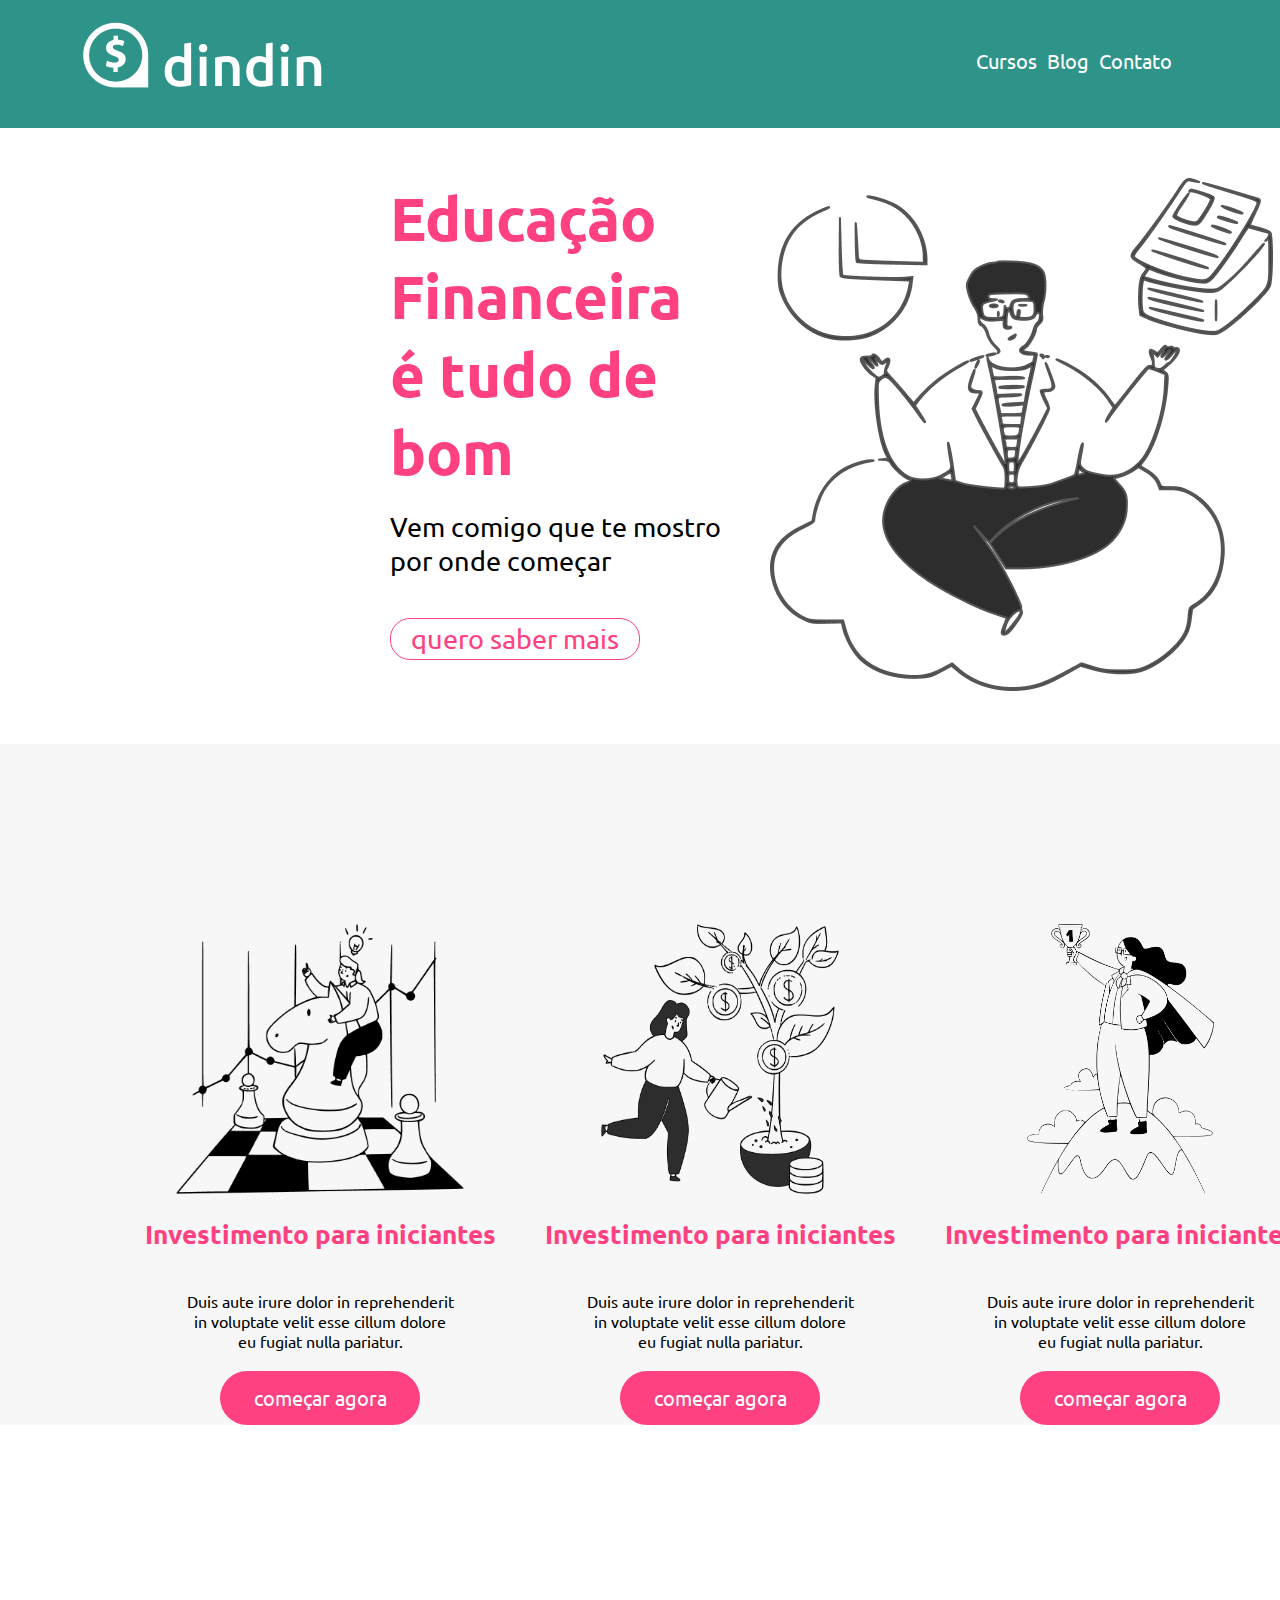
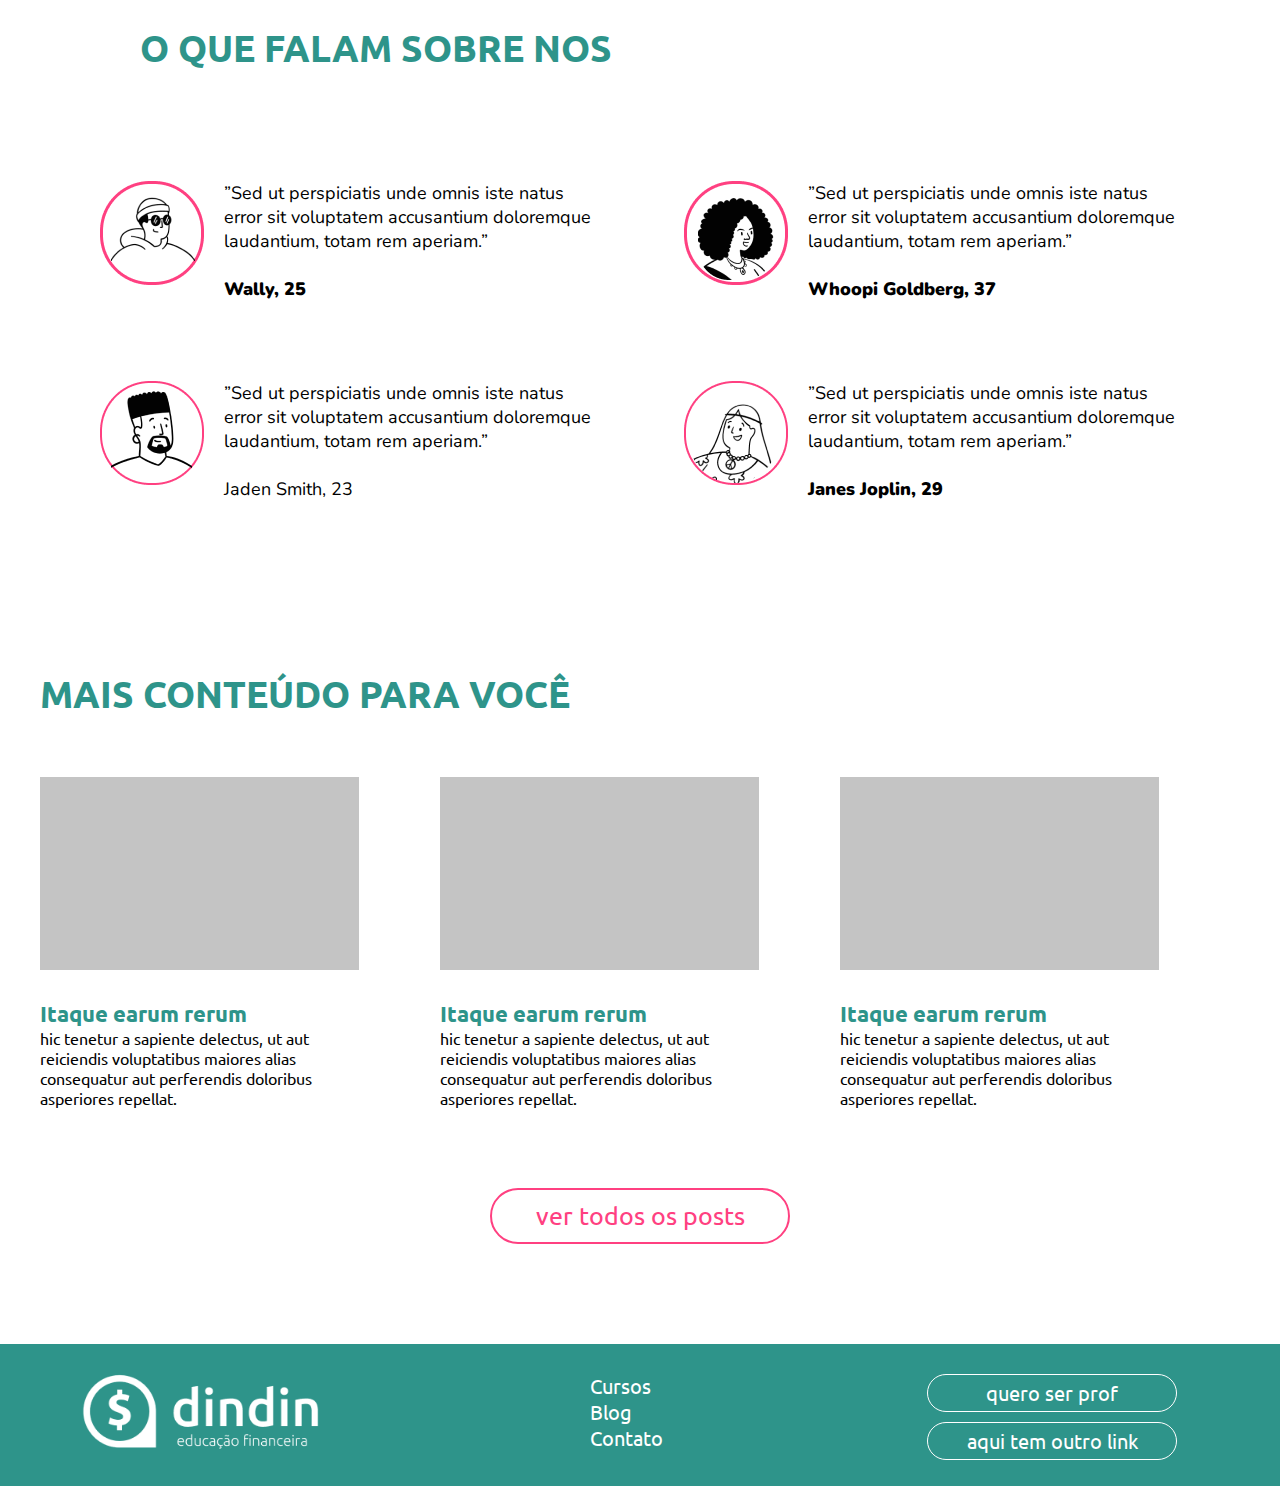
<file: index.html>
<!DOCTYPE html>
<html lang="en">
<head>
    <meta charset="UTF-8">
    <meta http-equiv="X-UA-Compatible" content="IE=edge">
    <meta name="viewport" content="width=device-width, initial-scale=1.0">
    <title>Dindin - Educação Financeira</title>
    <link rel="preconnect" href="https://fonts.googleapis.com">
    <link rel="preconnect" href="https://fonts.gstatic.com" crossorigin>
    <link href="https://fonts.googleapis.com/css2?family=Shadows+Into+Light&family=Ubuntu:wght@400;500;700&display=swap" rel="stylesheet">
    <link rel="preconnect" href="https://fonts.googleapis.com">
    <link rel="preconnect" href="https://fonts.gstatic.com" crossorigin>
    <link href="https://fonts.googleapis.com/css2?family=Nunito&family=Shadows+Into+Light&family=Ubuntu:wght@400;500;700&display=swap" rel="stylesheet">
    <link rel="stylesheet" href="./style.css">
</head>
<body>
        <!--Menu Header-->
        <header class="header">
      
            <a href="index.html"><img src="../img/logo-header.png" alt="" width="244"></a>
          <ul>
            <li><a href="cursos.html">Cursos</a></li>
            <li><a href="blog.html">Blog</a></li>
            <li><a href="contato.html">Contato</a></li>
          </ul>
          
        </header>
       
       
 <!--Parte 1-->


          <main>
        <div class="principal1">
            <div>
                <h1>Educação Financeira <br> é tudo de bom</h1>
                <p>Vem comigo que te mostro por onde começar</p>
                <p id="botao"><a href="#">quero saber mais</a></p>
            </div>
            <div>
                 <img src="../img/ilustra-banner.png">
            </div>           
        </div>
          </main>



<!--Parte 2 -->
        


          <section>
            <div class="principal2">
                <ul>
                    <li>
                        <img     src="../img/ilustra-poupando.png" alt="" width="288" height="270">
                        <h3>Investimento para iniciantes</h3>
                        <p class="paragrafo">Duis aute irure dolor in reprehenderit in voluptate velit esse cillum dolore eu fugiat nulla pariatur.</p>
                        <p class="botao-vermelho">começar agora</p>
                    </li>
                    <li>
                        <img src="../img/ilustra-investimento.png" alt="" width="238" height="270">
                        <h3>Investimento para iniciantes</h3>
                        <p class="paragrafo">Duis aute irure dolor in reprehenderit in voluptate velit esse cillum dolore eu fugiat nulla pariatur.</p>
                        <p class="botao-vermelho">começar agora</p>
                    </li>
                    <li>
                        <img src="../img/ilustra-independencia.png" alt="" width="187" height="270">
                        <h3>Investimento para iniciantes</h3>
                        <p class="paragrafo">Duis aute irure dolor in reprehenderit in voluptate velit esse cillum dolore eu fugiat nulla pariatur.</p>
                        <p class="botao-vermelho">começar agora</p>
                    </li>
                </ul>

            </div>
          </section>
       <!--Sobre nos-->
          <section class="principal3">
            
            <div>
                <h3>O QUE FALAM SOBRE NOS</h3>
            </div>

            <div>
                <ul>
                    <li>
                        <img src="../img/icon-wally.png" alt="" width="104" height="104">
                        <p>”Sed ut perspiciatis unde omnis iste natus error sit voluptatem accusantium doloremque laudantium, totam rem aperiam.” <br><br><span>Wally, 25</span></p>
                    </li>
                        
                    <li>
                        <img src="../img/icon-whoopi.png" alt="" width="104" height="104">
                        <p>”Sed ut perspiciatis unde omnis iste natus error sit voluptatem accusantium doloremque laudantium, totam rem aperiam.” <br><br><span>Whoopi Goldberg, 37</span></p>
                    </li>
                </ul>
                <ul>
                    <li>
                        <img src="../img/icon-jaden.png" alt="" width="104" height="104">
                        <p>”Sed ut perspiciatis unde omnis iste natus error sit voluptatem accusantium doloremque laudantium, totam rem aperiam.” <br><br><span></span>Jaden Smith, 23</span></p>
                    </li>

                    <li>
                        <img src="../img/icon-jane.png" alt="" width="104" height="104">
                        <p>”Sed ut perspiciatis unde omnis iste natus error sit voluptatem accusantium doloremque laudantium, totam rem aperiam.” <br><br><span>Janes Joplin, 29</span></p>
                    </li>
                </ul>
            </div>
          </section>
    <!--Mais conteúdo-->
    <section class="principal4">
       
        
           
            <div>
                <h4>MAIS CONTEÚDO PARA VOCÊ</h4>
            </div>

        <div>
            <ul>
                <li>
                    <div class="quadrado"></div>
                    <h3>Itaque earum rerum</h3>
                    <p class="paragrafo4">hic tenetur a sapiente delectus, ut aut reiciendis voluptatibus maiores alias consequatur aut perferendis doloribus asperiores repellat.</p>
                    
                </li>
                <li>
                    <div class="quadrado"></div>
                    <h3>Itaque earum rerum</h3>
                    <p class="paragrafo4">hic tenetur a sapiente delectus, ut aut reiciendis voluptatibus maiores alias consequatur aut perferendis doloribus asperiores repellat.</p>
                    
                </li>
                <li>
                    <div class="quadrado"></div>
                    <h3>Itaque earum rerum</h3>
                    <p class="paragrafo4">hic tenetur a sapiente delectus, ut aut reiciendis voluptatibus maiores alias consequatur aut perferendis doloribus asperiores repellat.</p>
                   
                </li>
            </ul>

        </div>
      </section>

      <div class="ver-posts">
        <p>ver todos os posts</p>
      </div>











       <!-- <section>
        
        <div class="sobre-nos">
            <h3>O QUE FALAM SOBRE NÓS</h3>
            <ul>
                <li>
                    <img src="../img/icon-wally.png" alt="">
                    <p>”Sed ut perspiciatis unde omnis iste natus error sit voluptatem accusantium doloremque laudantium, totam rem aperiam.” <br> Wally, 25</p>
                </li>
                <li>
                    <img src="../img/icon-whoopi.png" alt="">
                    <p>”Sed ut perspiciatis unde omnis iste natus error sit voluptatem accusantium doloremque laudantium, totam rem aperiam.” <br> Whoopi Goldberg, 37</p>
                </li>
            </ul>
            <ul>
                <li>
                    <img src="../img/icon-jaden.png" alt="">
                    <p>”Sed ut perspiciatis unde omnis iste natus error sit voluptatem accusantium doloremque laudantium, totam rem aperiam.” <br> Jaden Smith, 23</p>
                </li>
                <li>
                    <img src="../img/icon-jane.png" alt="">
                    <p>”Sed ut perspiciatis unde omnis iste natus error sit voluptatem accusantium doloremque laudantium, totam rem aperiam.” <br> Janes Joplin, 29</p>
                </li>         
            </ul>
        </div>


       </section> -->





       <footer>
           <img src="../img/logo-footer.png" width="244" alt="logo-footer">
           <ul class="menu2">
            <li><a href="cursos.html">Cursos</a></li>
            <li><a href="blog.html">Blog</a></li>
            <li><a href="contato.html">Contato</a></li>
           </ul>
                 <ul class="botoes">
                   <a href=""><li>quero ser prof</li></a>
                   <a href=""><li>aqui tem outro link</li></a>
                </ul>
       </footer>       

</body>
</html>
</file>
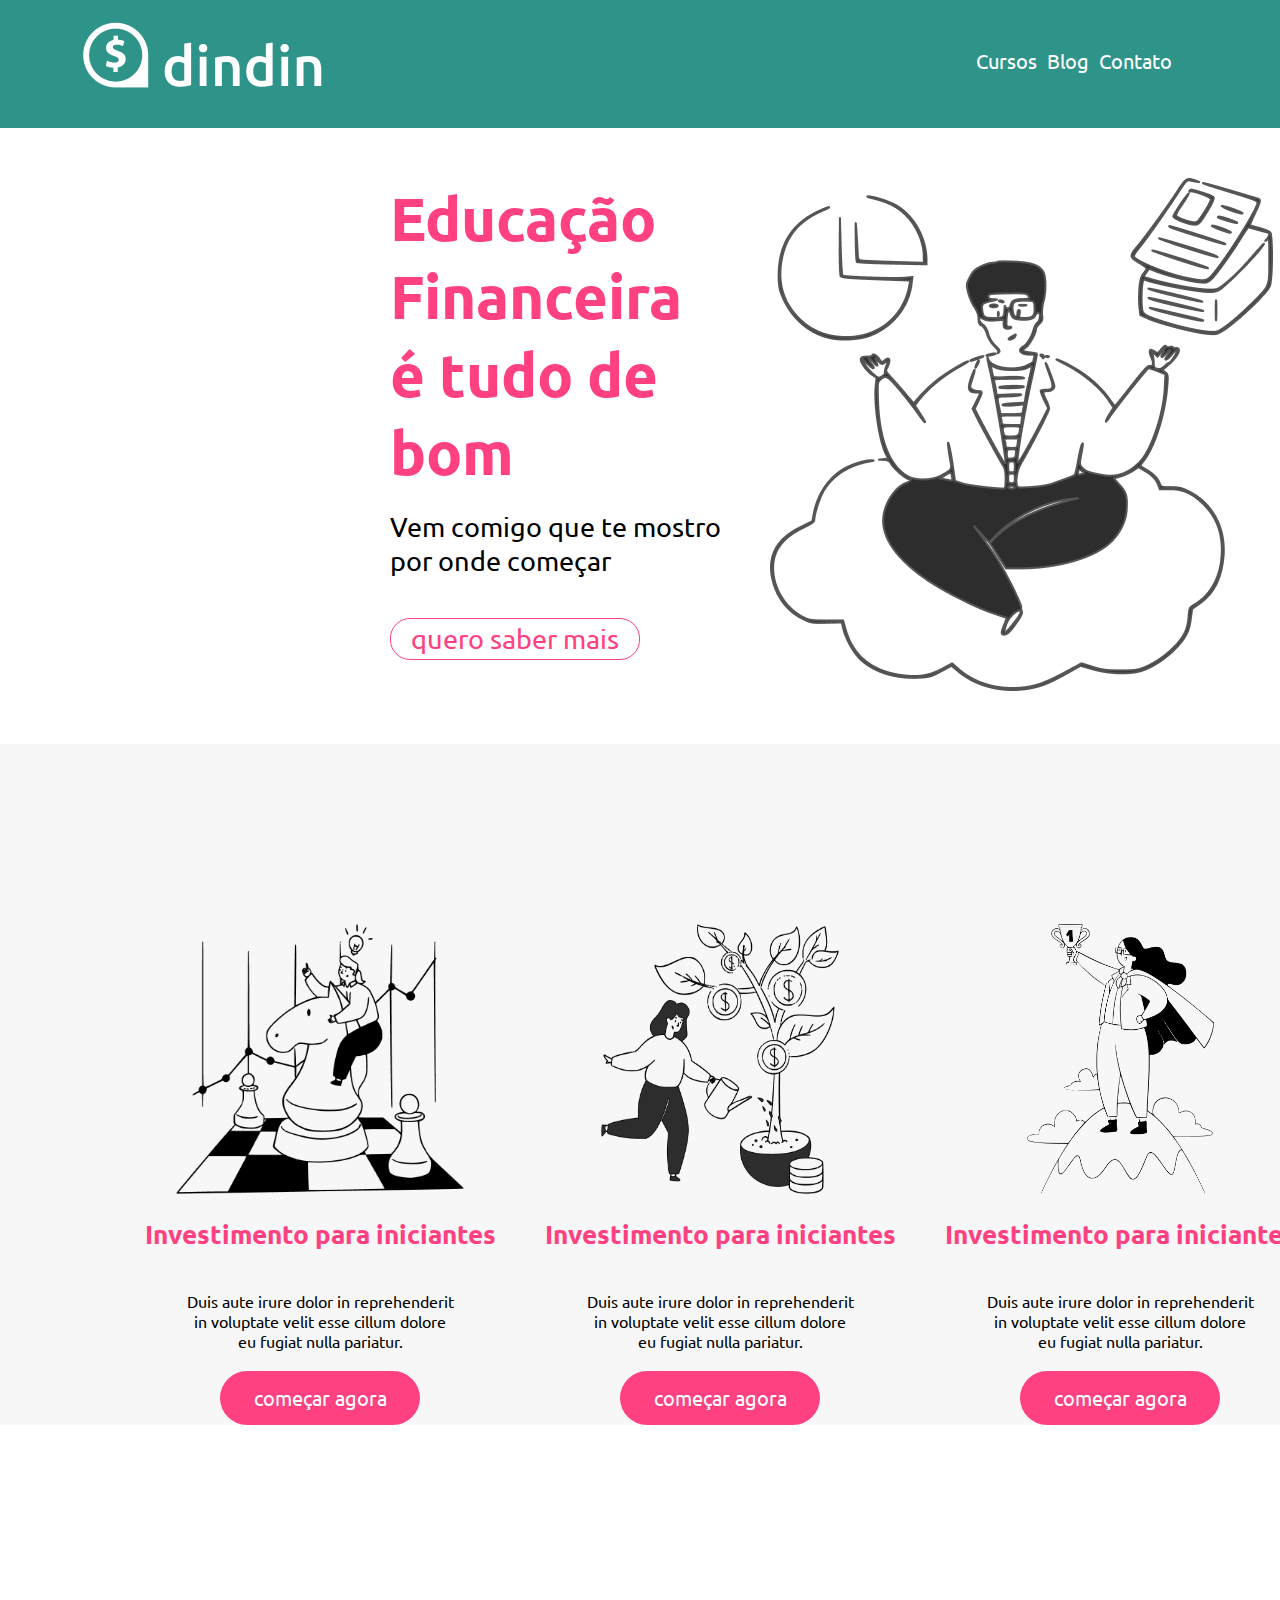
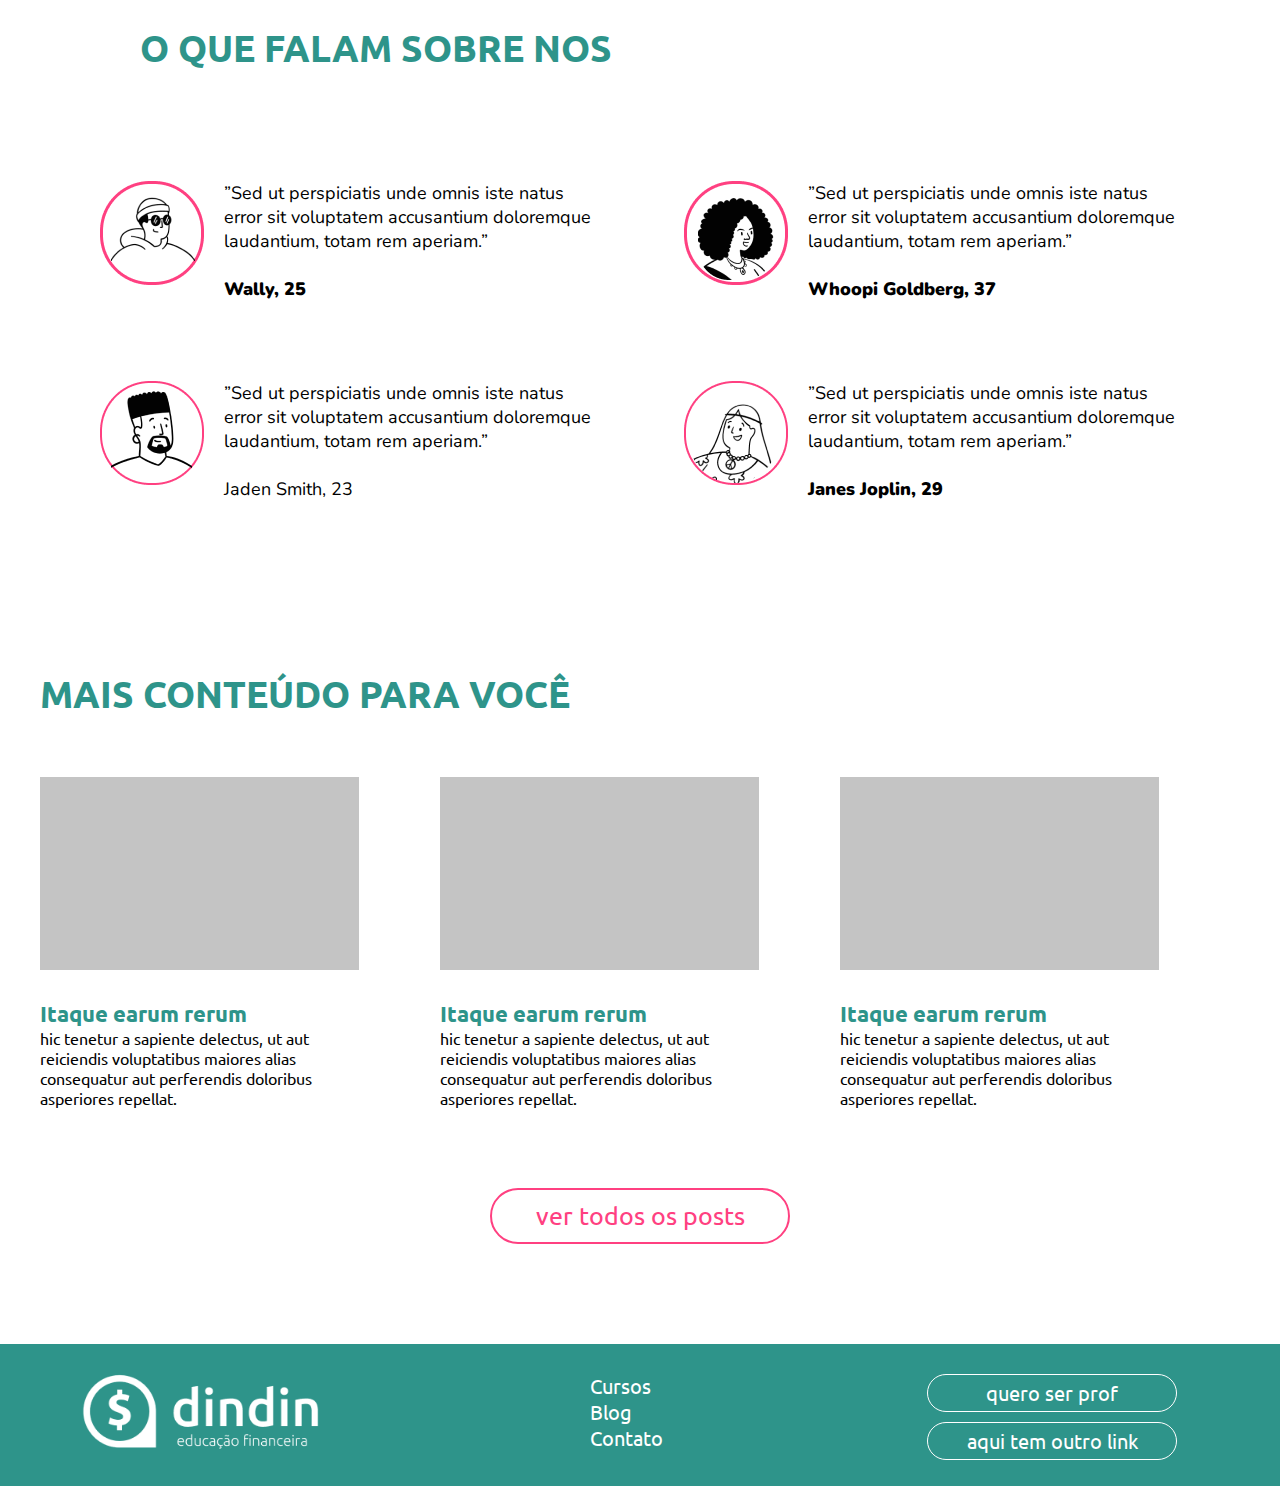
<file: html/index.html>
<!DOCTYPE html>
<html lang="en">
<head>
    <meta charset="UTF-8">
    <meta http-equiv="X-UA-Compatible" content="IE=edge">
    <meta name="viewport" content="width=device-width, initial-scale=1.0">
    <title>Dindin - Educação Financeira</title>
    <link rel="preconnect" href="https://fonts.googleapis.com">
    <link rel="preconnect" href="https://fonts.gstatic.com" crossorigin>
    <link href="https://fonts.googleapis.com/css2?family=Shadows+Into+Light&family=Ubuntu:wght@400;500;700&display=swap" rel="stylesheet">
    <link rel="preconnect" href="https://fonts.googleapis.com">
    <link rel="preconnect" href="https://fonts.gstatic.com" crossorigin>
    <link href="https://fonts.googleapis.com/css2?family=Nunito&family=Shadows+Into+Light&family=Ubuntu:wght@400;500;700&display=swap" rel="stylesheet">
    <link rel="stylesheet" href="../css/page1.css">
</head>
<body>
        <!--Menu Header-->
        <header class="header">
      
            <a href="index.html"><img src="../img/logo-header.png" alt="" width="244"></a>
          <ul>
            <li><a href="cursos.html">Cursos</a></li>
            <li><a href="blog.html">Blog</a></li>
            <li><a href="contato.html">Contato</a></li>
          </ul>
          
        </header>
       
       
 <!--Parte 1-->


          <main>
        <div class="principal1">
            <div>
                <h1>Educação Financeira <br> é tudo de bom</h1>
                <p>Vem comigo que te mostro por onde começar</p>
                <p id="botao"><a href="#">quero saber mais</a></p>
            </div>
            <div>
                 <img src="../img/ilustra-banner.png">
            </div>           
        </div>
          </main>



<!--Parte 2 -->
        


          <section>
            <div class="principal2">
                <ul>
                    <li>
                        <img     src="../img/ilustra-poupando.png" alt="" width="288" height="270">
                        <h3>Investimento para iniciantes</h3>
                        <p class="paragrafo">Duis aute irure dolor in reprehenderit in voluptate velit esse cillum dolore eu fugiat nulla pariatur.</p>
                        <p class="botao-vermelho">começar agora</p>
                    </li>
                    <li>
                        <img src="../img/ilustra-investimento.png" alt="" width="238" height="270">
                        <h3>Investimento para iniciantes</h3>
                        <p class="paragrafo">Duis aute irure dolor in reprehenderit in voluptate velit esse cillum dolore eu fugiat nulla pariatur.</p>
                        <p class="botao-vermelho">começar agora</p>
                    </li>
                    <li>
                        <img src="../img/ilustra-independencia.png" alt="" width="187" height="270">
                        <h3>Investimento para iniciantes</h3>
                        <p class="paragrafo">Duis aute irure dolor in reprehenderit in voluptate velit esse cillum dolore eu fugiat nulla pariatur.</p>
                        <p class="botao-vermelho">começar agora</p>
                    </li>
                </ul>

            </div>
          </section>
       <!--Sobre nos-->
          <section class="principal3">
            
            <div>
                <h3>O QUE FALAM SOBRE NOS</h3>
            </div>

            <div>
                <ul>
                    <li>
                        <img src="../img/icon-wally.png" alt="" width="104" height="104">
                        <p>”Sed ut perspiciatis unde omnis iste natus error sit voluptatem accusantium doloremque laudantium, totam rem aperiam.” <br><br><span>Wally, 25</span></p>
                    </li>
                        
                    <li>
                        <img src="../img/icon-whoopi.png" alt="" width="104" height="104">
                        <p>”Sed ut perspiciatis unde omnis iste natus error sit voluptatem accusantium doloremque laudantium, totam rem aperiam.” <br><br><span>Whoopi Goldberg, 37</span></p>
                    </li>
                </ul>
                <ul>
                    <li>
                        <img src="../img/icon-jaden.png" alt="" width="104" height="104">
                        <p>”Sed ut perspiciatis unde omnis iste natus error sit voluptatem accusantium doloremque laudantium, totam rem aperiam.” <br><br><span></span>Jaden Smith, 23</span></p>
                    </li>

                    <li>
                        <img src="../img/icon-jane.png" alt="" width="104" height="104">
                        <p>”Sed ut perspiciatis unde omnis iste natus error sit voluptatem accusantium doloremque laudantium, totam rem aperiam.” <br><br><span>Janes Joplin, 29</span></p>
                    </li>
                </ul>
            </div>
          </section>
    <!--Mais conteúdo-->
    <section class="principal4">
       
        
           
            <div>
                <h4>MAIS CONTEÚDO PARA VOCÊ</h4>
            </div>

        <div>
            <ul>
                <li>
                    <div class="quadrado"></div>
                    <h3>Itaque earum rerum</h3>
                    <p class="paragrafo4">hic tenetur a sapiente delectus, ut aut reiciendis voluptatibus maiores alias consequatur aut perferendis doloribus asperiores repellat.</p>
                    
                </li>
                <li>
                    <div class="quadrado"></div>
                    <h3>Itaque earum rerum</h3>
                    <p class="paragrafo4">hic tenetur a sapiente delectus, ut aut reiciendis voluptatibus maiores alias consequatur aut perferendis doloribus asperiores repellat.</p>
                    
                </li>
                <li>
                    <div class="quadrado"></div>
                    <h3>Itaque earum rerum</h3>
                    <p class="paragrafo4">hic tenetur a sapiente delectus, ut aut reiciendis voluptatibus maiores alias consequatur aut perferendis doloribus asperiores repellat.</p>
                   
                </li>
            </ul>

        </div>
      </section>

      <div class="ver-posts">
        <p>ver todos os posts</p>
      </div>











       <!-- <section>
        
        <div class="sobre-nos">
            <h3>O QUE FALAM SOBRE NÓS</h3>
            <ul>
                <li>
                    <img src="../img/icon-wally.png" alt="">
                    <p>”Sed ut perspiciatis unde omnis iste natus error sit voluptatem accusantium doloremque laudantium, totam rem aperiam.” <br> Wally, 25</p>
                </li>
                <li>
                    <img src="../img/icon-whoopi.png" alt="">
                    <p>”Sed ut perspiciatis unde omnis iste natus error sit voluptatem accusantium doloremque laudantium, totam rem aperiam.” <br> Whoopi Goldberg, 37</p>
                </li>
            </ul>
            <ul>
                <li>
                    <img src="../img/icon-jaden.png" alt="">
                    <p>”Sed ut perspiciatis unde omnis iste natus error sit voluptatem accusantium doloremque laudantium, totam rem aperiam.” <br> Jaden Smith, 23</p>
                </li>
                <li>
                    <img src="../img/icon-jane.png" alt="">
                    <p>”Sed ut perspiciatis unde omnis iste natus error sit voluptatem accusantium doloremque laudantium, totam rem aperiam.” <br> Janes Joplin, 29</p>
                </li>         
            </ul>
        </div>


       </section> -->





       <footer>
           <img src="../img/logo-footer.png" width="244" alt="logo-footer">
           <ul class="menu2">
            <li><a href="cursos.html">Cursos</a></li>
            <li><a href="blog.html">Blog</a></li>
            <li><a href="contato.html">Contato</a></li>
           </ul>
                 <ul class="botoes">
                   <a href=""><li>quero ser prof</li></a>
                   <a href=""><li>aqui tem outro link</li></a>
                </ul>
       </footer>       

</body>
</html>
</file>
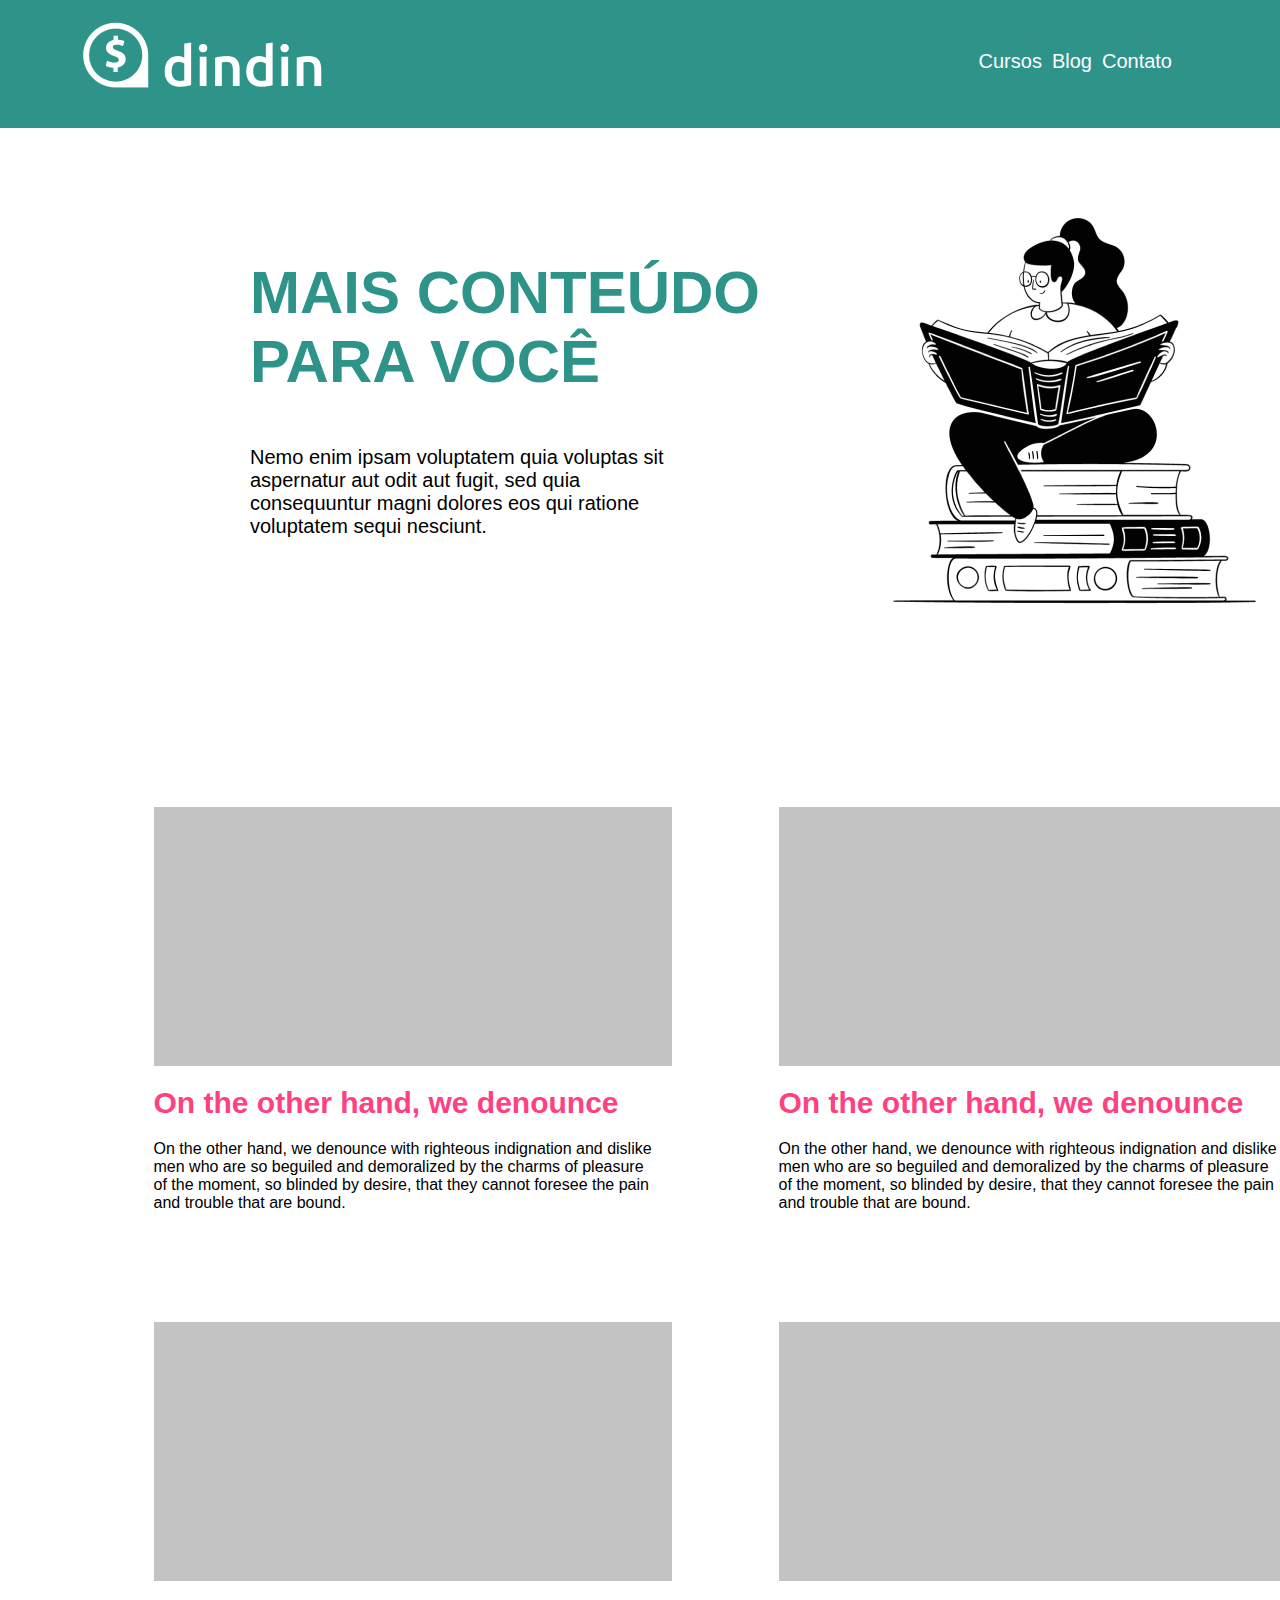
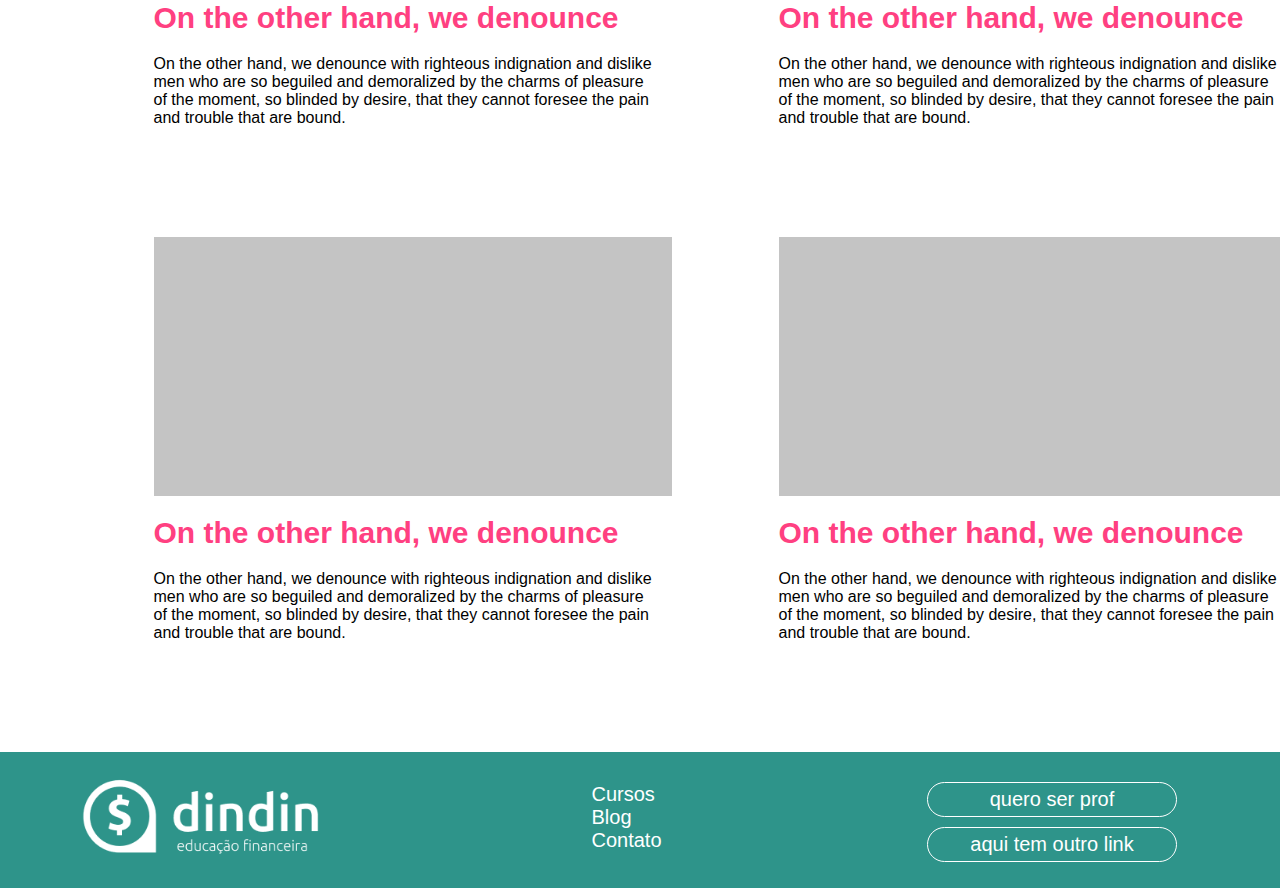
<file: blog.html>
<!DOCTYPE html>
<html lang="en">
<head>
    <meta charset="UTF-8">
    <meta http-equiv="X-UA-Compatible" content="IE=edge">
    <meta name="viewport" content="width=device-width, initial-scale=1.0">
    <link rel="stylesheet" href="./style.css">
    <title>Dindin - Blog</title>
</head>
<body>
               <!--Menu Header-->
               <header class="header">
                <a href="index.html"><img src="../img/logo-header.png" width="244"></a>       
                   <ul class="nav">
                       <li><a href="cursos.html">Cursos</a></li>
                       <li><a href="blog.html">Blog</a></li>
                       <li><a href="contato.html">Contato</a></li>
                   </ul>
               </header>
           
               <main>
                <div class="principal-blog">
                    <div>
                        <h1>MAIS CONTEÚDO<br>PARA VOCÊ</h1>
                        <p>Nemo enim ipsam voluptatem quia voluptas sit aspernatur aut odit aut fugit, sed quia consequuntur magni dolores eos qui ratione voluptatem sequi nesciunt. </p>
                    </div>
                    <div>
                         <img src="../img/ilustra-blog.png">
                    </div>           
                </div>
                  </main>

                  <section >
                    <div class="section-blog">
                    <ul>
                        <li>
                           <a href="post.html"><div class="quadrado-blog"></div>
                            <h3>On the other hand, we denounce</h3>
                            <p class="paragrafo-blog">On the other hand, we denounce with righteous indignation and dislike men who are so beguiled and demoralized by the charms of pleasure of the moment, so blinded by desire, that they cannot foresee the pain and trouble that are bound.</a></p>
                        </li>

                        <li>
                            <div class="quadrado-blog"></div>
                            <h3>On the other hand, we denounce</h3>
                            <p class="paragrafo-blog">On the other hand, we denounce with righteous indignation and dislike men who are so beguiled and demoralized by the charms of pleasure of the moment, so blinded by desire, that they cannot foresee the pain and trouble that are bound.</p>
                        </li>

                        <li>
                            <div class="quadrado-blog"></div>
                            <h3>On the other hand, we denounce</h3>
                            <p class="paragrafo-blog">On the other hand, we denounce with righteous indignation and dislike men who are so beguiled and demoralized by the charms of pleasure of the moment, so blinded by desire, that they cannot foresee the pain and trouble that are bound.</p>
                        </li>
                        
                    </ul>

                    <ul>
                        <li>
                            <div class="quadrado-blog"></div>
                            <h3>On the other hand, we denounce</h3>
                            <p class="paragrafo-blog">On the other hand, we denounce with righteous indignation and dislike men who are so beguiled and demoralized by the charms of pleasure of the moment, so blinded by desire, that they cannot foresee the pain and trouble that are bound.</p>
                        </li>

                        <li>
                            <div class="quadrado-blog"></div>
                            <h3>On the other hand, we denounce</h3>
                            <p class="paragrafo-blog">On the other hand, we denounce with righteous indignation and dislike men who are so beguiled and demoralized by the charms of pleasure of the moment, so blinded by desire, that they cannot foresee the pain and trouble that are bound.</p>
                        </li>

                        <li>
                            <div class="quadrado-blog"></div>
                            <h3>On the other hand, we denounce</h3>
                            <p class="paragrafo-blog">On the other hand, we denounce with righteous indignation and dislike men who are so beguiled and demoralized by the charms of pleasure of the moment, so blinded by desire, that they cannot foresee the pain and trouble that are bound.</p>
                        </li>

                    </ul>
                </div>
                  </section>
           
           <footer>
               <img src="../img/logo-footer.png" width="244" alt="logo-footer">
               <ul class="menu2">
                <li><a href="cursos.html">Cursos</a></li>
                <li><a href="blog.html">Blog</a></li>
                <li><a href="contato.html">Contato</a></li>
               </ul>
                     <ul class="botoes">
                       <a href=""><li>quero ser prof</li></a>
                       <a href=""><li>aqui tem outro link</li></a>
                    </ul>
           </footer>       
    
</body>
</html>
</file>
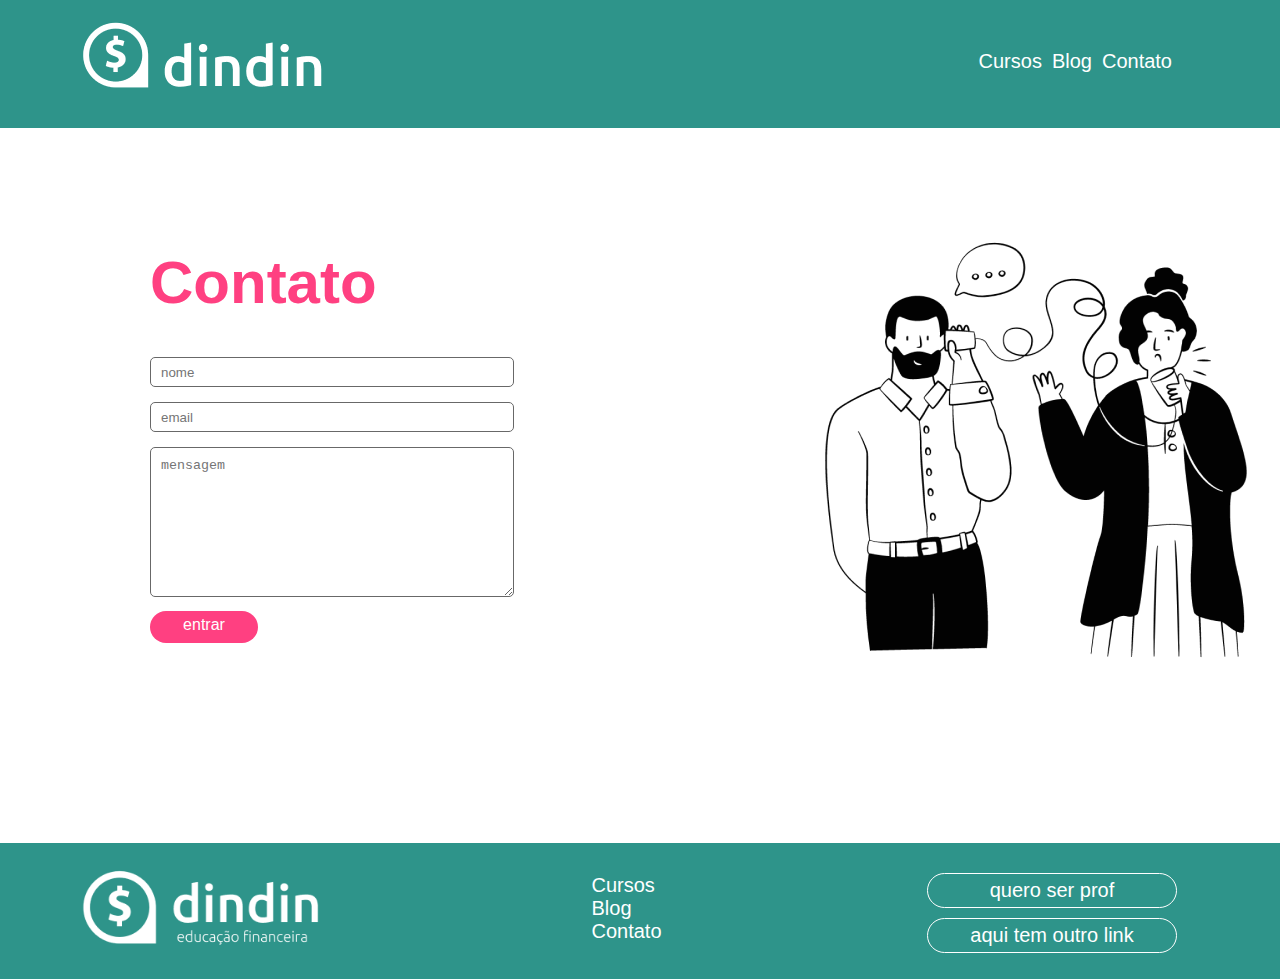
<file: contato.html>
<!DOCTYPE html>
<html lang="en">
<head>
    <meta charset="UTF-8">
    <meta http-equiv="X-UA-Compatible" content="IE=edge">
    <meta name="viewport" content="width=device-width, initial-scale=1.0">
    <link rel="stylesheet" href="./style.css">
    <title>Dindin - Contato</title>
</head>
<body>
        <!--Menu Header-->
        <section>
        <header class="header">
            <a href="index.html"><img src="../img/logo-header.png" width="244"></a>       
               <ul class="nav">
                   <li><a href="cursos.html">Cursos</a></li>
                   <li><a href="blog.html">Blog</a></li>
                   <li><a href="contato.html">Contato</a></li>
               </ul>
           </header>
       
       
          <main class="contato">
            <div class="panel">
                <h3>Contato</h3>
                <form>
                    <input class="name" type="text" placeholder="nome"/> <br>
                    <input class="mail" type="email" placeholder="email"/> <br>   
                        <textarea name="descricao" placeholder="mensagem" rows="10" cols="50" style="max-width: 364px; max-height: 150px; min-width: 364px; min-height: 150px;"></textarea>
                        
                </form>  
                <p id="button">entrar</p>   
            </div>
            <div>
                <img class="contato-img" src="../img/ilustra-contato.png">
            </div>
          </main>
        </section>
       <footer>
           <img src="../img/logo-footer.png" width="244" alt="logo-footer">
           <ul class="menu2">
            <li><a href="cursos.html">Cursos</a></li>
            <li><a href="blog.html">Blog</a></li>
            <li><a href="contato.html">Contato</a></li>
           </ul>
                 <ul class="botoes">
                   <a href=""><li>quero ser prof</li></a>
                   <a href=""><li>aqui tem outro link</li></a>
                </ul>
       </footer>       

</body>
</html>
</file>
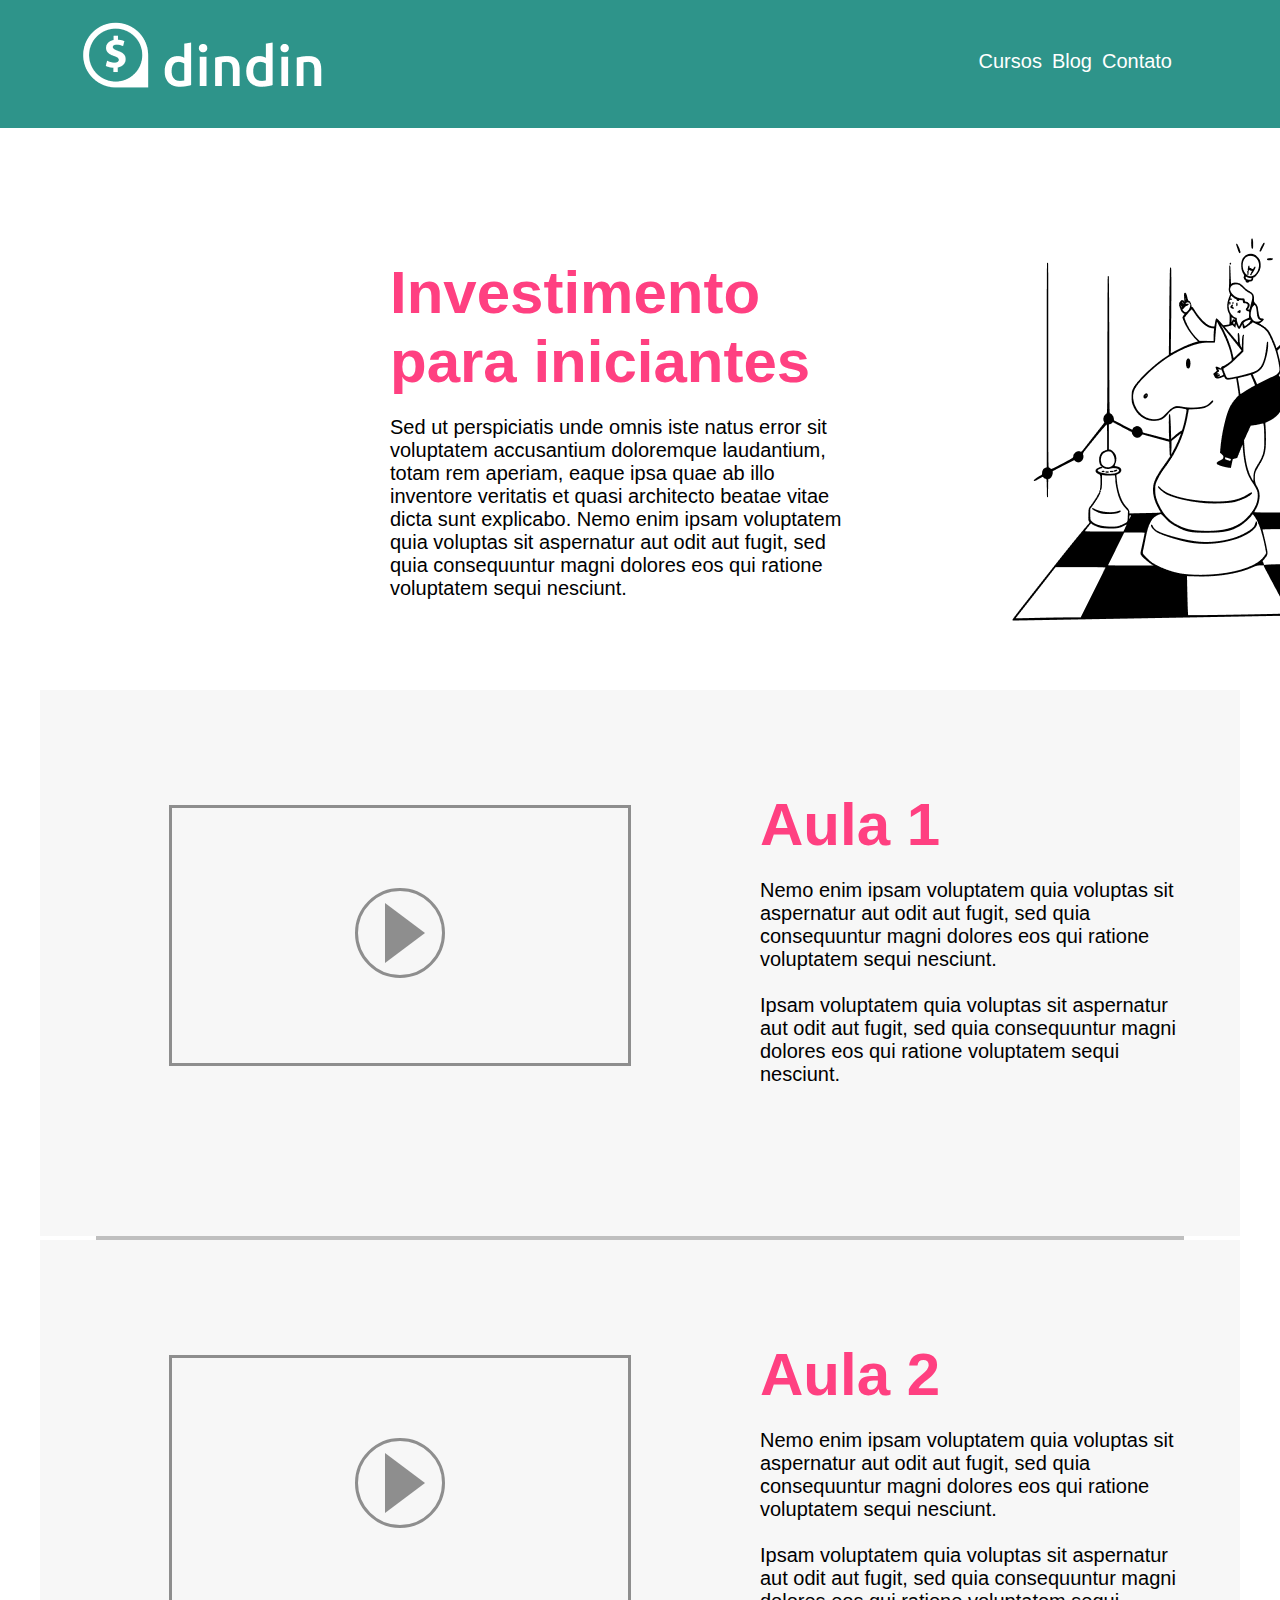
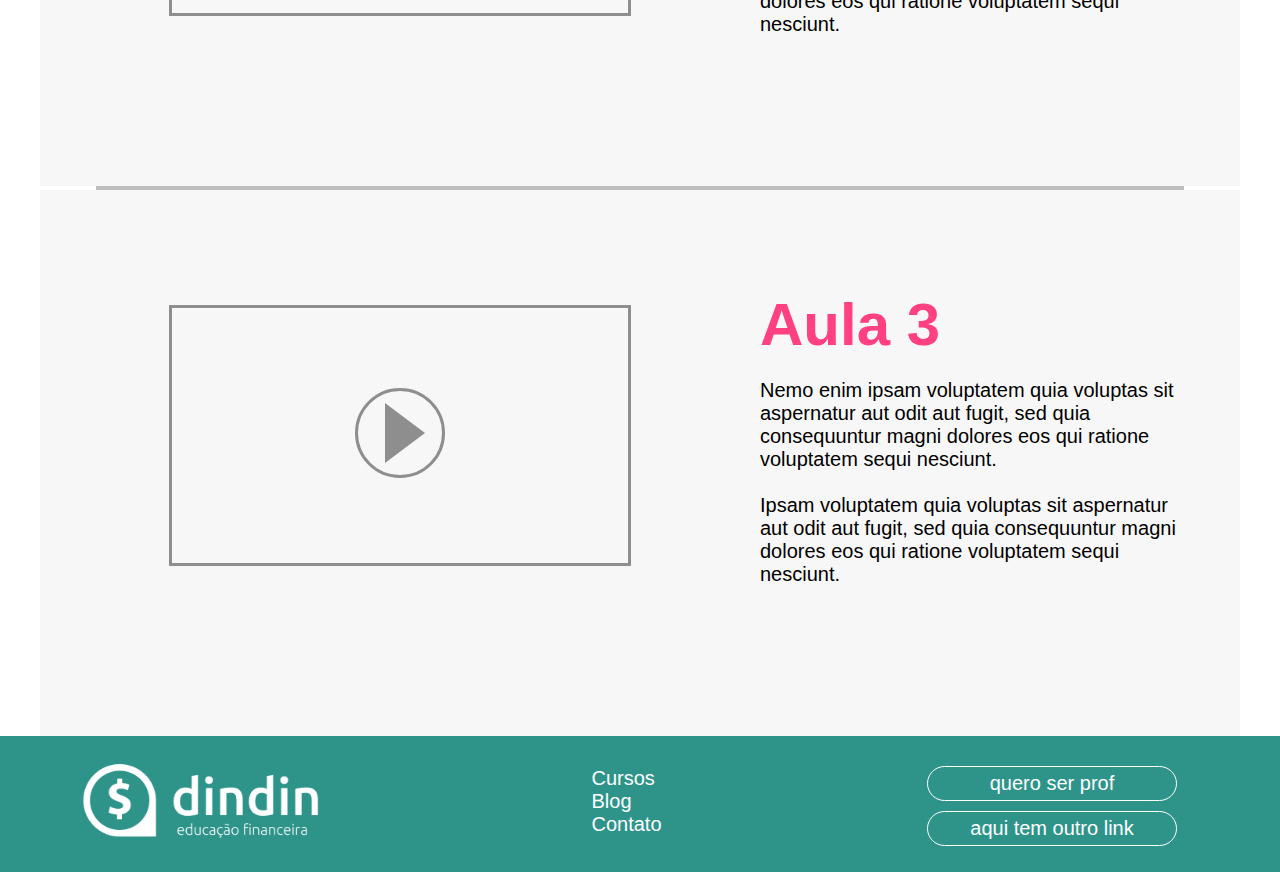
<file: curso.html>
<!DOCTYPE html>
<html lang="en">
<head>
    <meta charset="UTF-8">
    <meta http-equiv="X-UA-Compatible" content="IE=edge">
    <meta name="viewport" content="width=device-width, initial-scale=1.0">
    <link rel="stylesheet" href="./style.css">
    <title>Dindin - Curso</title>
</head>
<body>
            <!--Menu Header-->
            <header class="header">
                <a href="index.html"><img src="../img/logo-header.png" width="244"></a>         
                   <ul class="nav">
                       <li><a href="cursos.html">Cursos</a></li>
                       <li><a href="blog.html">Blog</a></li>
                       <li><a href="contato.html">Contato</a></li>
                   </ul>
               </header>
           
               <!-- Page 3 -->
               <!-- Part 1 -->
             <main>
            <div class="principal-investimentos">
                <div>
                    <h1>Investimento <br>para iniciantes</h1>
                    <p>Sed ut perspiciatis unde omnis iste natus error sit voluptatem accusantium doloremque laudantium, totam rem aperiam, eaque ipsa quae ab illo inventore veritatis et quasi architecto beatae vitae dicta sunt explicabo. Nemo enim ipsam voluptatem quia voluptas sit aspernatur aut odit aut fugit, sed quia consequuntur magni dolores eos qui ratione voluptatem sequi nesciunt. </p>
                </div>
                <div>
                     <img src="../img/ilustra-poupando.png">
                </div>           
            </div>
              </main>
              
              <!-- Part 2 -->

              <section>
                
            <div class="aulas">
    
    
                <div class="play">
                    <div class ="bol">
                        <div class="triang">                            
                        </div>
                    </div>
                </div>    

                <div class="aulas-texto">
                    <h3>Aula 1</h3>
                    <p>Nemo enim ipsam voluptatem quia voluptas sit aspernatur aut odit aut fugit, sed quia consequuntur magni dolores eos qui ratione voluptatem sequi nesciunt.
                        <br> 
                        <br>
                        Ipsam voluptatem quia voluptas sit aspernatur aut odit aut fugit, sed quia consequuntur magni dolores eos qui ratione voluptatem sequi nesciunt. </p>
                </div>      
               
                
       
            </div>

              </section>

              <div class="line"></div>

              <!--Part 3-->

              <section>
                
                <div class="aulas">
        
        
                    <div class="play">
                        <div class ="bol">
                            <div class="triang">                            
                            </div>
                        </div>
                    </div>       
    
                    <div class="aulas-texto">
                        <h3>Aula 2</h3>
                        <p>Nemo enim ipsam voluptatem quia voluptas sit aspernatur aut odit aut fugit, sed quia consequuntur magni dolores eos qui ratione voluptatem sequi nesciunt.
                            <br> 
                            <br>
                            Ipsam voluptatem quia voluptas sit aspernatur aut odit aut fugit, sed quia consequuntur magni dolores eos qui ratione voluptatem sequi nesciunt. </p>
                    </div>      
                   
                           
                </div>
    
                  </section>
    
                  <div class="line"></div>
           
                  <section>
                
                    <div class="aulas">
            
            
                        <div class="play">
                            <div class ="bol">
                                <div class="triang">                            
                                </div>
                            </div>
                        </div>       
        
                        <div class="aulas-texto">
                            <h3>Aula 3</h3>
                            <p>Nemo enim ipsam voluptatem quia voluptas sit aspernatur aut odit aut fugit, sed quia consequuntur magni dolores eos qui ratione voluptatem sequi nesciunt.
                                <br> 
                                <br>
                                Ipsam voluptatem quia voluptas sit aspernatur aut odit aut fugit, sed quia consequuntur magni dolores eos qui ratione voluptatem sequi nesciunt. </p>
                        </div>      
                       
                        
               
                    </div>
        
                      </section>
        
                      

           <footer>
               <img src="../img/logo-footer.png" width="244" alt="logo-footer">
               <ul class="menu2">
                <li><a href="cursos.html">Cursos</a></li>
                <li><a href="blog.html">Blog</a></li>
                <li><a href="contato.html">Contato</a></li>
               </ul>
                     <ul class="botoes">
                       <a href=""><li>quero ser prof</li></a>
                       <a href=""><li>aqui tem outro link</li></a>
                    </ul>
           </footer>       
    
       
</body>
</html>
</file>
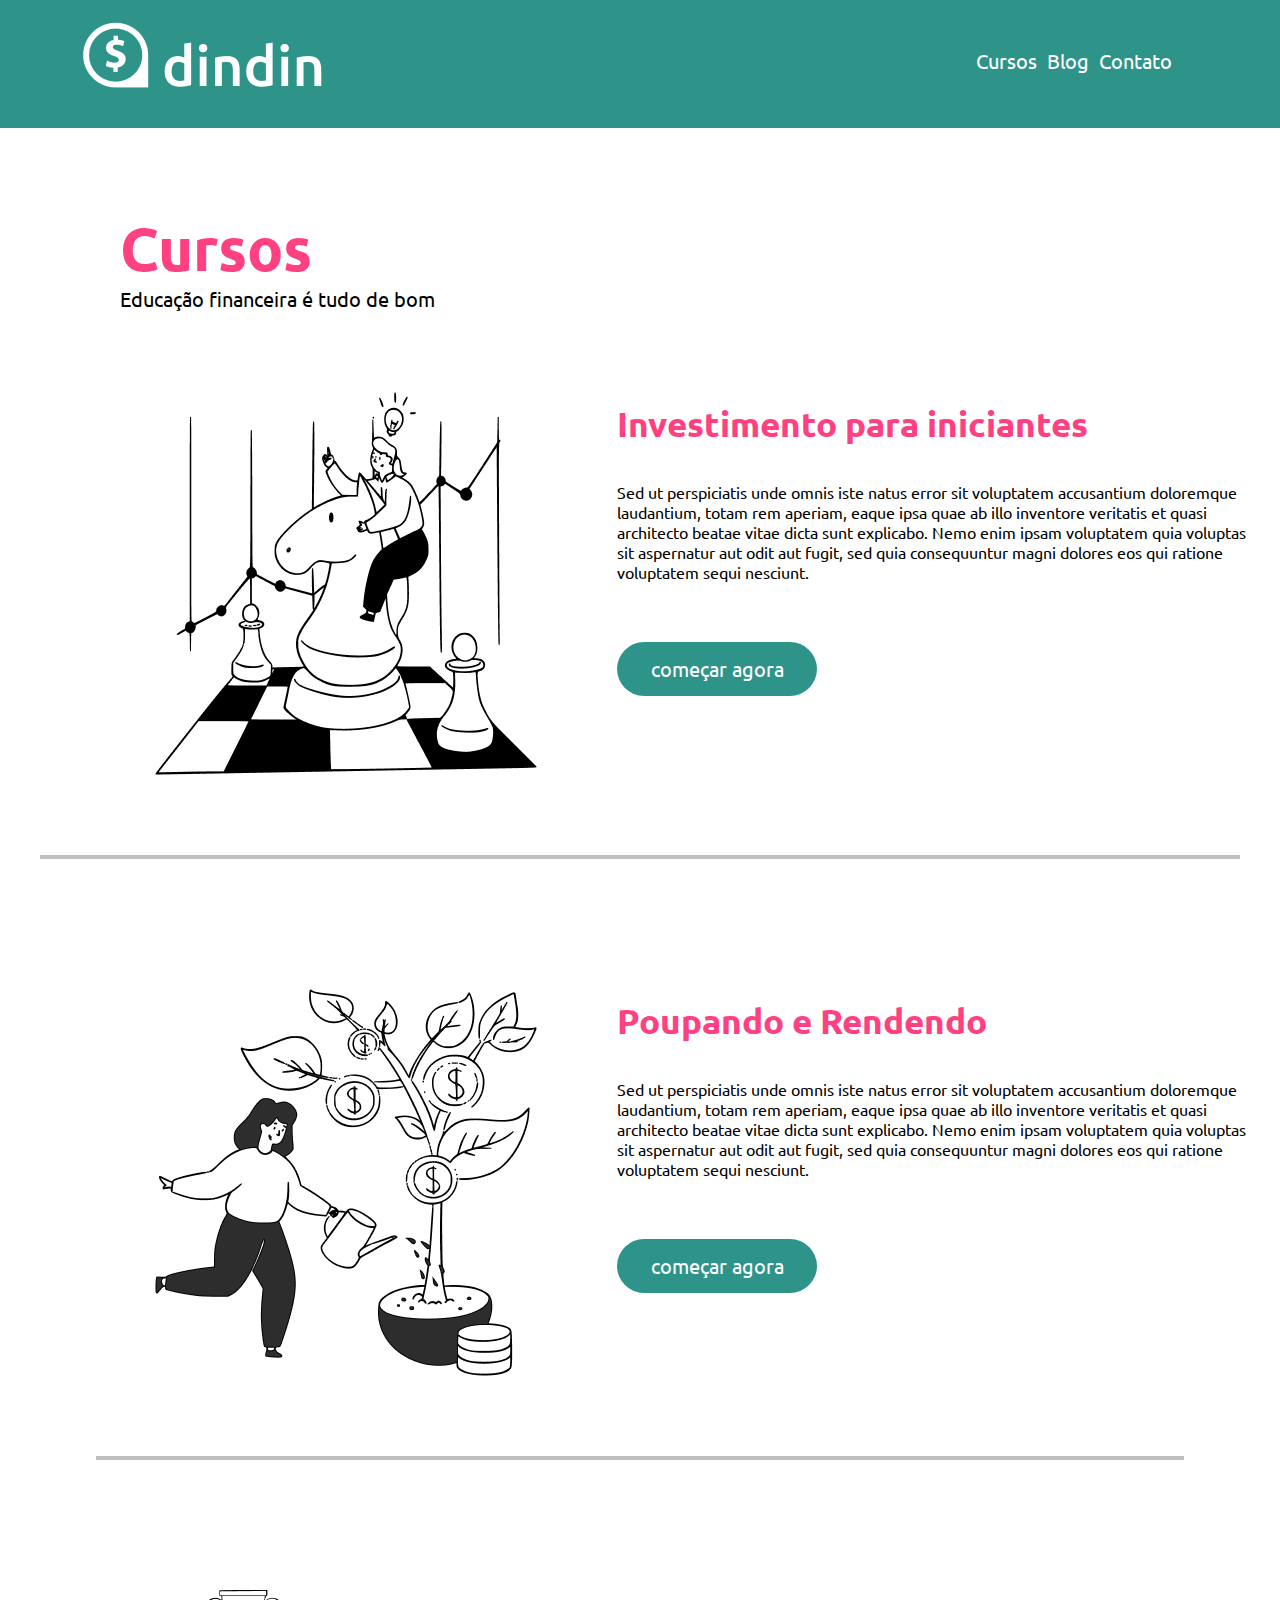
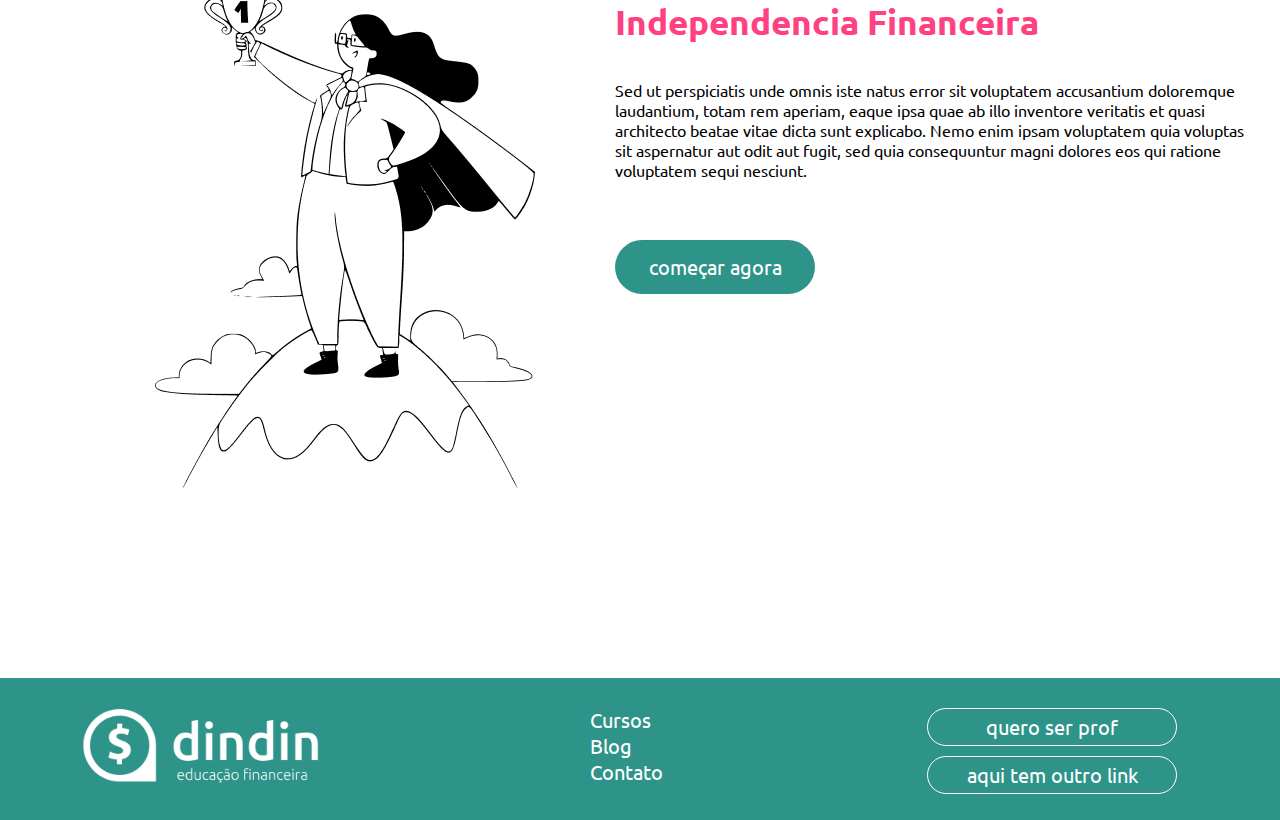
<file: cursos.html>
<!DOCTYPE html>
<html lang="en">
<head>
    <meta charset="UTF-8">
    <meta http-equiv="X-UA-Compatible" content="IE=edge">
    <meta name="viewport" content="width=device-width, initial-scale=1.0">
    <title>Dindin - Cursos</title>
    <link rel="preconnect" href="https://fonts.googleapis.com">
    <link rel="preconnect" href="https://fonts.gstatic.com" crossorigin>
    <link href="https://fonts.googleapis.com/css2?family=Shadows+Into+Light&family=Ubuntu:wght@400;500;700&display=swap" rel="stylesheet">
    <link rel="preconnect" href="https://fonts.googleapis.com">
    <link rel="preconnect" href="https://fonts.gstatic.com" crossorigin>
    <link href="https://fonts.googleapis.com/css2?family=Nunito&family=Shadows+Into+Light&family=Ubuntu:wght@400;500;700&display=swap" rel="stylesheet">
    <link rel="stylesheet" href="./style.css">
</head>
<body>
        <!--Menu Header-->
        <header class="header">
            <a href="index.html"><img src="../img/logo-header.png" width="244"></a>        
               <ul class="nav">
                   <li><a href="cursos.html">Cursos</a></li>
                   <li><a href="blog.html">Blog</a></li>
                   <li><a href="contato.html">Contato</a></li>
               </ul>
           </header>
       
           <!--Part 1-->

         <main id="ajust">
        <div class="pag2-part1">

            <div class="pag2-title">
                <h4>Cursos</h4>
                <p>Educação financeira é tudo de bom</p>
            </div>

        <div class="img1">
            <img src="../img/ilustra-poupando.png" alt=""> 
            <div class="content">
                <h3>Investimento para iniciantes</h3>
                <p class="paragraph1">Sed ut perspiciatis unde omnis iste natus error sit voluptatem accusantium doloremque laudantium, totam rem aperiam, eaque ipsa quae ab illo inventore veritatis et quasi architecto beatae vitae dicta sunt explicabo. Nemo enim ipsam voluptatem quia voluptas sit aspernatur aut odit aut fugit, sed quia consequuntur magni dolores eos qui ratione voluptatem sequi nesciunt.</p>
                <a href="curso.html"><p class="grn-btn">começar agora</p></a>
            </div>      
           
        </div>
   
        </div>
          </main>
          <div id="ajust" class="line"></div>

          <!-- Part 2 -->

       <section class="pag2-part2">

        <div id="ajust" class="img2">
            <img src="../img/ilustra-investimento.png" alt=""> 
            <div class="content2">
                <h3>Poupando e Rendendo</h3>
                <p class="paragraph2">Sed ut perspiciatis unde omnis iste natus error sit voluptatem accusantium doloremque laudantium, totam rem aperiam, eaque ipsa quae ab illo inventore veritatis et quasi architecto beatae vitae dicta sunt explicabo. Nemo enim ipsam voluptatem quia voluptas sit aspernatur aut odit aut fugit, sed quia consequuntur magni dolores eos qui ratione voluptatem sequi nesciunt.</p>
                <p class="grn-btn">começar agora</p>
            </div>      
           
        </div>

       </section>

       

       <div class="line"></div>

        <!-- Part 3 -->

       <section class="pag2-part3">

        <div id="ajust" class="img3">
            <img src="../img/ilustra-independencia.png" alt=""> 
            <div class="content3">
                <h3>Independencia Financeira</h3>
                <p class="paragraph3">Sed ut perspiciatis unde omnis iste natus error sit voluptatem accusantium doloremque laudantium, totam rem aperiam, eaque ipsa quae ab illo inventore veritatis et quasi architecto beatae vitae dicta sunt explicabo. Nemo enim ipsam voluptatem quia voluptas sit aspernatur aut odit aut fugit, sed quia consequuntur magni dolores eos qui ratione voluptatem sequi nesciunt.</p>
                <p class="grn-btn">começar agora</p>
            </div>      
           
        </div>

       </section>



       <footer>
           <img src="../img/logo-footer.png" width="244" alt="logo-footer">
           <ul class="menu2">
            <li><a href="cursos.html">Cursos</a></li>
            <li><a href="blog.html">Blog</a></li>
            <li><a href="contato.html">Contato</a></li>
           </ul>
                 <ul class="botoes">
                   <a href=""><li>quero ser prof</li></a>
                   <a href=""><li>aqui tem outro link</li></a>
                </ul>
       </footer>       

       
</body>
</html>
</file>
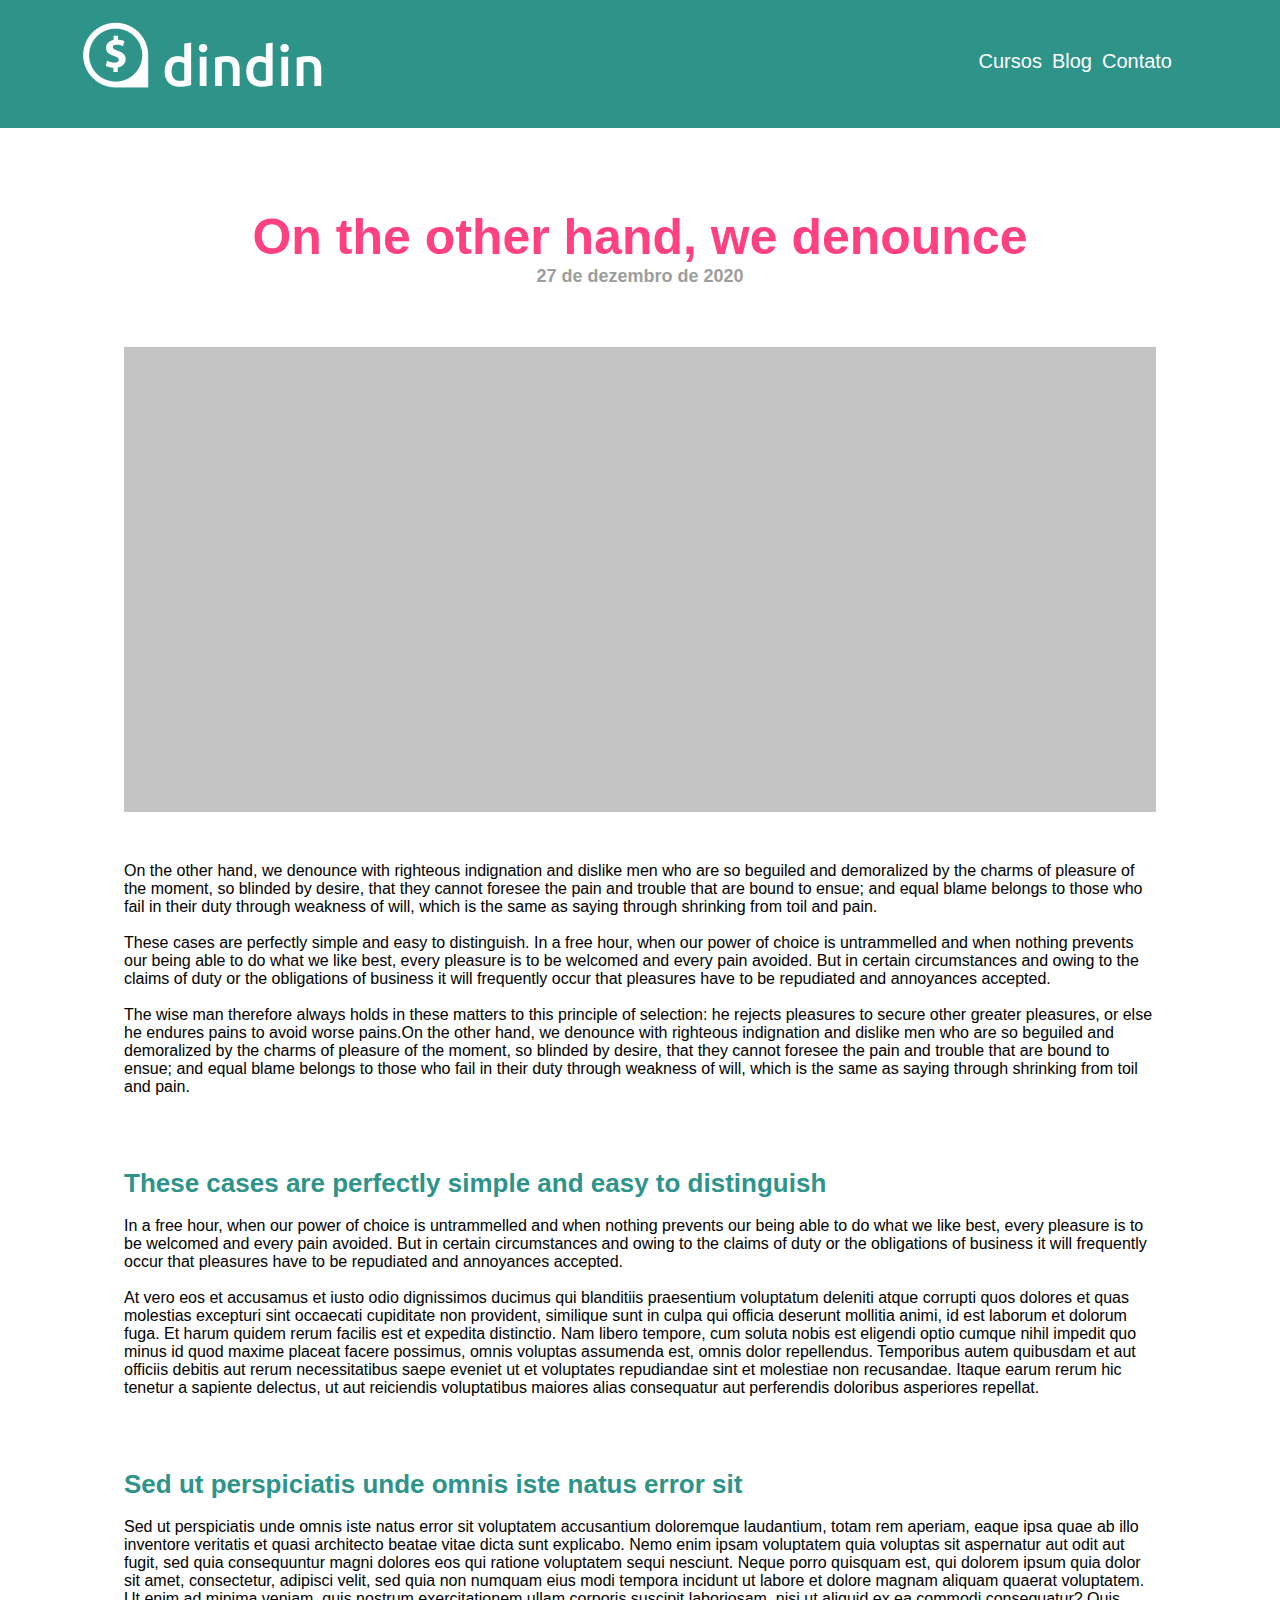
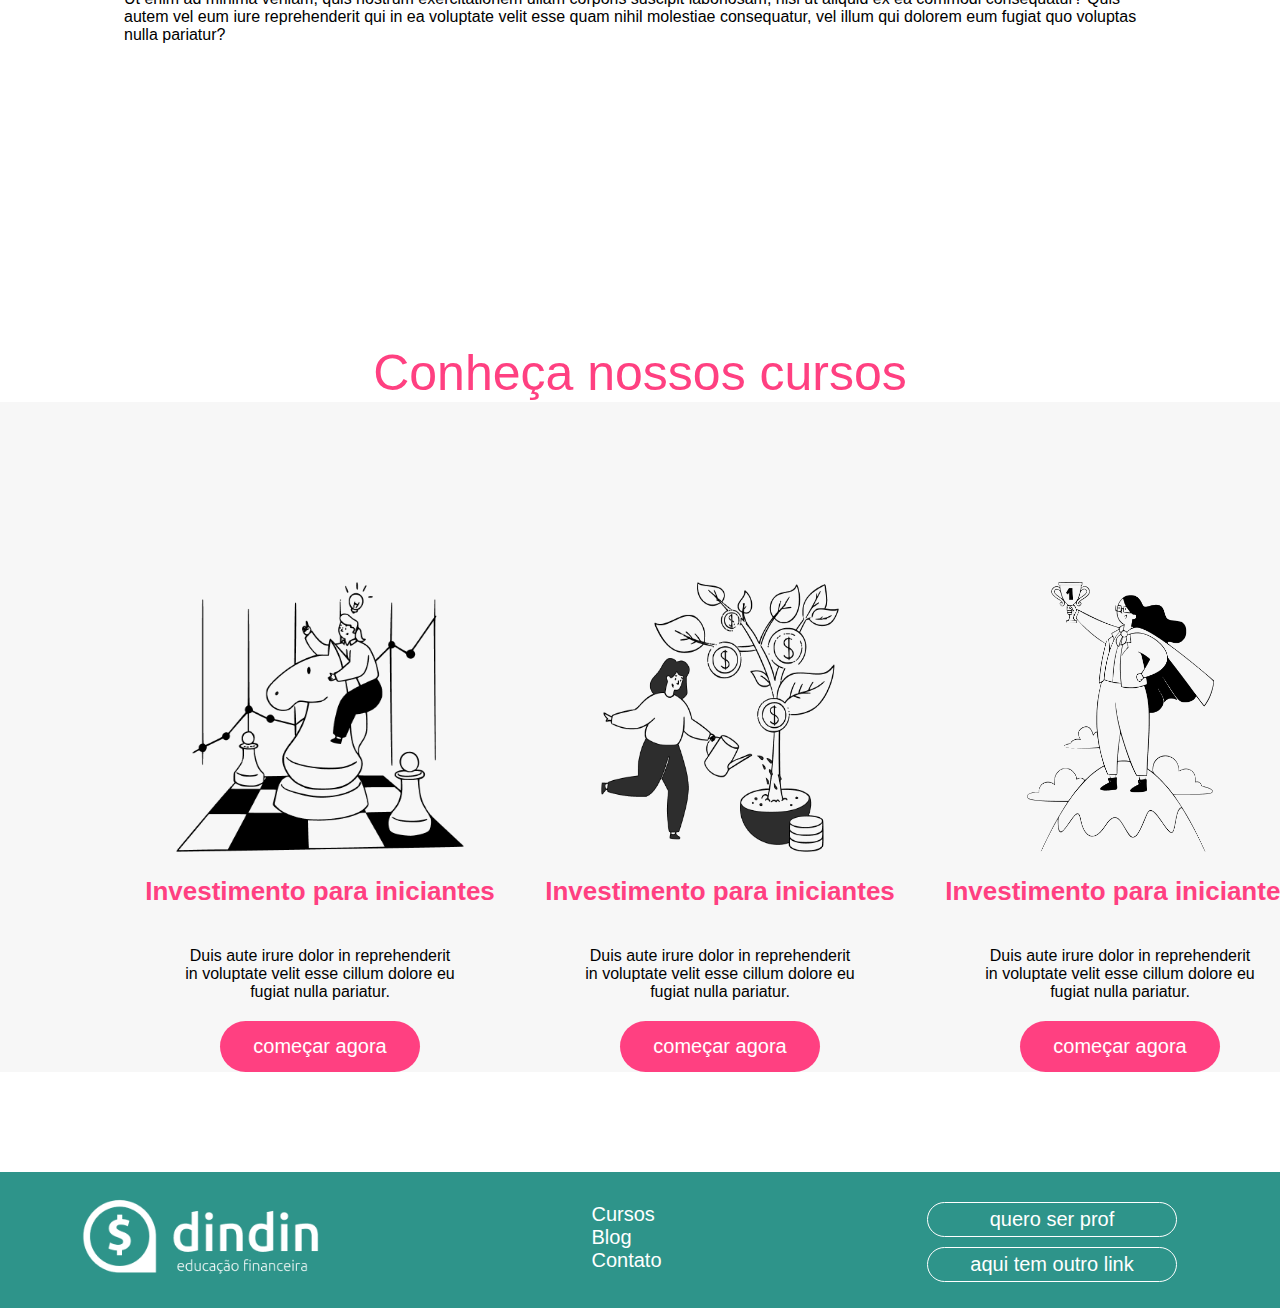
<file: post.html>
<!DOCTYPE html>
<html lang="en">
<head>
    <meta charset="UTF-8">
    <meta http-equiv="X-UA-Compatible" content="IE=edge">
    <meta name="viewport" content="width=device-width, initial-scale=1.0">
    <link rel="stylesheet" href="./style.css">
    <title>Dindin - Post</title>
</head>
<body>
          <!--Menu Header-->
          <header class="header">
            <a href="index.html"><img src="../img/logo-header.png" width="244"></a>         
               <ul class="nav">
                   <li><a href="cursos.html">Cursos</a></li>
                   <li><a href="blog.html">Blog</a></li>
                   <li><a href="contato.html">Contato</a></li>
               </ul>
           </header>
       
          <main>
            <div class="head-post">
            <h1>On the other hand, we denounce</h1>
            <h6>27 de dezembro de 2020</h6>
            </div>
            <div class="quadrado-post"></div>
            <div class="text-post">
            <p>On the other hand, we denounce with righteous indignation and dislike men who are so beguiled and demoralized by the charms of pleasure of the moment, so blinded by desire, that they cannot foresee the pain and trouble that are bound to ensue; and equal blame belongs to those who fail in their duty through weakness of will, which is the same as saying through shrinking from toil and pain. <br><br>
                These cases are perfectly simple and easy to distinguish. In a free hour, when our power of choice is untrammelled and when nothing prevents our being able to do what we like best, every pleasure is to be welcomed and every pain avoided. But in certain circumstances and owing to the claims of duty or the obligations of business it will frequently occur that pleasures have to be repudiated and annoyances accepted. <br><br>
                The wise man therefore always holds in these matters to this principle of selection: he rejects pleasures to secure other greater pleasures, or else he endures pains to avoid worse pains.On the other hand, we denounce with righteous indignation and dislike men who are so beguiled and demoralized by the charms of pleasure of the moment, so blinded by desire, that they cannot foresee the pain and trouble that are bound to ensue; and equal blame belongs to those who fail in their duty through weakness of will, which is the same as saying through shrinking from toil and pain. <br><br>
                <br>
                <br>
                <br>
                <h2>These cases are perfectly simple and easy to distinguish</h2>
                <br>
                
                In a free hour, when our power of choice is untrammelled and when nothing prevents our being able to do what we like best, every pleasure is to be welcomed and every pain avoided. But in certain circumstances and owing to the claims of duty or the obligations of business it will frequently occur that pleasures have to be repudiated and annoyances accepted. <br><br>
                At vero eos et accusamus et iusto odio dignissimos ducimus qui blanditiis praesentium voluptatum deleniti atque corrupti quos dolores et quas molestias excepturi sint occaecati cupiditate non provident, similique sunt in culpa qui officia deserunt mollitia animi, id est laborum et dolorum fuga. Et harum quidem rerum facilis est et expedita distinctio. Nam libero tempore, cum soluta nobis est eligendi optio cumque nihil impedit quo minus id quod maxime placeat facere possimus, omnis voluptas assumenda est, omnis dolor repellendus. Temporibus autem quibusdam et aut officiis debitis aut rerum necessitatibus saepe eveniet ut et voluptates repudiandae sint et molestiae non recusandae. Itaque earum rerum hic tenetur a sapiente delectus, ut aut reiciendis voluptatibus maiores alias consequatur aut perferendis doloribus asperiores repellat. <br><br>
                <br>
                <br>
                <br>
                <h3>Sed ut perspiciatis unde omnis iste natus error sit</h3>
                <br>
            
                Sed ut perspiciatis unde omnis iste natus error sit voluptatem accusantium doloremque laudantium, totam rem aperiam, eaque ipsa quae ab illo inventore veritatis et quasi architecto beatae vitae dicta sunt explicabo. Nemo enim ipsam voluptatem quia voluptas sit aspernatur aut odit aut fugit, sed quia consequuntur magni dolores eos qui ratione voluptatem sequi nesciunt. Neque porro quisquam est, qui dolorem ipsum quia dolor sit amet, consectetur, adipisci velit, sed quia non numquam eius modi tempora incidunt ut labore et dolore magnam aliquam quaerat voluptatem. Ut enim ad minima veniam, quis nostrum exercitationem ullam corporis suscipit laboriosam, nisi ut aliquid ex ea commodi consequatur? Quis autem vel eum iure reprehenderit qui in ea voluptate velit esse quam nihil molestiae consequatur, vel illum qui dolorem eum fugiat quo voluptas nulla pariatur?</p>
            </div>
          </main>

          <section>
            <p id="post-title">Conheça nossos cursos</p>
            <div class="divxd">
            <div class="principal2">
                
                <ul>
                    <li>
                        <img     src="../img/ilustra-poupando.png" alt="" width="288" height="270">
                        <h3>Investimento para iniciantes</h3>
                        <p class="paragrafo">Duis aute irure dolor in reprehenderit in voluptate velit esse cillum dolore eu fugiat nulla pariatur.</p>
                        <p class="botao-vermelho">começar agora</p>
                    </li>
                    <li>
                        <img src="../img/ilustra-investimento.png" alt="" width="238" height="270">
                        <h3>Investimento para iniciantes</h3>
                        <p class="paragrafo">Duis aute irure dolor in reprehenderit in voluptate velit esse cillum dolore eu fugiat nulla pariatur.</p>
                        <p class="botao-vermelho">começar agora</p>
                    </li>
                    <li>
                        <img src="../img/ilustra-independencia.png" alt="" width="187" height="270">
                        <h3>Investimento para iniciantes</h3>
                        <p class="paragrafo">Duis aute irure dolor in reprehenderit in voluptate velit esse cillum dolore eu fugiat nulla pariatur.</p>
                        <p class="botao-vermelho">começar agora</p>
                    </li>
                </ul>

            </div>
        </div> 
          </section>
       
       <footer>
           <img src="../img/logo-footer.png" width="244" alt="logo-footer">
           <ul class="menu2">
            <li><a href="cursos.html">Cursos</a></li>
            <li><a href="blog.html">Blog</a></li>
            <li><a href="contato.html">Contato</a></li>
           </ul>
                 <ul class="botoes">
                   <a href=""><li>quero ser prof</li></a>
                   <a href=""><li>aqui tem outro link</li></a>
                </ul>
       </footer>       

       
</body>
</html>
</file>
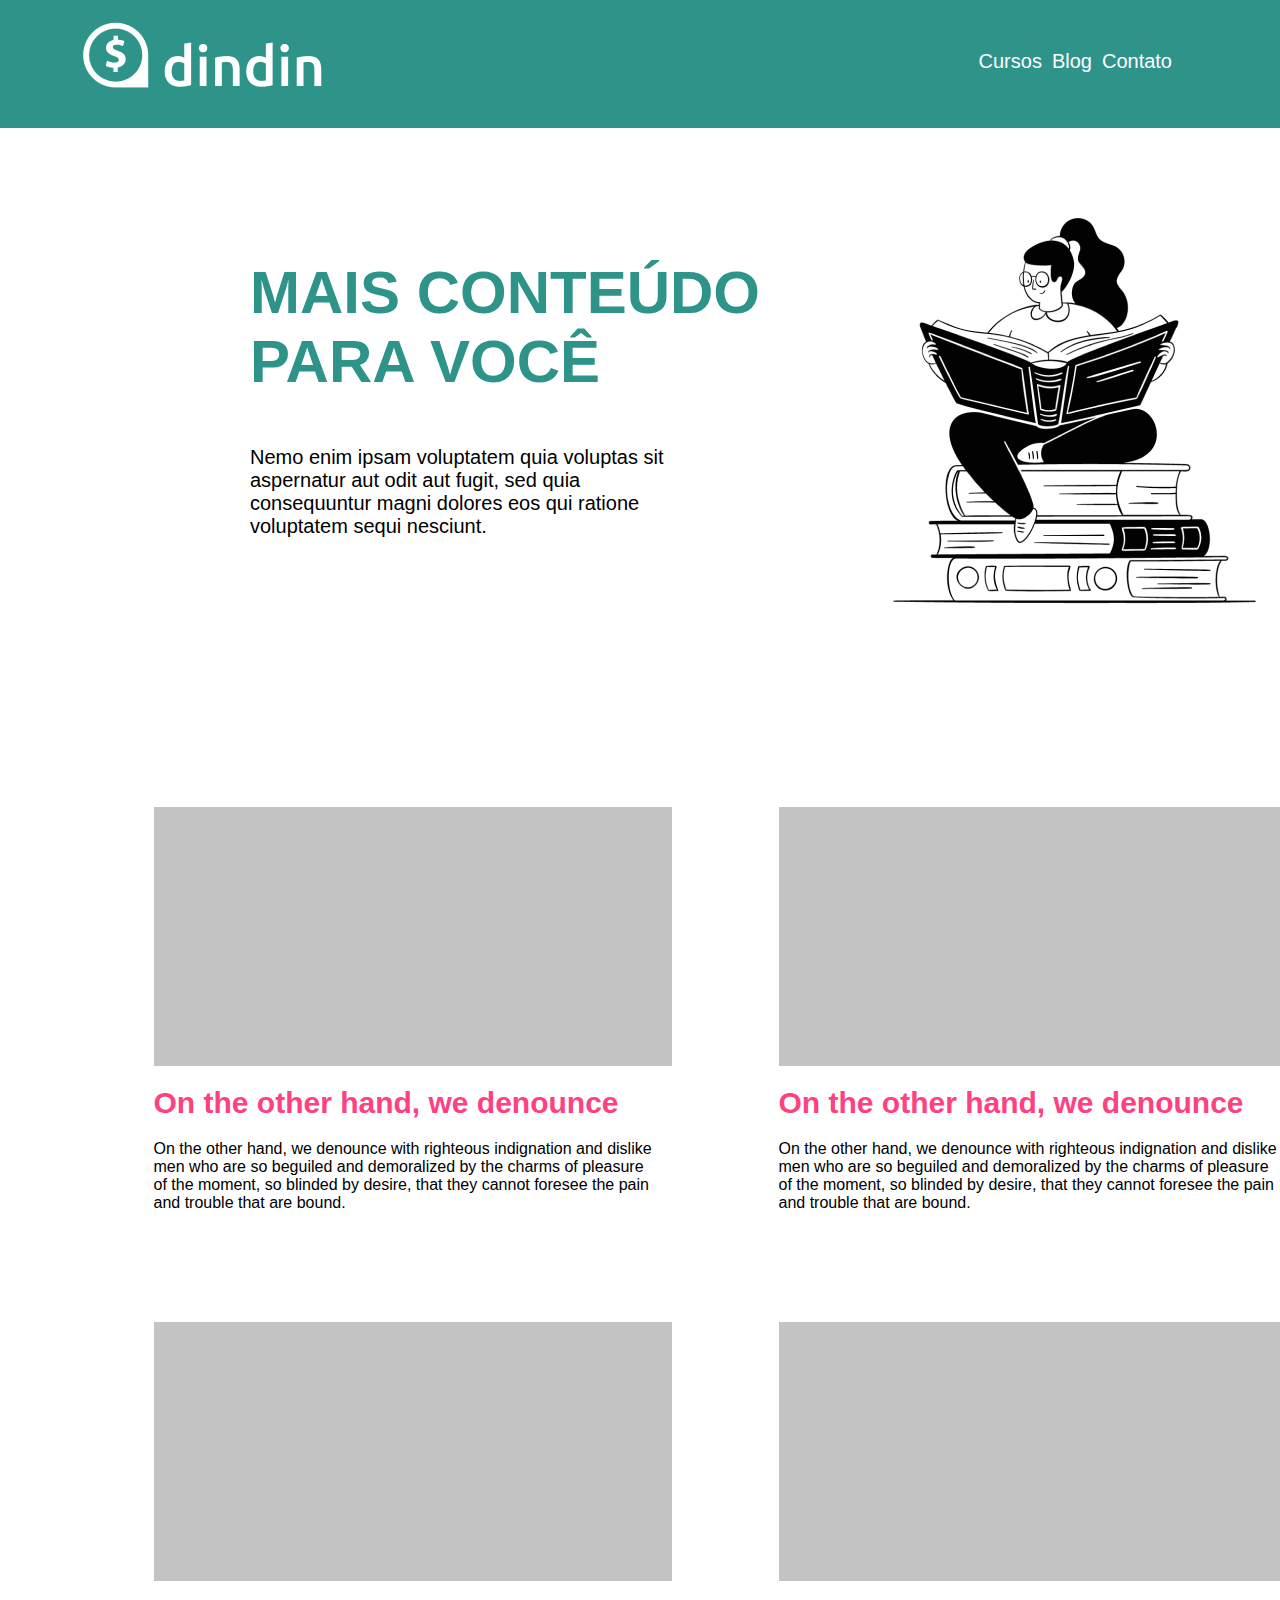
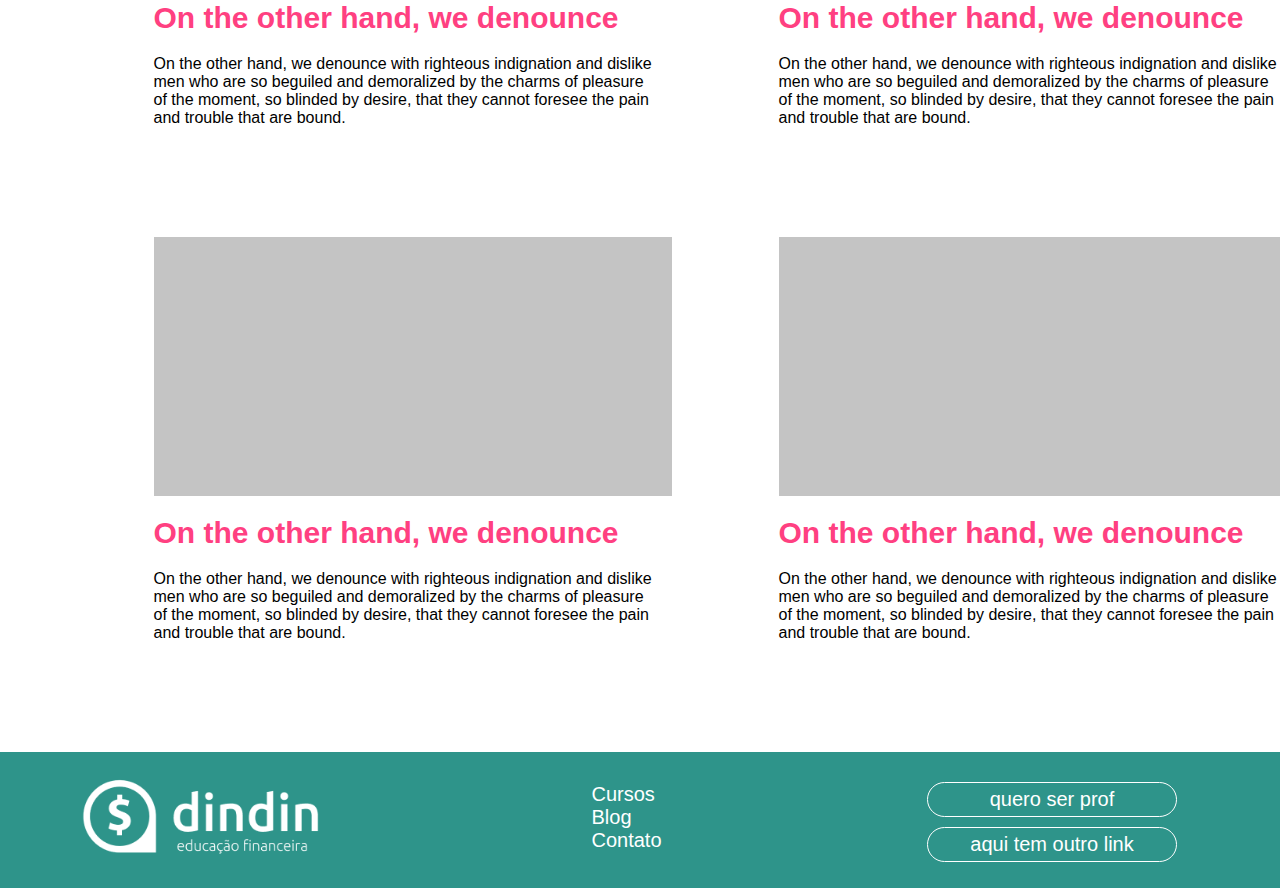
<file: html/blog.html>
<!DOCTYPE html>
<html lang="en">
<head>
    <meta charset="UTF-8">
    <meta http-equiv="X-UA-Compatible" content="IE=edge">
    <meta name="viewport" content="width=device-width, initial-scale=1.0">
    <link rel="stylesheet" href="../css/page1.css">
    <title>Dindin - Blog</title>
</head>
<body>
               <!--Menu Header-->
               <header class="header">
                <a href="index.html"><img src="../img/logo-header.png" width="244"></a>       
                   <ul class="nav">
                       <li><a href="cursos.html">Cursos</a></li>
                       <li><a href="blog.html">Blog</a></li>
                       <li><a href="contato.html">Contato</a></li>
                   </ul>
               </header>
           
               <main>
                <div class="principal-blog">
                    <div>
                        <h1>MAIS CONTEÚDO<br>PARA VOCÊ</h1>
                        <p>Nemo enim ipsam voluptatem quia voluptas sit aspernatur aut odit aut fugit, sed quia consequuntur magni dolores eos qui ratione voluptatem sequi nesciunt. </p>
                    </div>
                    <div>
                         <img src="../img/ilustra-blog.png">
                    </div>           
                </div>
                  </main>

                  <section >
                    <div class="section-blog">
                    <ul>
                        <li>
                           <a href="post.html"><div class="quadrado-blog"></div>
                            <h3>On the other hand, we denounce</h3>
                            <p class="paragrafo-blog">On the other hand, we denounce with righteous indignation and dislike men who are so beguiled and demoralized by the charms of pleasure of the moment, so blinded by desire, that they cannot foresee the pain and trouble that are bound.</a></p>
                        </li>

                        <li>
                            <div class="quadrado-blog"></div>
                            <h3>On the other hand, we denounce</h3>
                            <p class="paragrafo-blog">On the other hand, we denounce with righteous indignation and dislike men who are so beguiled and demoralized by the charms of pleasure of the moment, so blinded by desire, that they cannot foresee the pain and trouble that are bound.</p>
                        </li>

                        <li>
                            <div class="quadrado-blog"></div>
                            <h3>On the other hand, we denounce</h3>
                            <p class="paragrafo-blog">On the other hand, we denounce with righteous indignation and dislike men who are so beguiled and demoralized by the charms of pleasure of the moment, so blinded by desire, that they cannot foresee the pain and trouble that are bound.</p>
                        </li>
                        
                    </ul>

                    <ul>
                        <li>
                            <div class="quadrado-blog"></div>
                            <h3>On the other hand, we denounce</h3>
                            <p class="paragrafo-blog">On the other hand, we denounce with righteous indignation and dislike men who are so beguiled and demoralized by the charms of pleasure of the moment, so blinded by desire, that they cannot foresee the pain and trouble that are bound.</p>
                        </li>

                        <li>
                            <div class="quadrado-blog"></div>
                            <h3>On the other hand, we denounce</h3>
                            <p class="paragrafo-blog">On the other hand, we denounce with righteous indignation and dislike men who are so beguiled and demoralized by the charms of pleasure of the moment, so blinded by desire, that they cannot foresee the pain and trouble that are bound.</p>
                        </li>

                        <li>
                            <div class="quadrado-blog"></div>
                            <h3>On the other hand, we denounce</h3>
                            <p class="paragrafo-blog">On the other hand, we denounce with righteous indignation and dislike men who are so beguiled and demoralized by the charms of pleasure of the moment, so blinded by desire, that they cannot foresee the pain and trouble that are bound.</p>
                        </li>

                    </ul>
                </div>
                  </section>
           
           <footer>
               <img src="../img/logo-footer.png" width="244" alt="logo-footer">
               <ul class="menu2">
                <li><a href="cursos.html">Cursos</a></li>
                <li><a href="blog.html">Blog</a></li>
                <li><a href="contato.html">Contato</a></li>
               </ul>
                     <ul class="botoes">
                       <a href=""><li>quero ser prof</li></a>
                       <a href=""><li>aqui tem outro link</li></a>
                    </ul>
           </footer>       
    
</body>
</html>
</file>
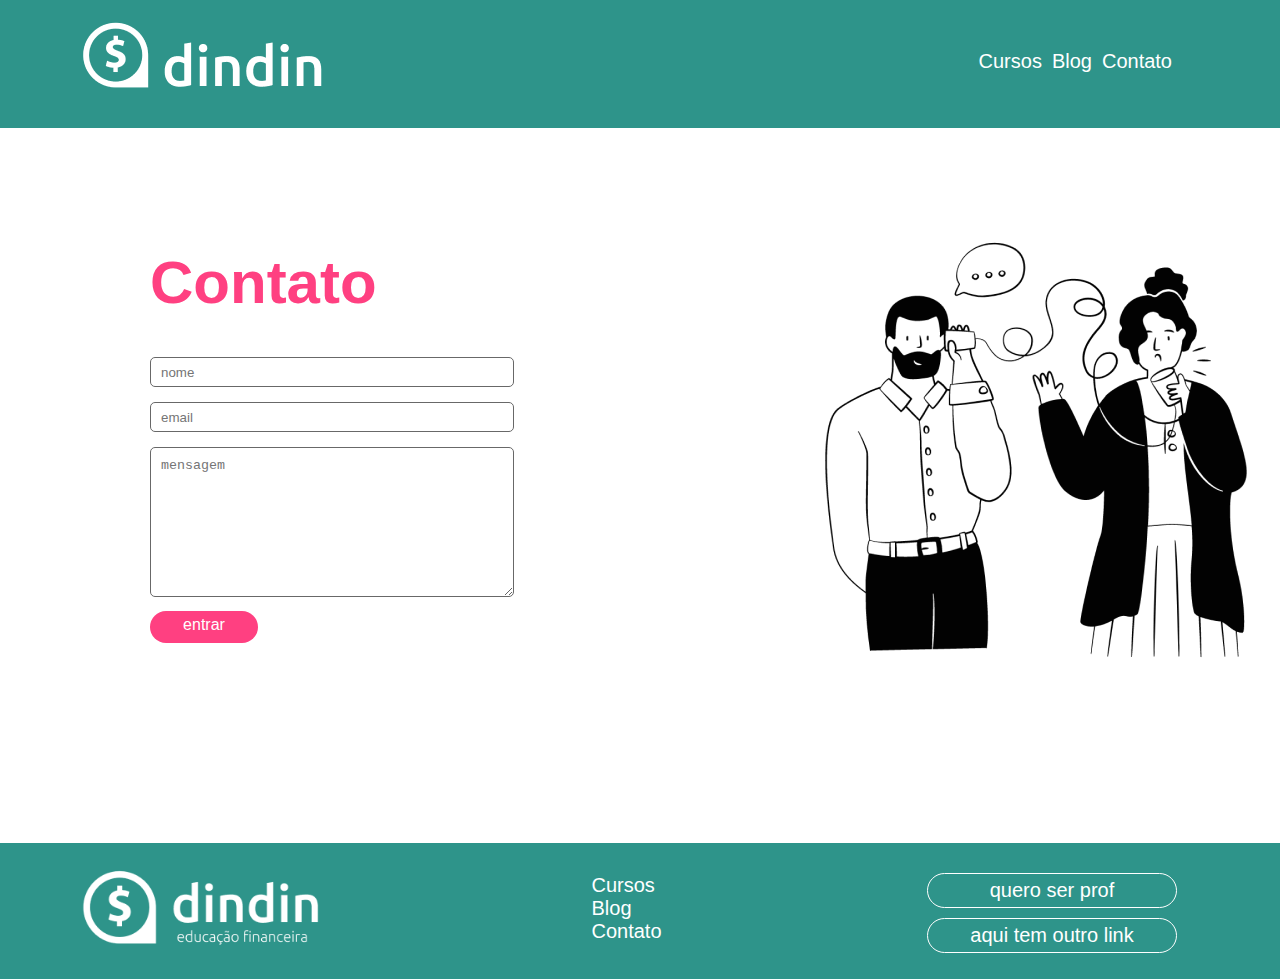
<file: html/contato.html>
<!DOCTYPE html>
<html lang="en">
<head>
    <meta charset="UTF-8">
    <meta http-equiv="X-UA-Compatible" content="IE=edge">
    <meta name="viewport" content="width=device-width, initial-scale=1.0">
    <link rel="stylesheet" href="../css/page1.css">
    <title>Dindin - Contato</title>
</head>
<body>
        <!--Menu Header-->
        <section>
        <header class="header">
            <a href="index.html"><img src="../img/logo-header.png" width="244"></a>       
               <ul class="nav">
                   <li><a href="cursos.html">Cursos</a></li>
                   <li><a href="blog.html">Blog</a></li>
                   <li><a href="contato.html">Contato</a></li>
               </ul>
           </header>
       
       
          <main class="contato">
            <div class="panel">
                <h3>Contato</h3>
                <form>
                    <input class="name" type="text" placeholder="nome"/> <br>
                    <input class="mail" type="email" placeholder="email"/> <br>   
                        <textarea name="descricao" placeholder="mensagem" rows="10" cols="50" style="max-width: 364px; max-height: 150px; min-width: 364px; min-height: 150px;"></textarea>
                        
                </form>  
                <p id="button">entrar</p>   
            </div>
            <div>
                <img class="contato-img" src="../img/ilustra-contato.png">
            </div>
          </main>
        </section>
       <footer>
           <img src="../img/logo-footer.png" width="244" alt="logo-footer">
           <ul class="menu2">
            <li><a href="cursos.html">Cursos</a></li>
            <li><a href="blog.html">Blog</a></li>
            <li><a href="contato.html">Contato</a></li>
           </ul>
                 <ul class="botoes">
                   <a href=""><li>quero ser prof</li></a>
                   <a href=""><li>aqui tem outro link</li></a>
                </ul>
       </footer>       

</body>
</html>
</file>
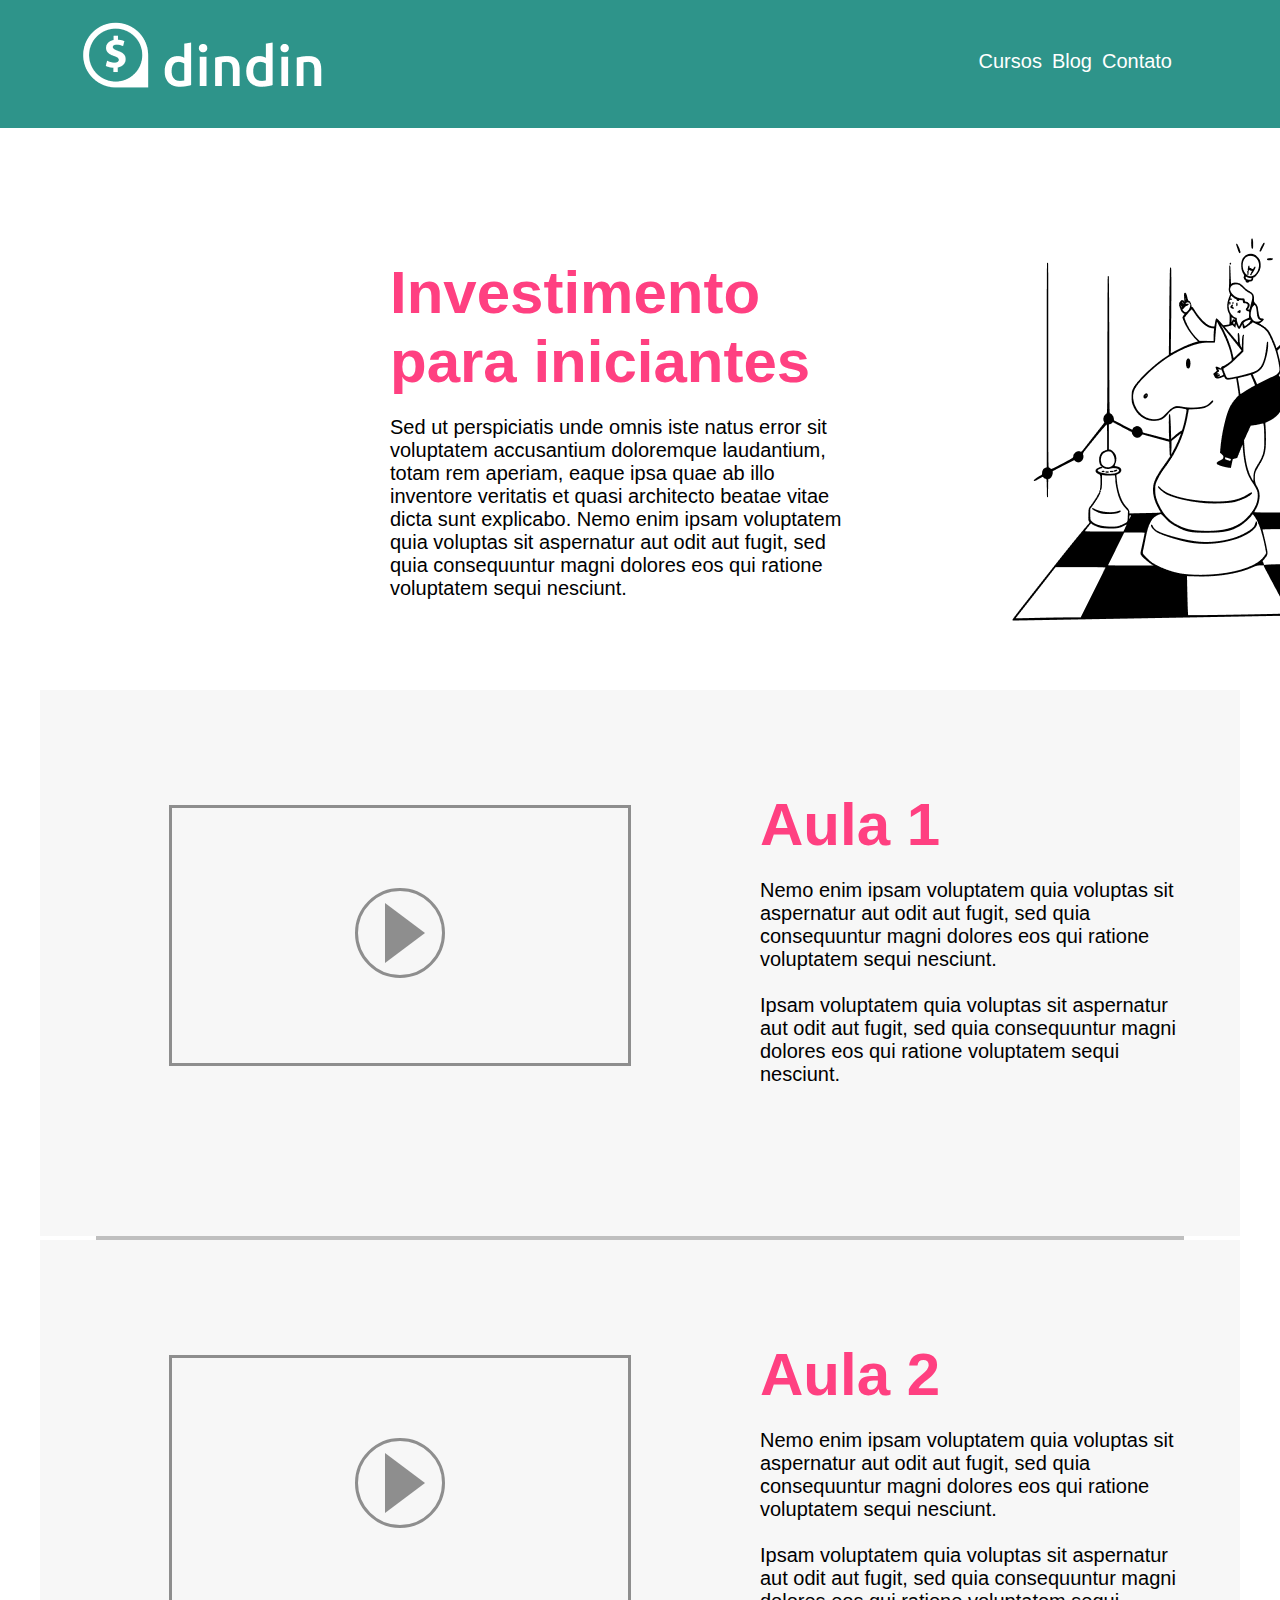
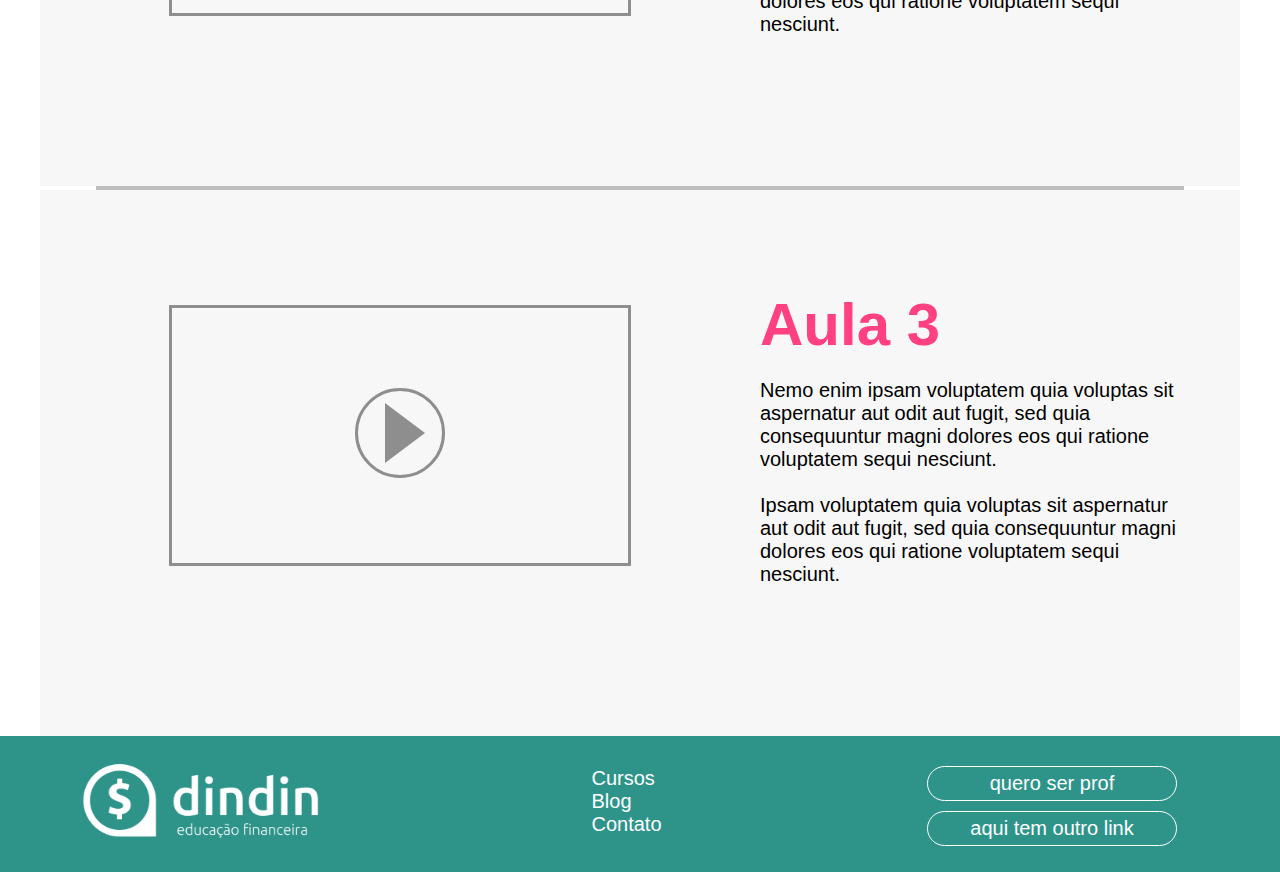
<file: html/curso.html>
<!DOCTYPE html>
<html lang="en">
<head>
    <meta charset="UTF-8">
    <meta http-equiv="X-UA-Compatible" content="IE=edge">
    <meta name="viewport" content="width=device-width, initial-scale=1.0">
    <link rel="stylesheet" href="../css/page1.css">
    <title>Dindin - Curso</title>
</head>
<body>
            <!--Menu Header-->
            <header class="header">
                <a href="index.html"><img src="../img/logo-header.png" width="244"></a>         
                   <ul class="nav">
                       <li><a href="cursos.html">Cursos</a></li>
                       <li><a href="blog.html">Blog</a></li>
                       <li><a href="contato.html">Contato</a></li>
                   </ul>
               </header>
           
               <!-- Page 3 -->
               <!-- Part 1 -->
             <main>
            <div class="principal-investimentos">
                <div>
                    <h1>Investimento <br>para iniciantes</h1>
                    <p>Sed ut perspiciatis unde omnis iste natus error sit voluptatem accusantium doloremque laudantium, totam rem aperiam, eaque ipsa quae ab illo inventore veritatis et quasi architecto beatae vitae dicta sunt explicabo. Nemo enim ipsam voluptatem quia voluptas sit aspernatur aut odit aut fugit, sed quia consequuntur magni dolores eos qui ratione voluptatem sequi nesciunt. </p>
                </div>
                <div>
                     <img src="../img/ilustra-poupando.png">
                </div>           
            </div>
              </main>
              
              <!-- Part 2 -->

              <section>
                
            <div class="aulas">
    
    
                <div class="play">
                    <div class ="bol">
                        <div class="triang">                            
                        </div>
                    </div>
                </div>    

                <div class="aulas-texto">
                    <h3>Aula 1</h3>
                    <p>Nemo enim ipsam voluptatem quia voluptas sit aspernatur aut odit aut fugit, sed quia consequuntur magni dolores eos qui ratione voluptatem sequi nesciunt.
                        <br> 
                        <br>
                        Ipsam voluptatem quia voluptas sit aspernatur aut odit aut fugit, sed quia consequuntur magni dolores eos qui ratione voluptatem sequi nesciunt. </p>
                </div>      
               
                
       
            </div>

              </section>

              <div class="line"></div>

              <!--Part 3-->

              <section>
                
                <div class="aulas">
        
        
                    <div class="play">
                        <div class ="bol">
                            <div class="triang">                            
                            </div>
                        </div>
                    </div>       
    
                    <div class="aulas-texto">
                        <h3>Aula 2</h3>
                        <p>Nemo enim ipsam voluptatem quia voluptas sit aspernatur aut odit aut fugit, sed quia consequuntur magni dolores eos qui ratione voluptatem sequi nesciunt.
                            <br> 
                            <br>
                            Ipsam voluptatem quia voluptas sit aspernatur aut odit aut fugit, sed quia consequuntur magni dolores eos qui ratione voluptatem sequi nesciunt. </p>
                    </div>      
                   
                           
                </div>
    
                  </section>
    
                  <div class="line"></div>
           
                  <section>
                
                    <div class="aulas">
            
            
                        <div class="play">
                            <div class ="bol">
                                <div class="triang">                            
                                </div>
                            </div>
                        </div>       
        
                        <div class="aulas-texto">
                            <h3>Aula 3</h3>
                            <p>Nemo enim ipsam voluptatem quia voluptas sit aspernatur aut odit aut fugit, sed quia consequuntur magni dolores eos qui ratione voluptatem sequi nesciunt.
                                <br> 
                                <br>
                                Ipsam voluptatem quia voluptas sit aspernatur aut odit aut fugit, sed quia consequuntur magni dolores eos qui ratione voluptatem sequi nesciunt. </p>
                        </div>      
                       
                        
               
                    </div>
        
                      </section>
        
                      

           <footer>
               <img src="../img/logo-footer.png" width="244" alt="logo-footer">
               <ul class="menu2">
                <li><a href="cursos.html">Cursos</a></li>
                <li><a href="blog.html">Blog</a></li>
                <li><a href="contato.html">Contato</a></li>
               </ul>
                     <ul class="botoes">
                       <a href=""><li>quero ser prof</li></a>
                       <a href=""><li>aqui tem outro link</li></a>
                    </ul>
           </footer>       
    
       
</body>
</html>
</file>
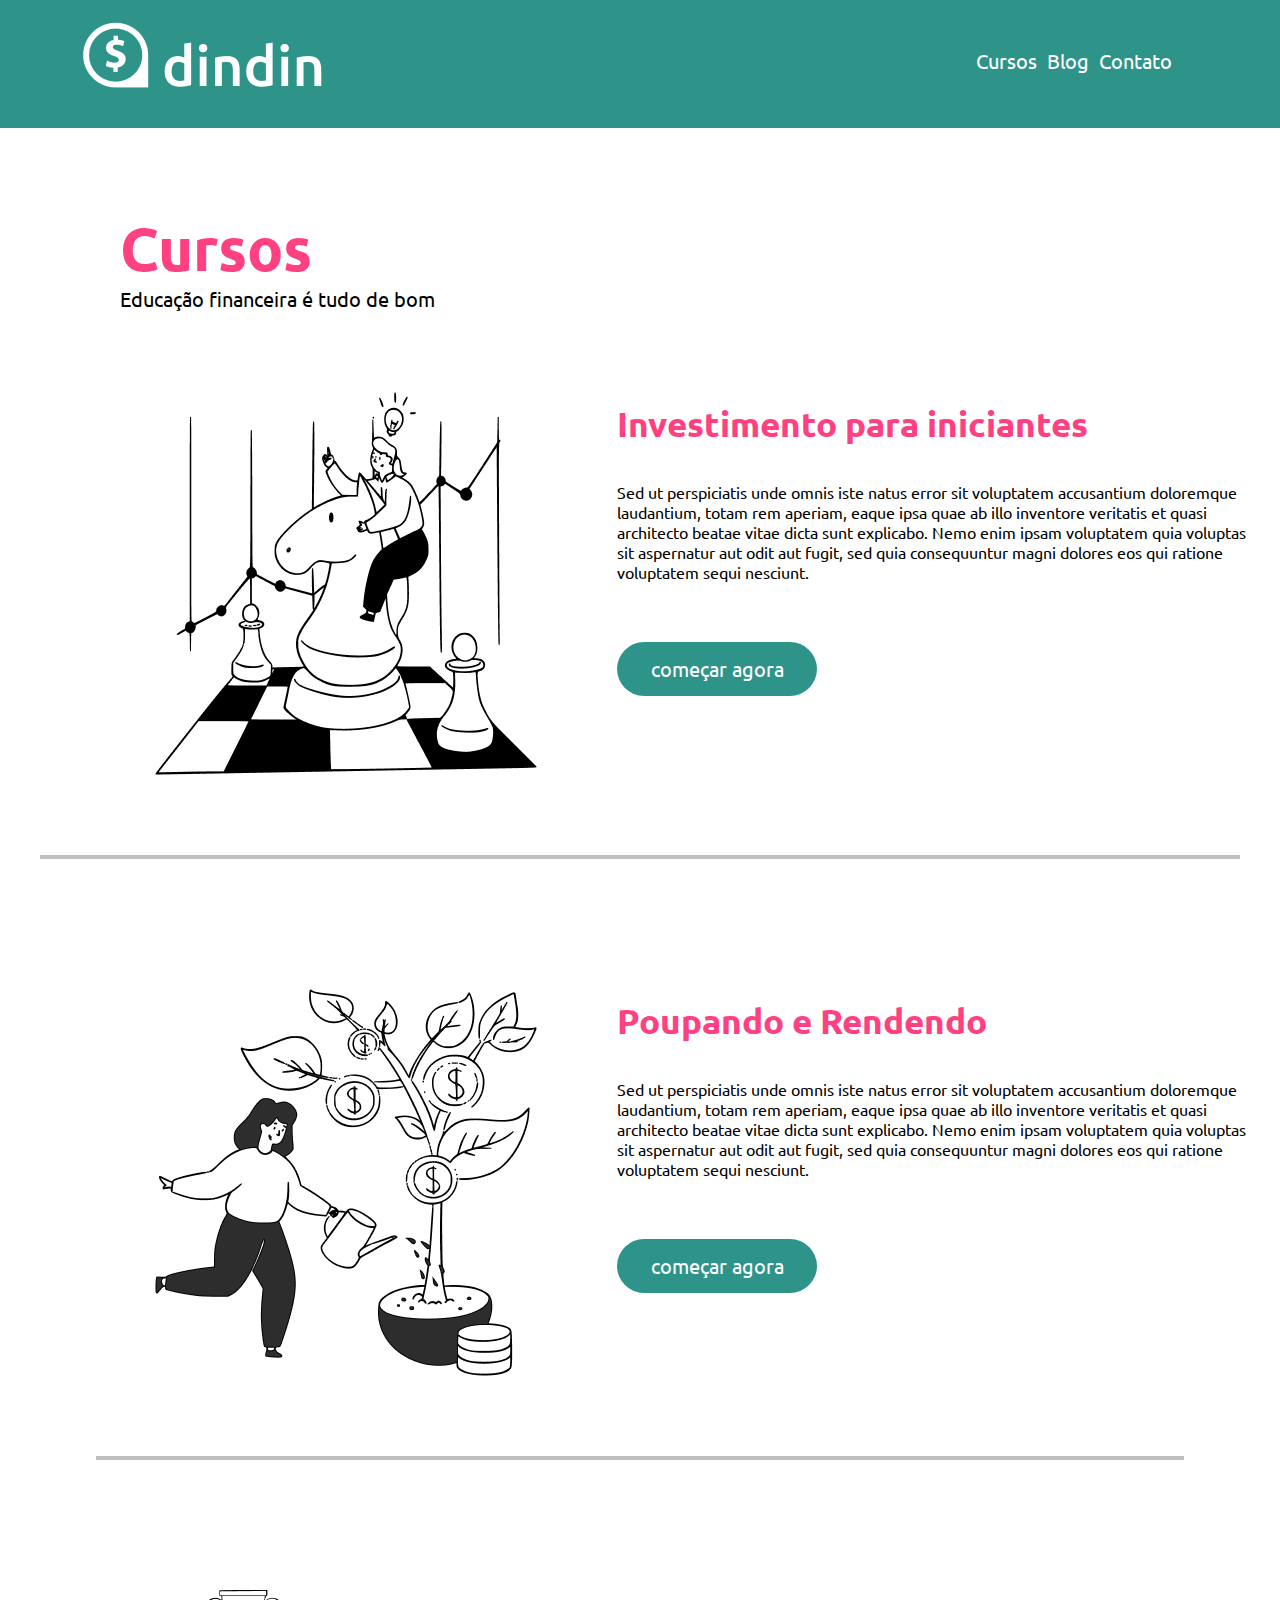
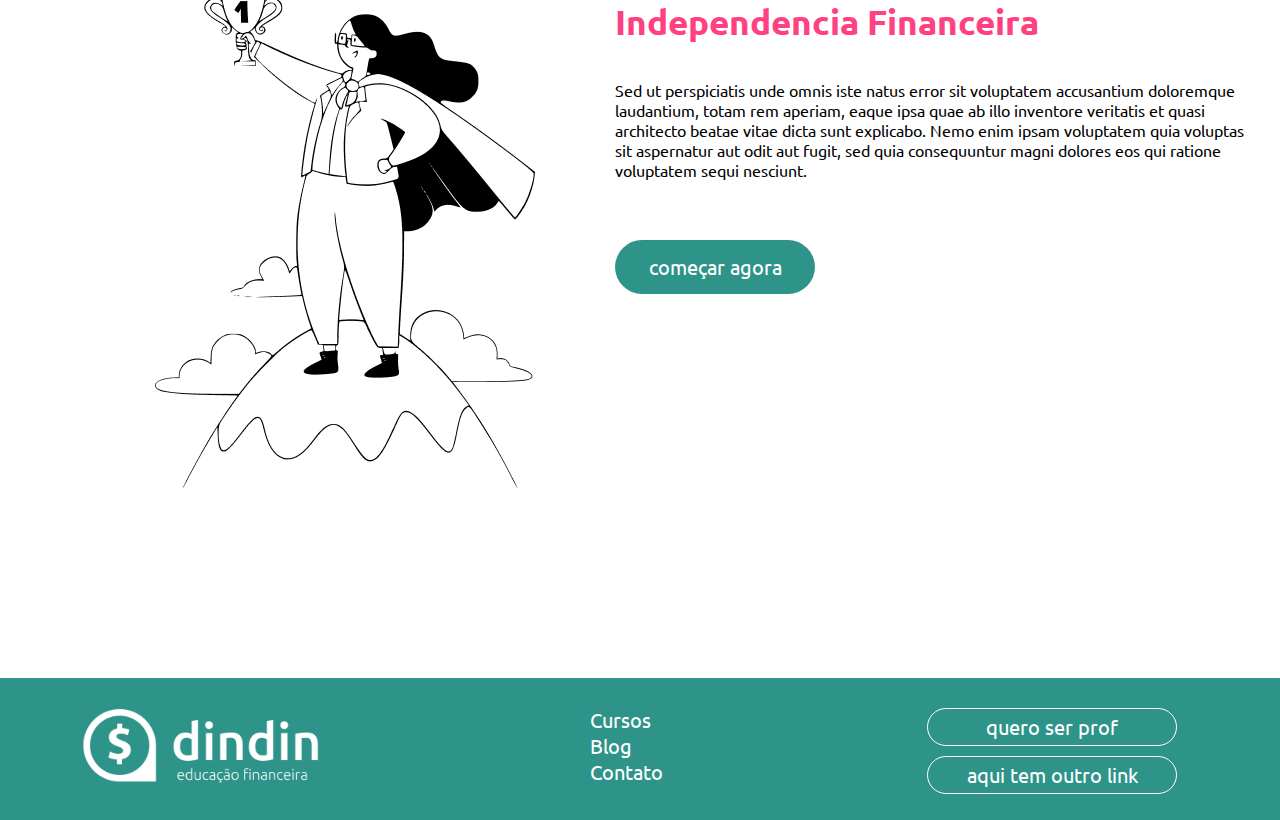
<file: html/cursos.html>
<!DOCTYPE html>
<html lang="en">
<head>
    <meta charset="UTF-8">
    <meta http-equiv="X-UA-Compatible" content="IE=edge">
    <meta name="viewport" content="width=device-width, initial-scale=1.0">
    <title>Dindin - Cursos</title>
    <link rel="preconnect" href="https://fonts.googleapis.com">
    <link rel="preconnect" href="https://fonts.gstatic.com" crossorigin>
    <link href="https://fonts.googleapis.com/css2?family=Shadows+Into+Light&family=Ubuntu:wght@400;500;700&display=swap" rel="stylesheet">
    <link rel="preconnect" href="https://fonts.googleapis.com">
    <link rel="preconnect" href="https://fonts.gstatic.com" crossorigin>
    <link href="https://fonts.googleapis.com/css2?family=Nunito&family=Shadows+Into+Light&family=Ubuntu:wght@400;500;700&display=swap" rel="stylesheet">
    <link rel="stylesheet" href="../css/page1.css">
</head>
<body>
        <!--Menu Header-->
        <header class="header">
            <a href="index.html"><img src="../img/logo-header.png" width="244"></a>        
               <ul class="nav">
                   <li><a href="cursos.html">Cursos</a></li>
                   <li><a href="blog.html">Blog</a></li>
                   <li><a href="contato.html">Contato</a></li>
               </ul>
           </header>
       
           <!--Part 1-->

         <main id="ajust">
        <div class="pag2-part1">

            <div class="pag2-title">
                <h4>Cursos</h4>
                <p>Educação financeira é tudo de bom</p>
            </div>

        <div class="img1">
            <img src="../img/ilustra-poupando.png" alt=""> 
            <div class="content">
                <h3>Investimento para iniciantes</h3>
                <p class="paragraph1">Sed ut perspiciatis unde omnis iste natus error sit voluptatem accusantium doloremque laudantium, totam rem aperiam, eaque ipsa quae ab illo inventore veritatis et quasi architecto beatae vitae dicta sunt explicabo. Nemo enim ipsam voluptatem quia voluptas sit aspernatur aut odit aut fugit, sed quia consequuntur magni dolores eos qui ratione voluptatem sequi nesciunt.</p>
                <a href="curso.html"><p class="grn-btn">começar agora</p></a>
            </div>      
           
        </div>
   
        </div>
          </main>
          <div id="ajust" class="line"></div>

          <!-- Part 2 -->

       <section class="pag2-part2">

        <div id="ajust" class="img2">
            <img src="../img/ilustra-investimento.png" alt=""> 
            <div class="content2">
                <h3>Poupando e Rendendo</h3>
                <p class="paragraph2">Sed ut perspiciatis unde omnis iste natus error sit voluptatem accusantium doloremque laudantium, totam rem aperiam, eaque ipsa quae ab illo inventore veritatis et quasi architecto beatae vitae dicta sunt explicabo. Nemo enim ipsam voluptatem quia voluptas sit aspernatur aut odit aut fugit, sed quia consequuntur magni dolores eos qui ratione voluptatem sequi nesciunt.</p>
                <p class="grn-btn">começar agora</p>
            </div>      
           
        </div>

       </section>

       

       <div class="line"></div>

        <!-- Part 3 -->

       <section class="pag2-part3">

        <div id="ajust" class="img3">
            <img src="../img/ilustra-independencia.png" alt=""> 
            <div class="content3">
                <h3>Independencia Financeira</h3>
                <p class="paragraph3">Sed ut perspiciatis unde omnis iste natus error sit voluptatem accusantium doloremque laudantium, totam rem aperiam, eaque ipsa quae ab illo inventore veritatis et quasi architecto beatae vitae dicta sunt explicabo. Nemo enim ipsam voluptatem quia voluptas sit aspernatur aut odit aut fugit, sed quia consequuntur magni dolores eos qui ratione voluptatem sequi nesciunt.</p>
                <p class="grn-btn">começar agora</p>
            </div>      
           
        </div>

       </section>



       <footer>
           <img src="../img/logo-footer.png" width="244" alt="logo-footer">
           <ul class="menu2">
            <li><a href="cursos.html">Cursos</a></li>
            <li><a href="blog.html">Blog</a></li>
            <li><a href="contato.html">Contato</a></li>
           </ul>
                 <ul class="botoes">
                   <a href=""><li>quero ser prof</li></a>
                   <a href=""><li>aqui tem outro link</li></a>
                </ul>
       </footer>       

       
</body>
</html>
</file>
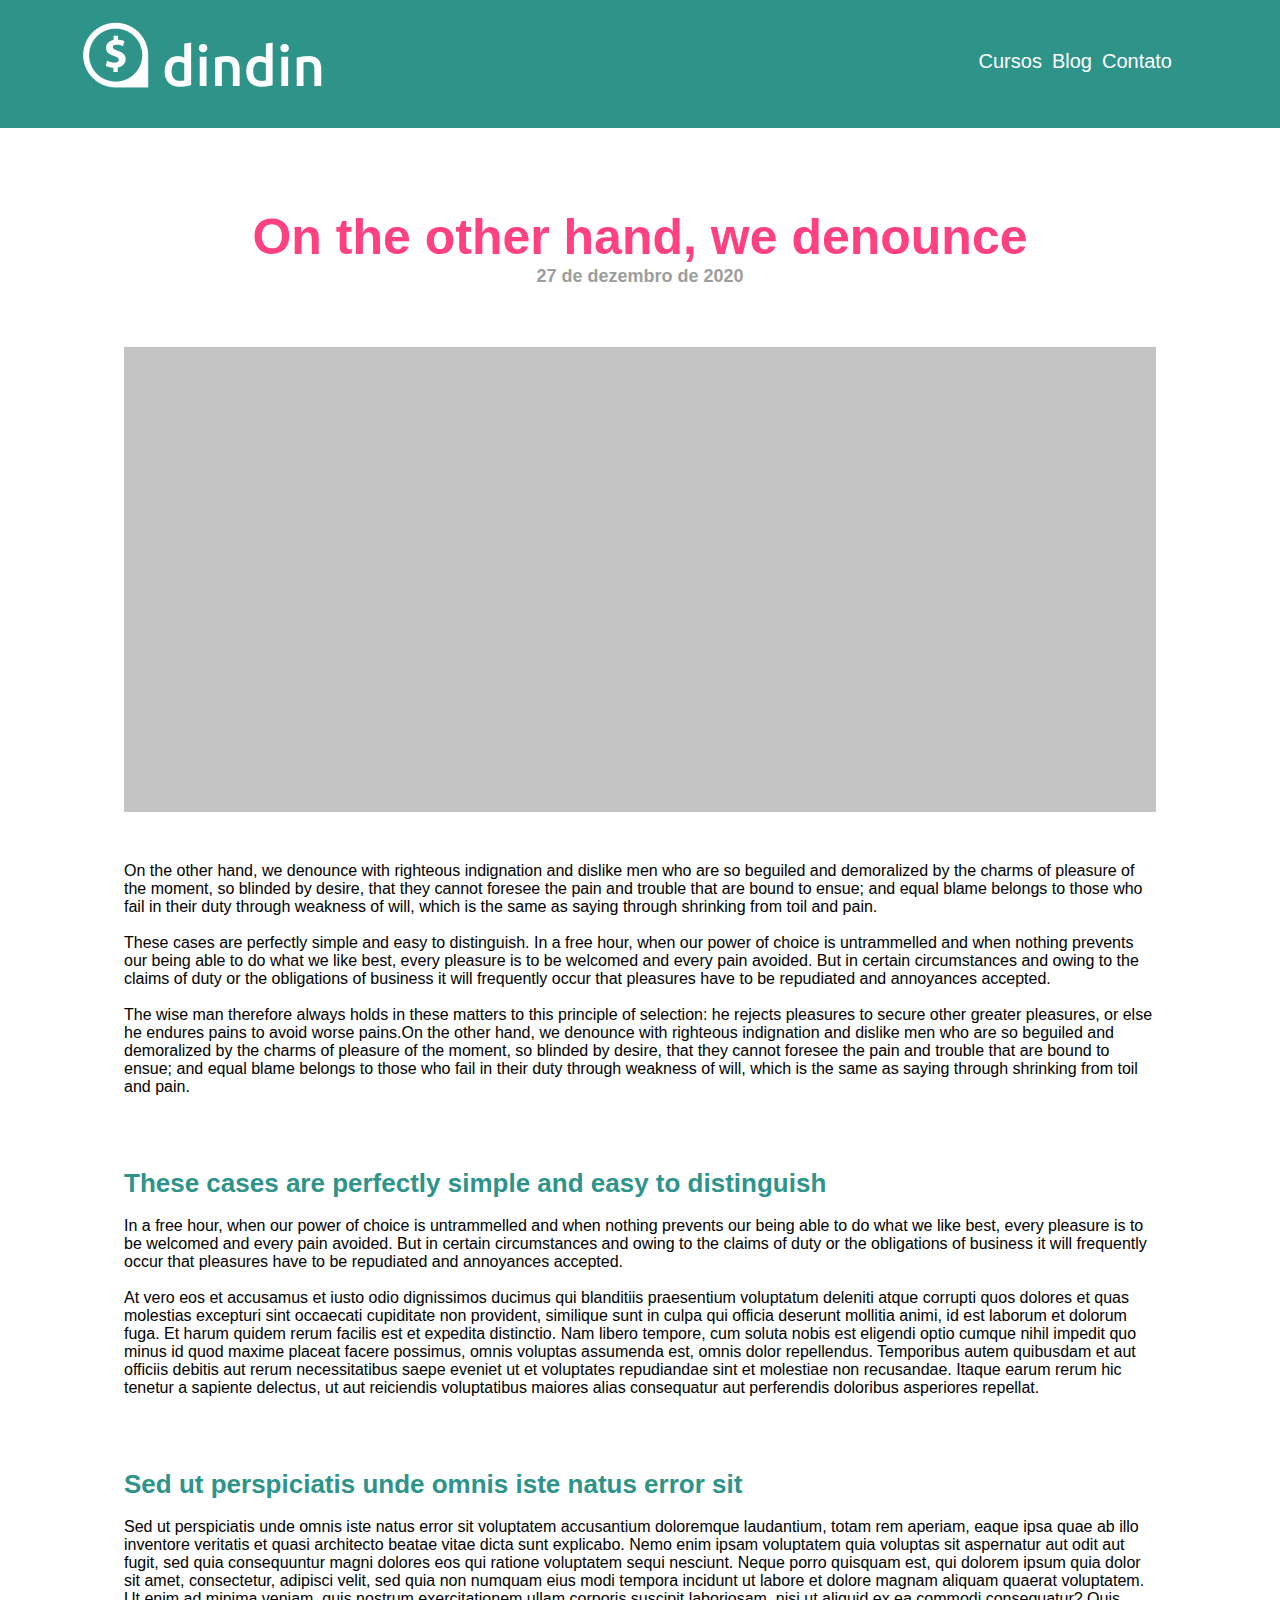
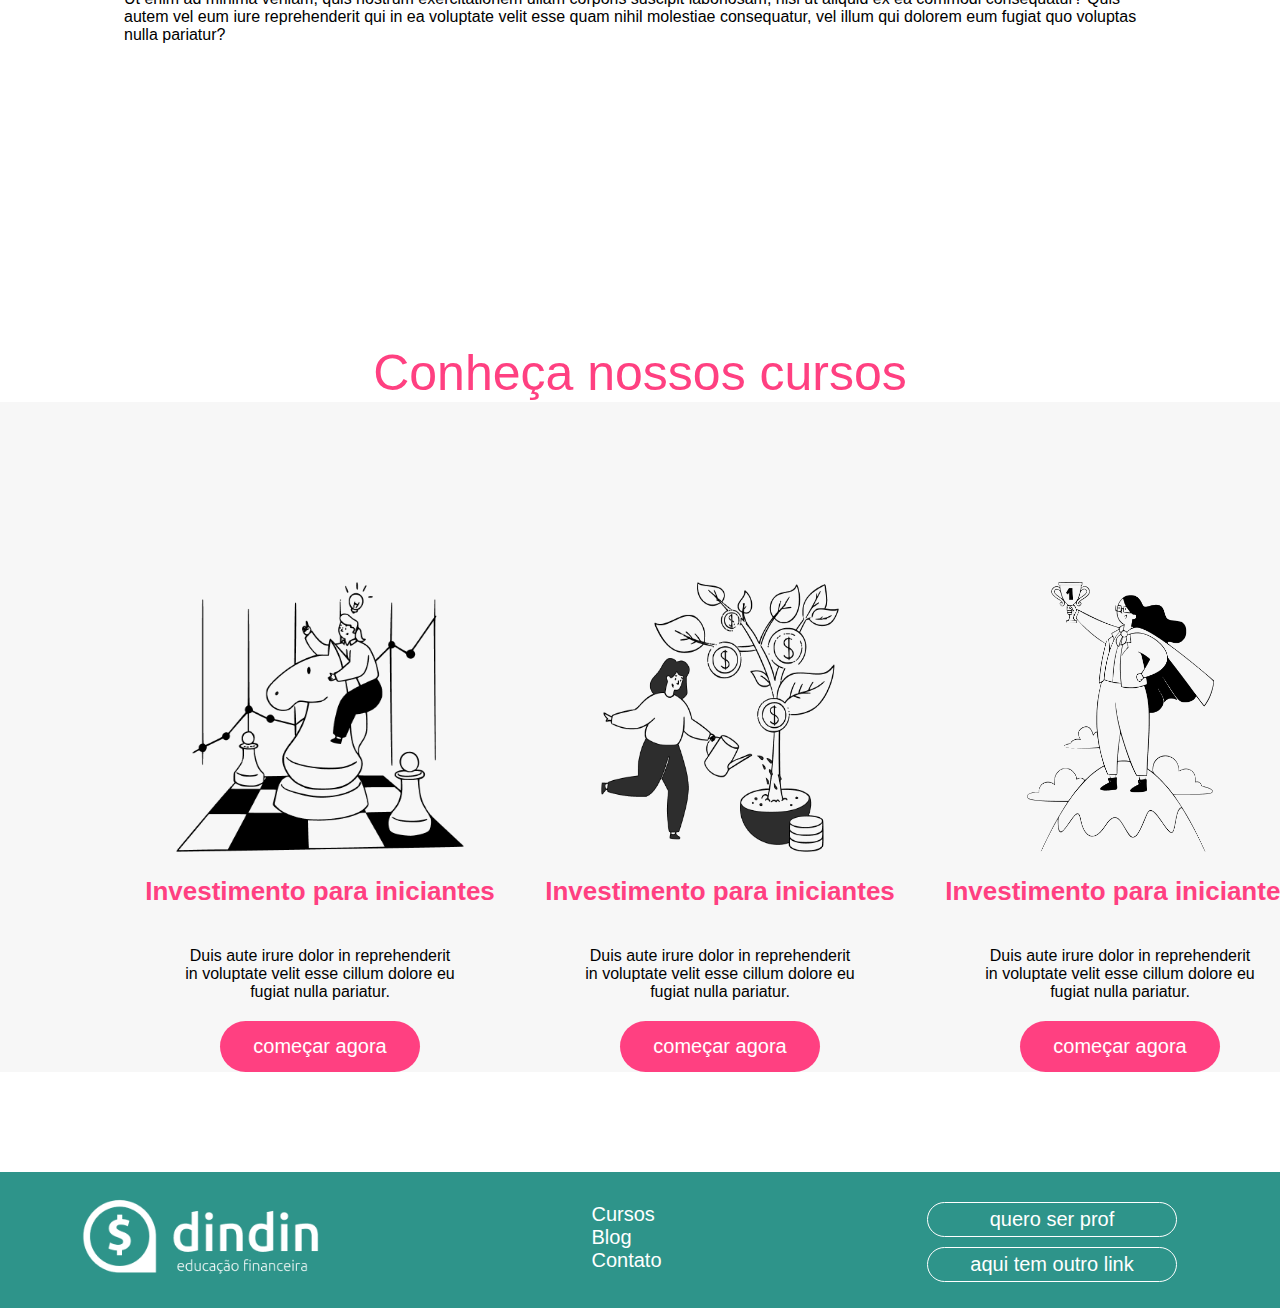
<file: html/post.html>
<!DOCTYPE html>
<html lang="en">
<head>
    <meta charset="UTF-8">
    <meta http-equiv="X-UA-Compatible" content="IE=edge">
    <meta name="viewport" content="width=device-width, initial-scale=1.0">
    <link rel="stylesheet" href="../css/page1.css">
    <title>Dindin - Post</title>
</head>
<body>
          <!--Menu Header-->
          <header class="header">
            <a href="index.html"><img src="../img/logo-header.png" width="244"></a>         
               <ul class="nav">
                   <li><a href="cursos.html">Cursos</a></li>
                   <li><a href="blog.html">Blog</a></li>
                   <li><a href="contato.html">Contato</a></li>
               </ul>
           </header>
       
          <main>
            <div class="head-post">
            <h1>On the other hand, we denounce</h1>
            <h6>27 de dezembro de 2020</h6>
            </div>
            <div class="quadrado-post"></div>
            <div class="text-post">
            <p>On the other hand, we denounce with righteous indignation and dislike men who are so beguiled and demoralized by the charms of pleasure of the moment, so blinded by desire, that they cannot foresee the pain and trouble that are bound to ensue; and equal blame belongs to those who fail in their duty through weakness of will, which is the same as saying through shrinking from toil and pain. <br><br>
                These cases are perfectly simple and easy to distinguish. In a free hour, when our power of choice is untrammelled and when nothing prevents our being able to do what we like best, every pleasure is to be welcomed and every pain avoided. But in certain circumstances and owing to the claims of duty or the obligations of business it will frequently occur that pleasures have to be repudiated and annoyances accepted. <br><br>
                The wise man therefore always holds in these matters to this principle of selection: he rejects pleasures to secure other greater pleasures, or else he endures pains to avoid worse pains.On the other hand, we denounce with righteous indignation and dislike men who are so beguiled and demoralized by the charms of pleasure of the moment, so blinded by desire, that they cannot foresee the pain and trouble that are bound to ensue; and equal blame belongs to those who fail in their duty through weakness of will, which is the same as saying through shrinking from toil and pain. <br><br>
                <br>
                <br>
                <br>
                <h2>These cases are perfectly simple and easy to distinguish</h2>
                <br>
                
                In a free hour, when our power of choice is untrammelled and when nothing prevents our being able to do what we like best, every pleasure is to be welcomed and every pain avoided. But in certain circumstances and owing to the claims of duty or the obligations of business it will frequently occur that pleasures have to be repudiated and annoyances accepted. <br><br>
                At vero eos et accusamus et iusto odio dignissimos ducimus qui blanditiis praesentium voluptatum deleniti atque corrupti quos dolores et quas molestias excepturi sint occaecati cupiditate non provident, similique sunt in culpa qui officia deserunt mollitia animi, id est laborum et dolorum fuga. Et harum quidem rerum facilis est et expedita distinctio. Nam libero tempore, cum soluta nobis est eligendi optio cumque nihil impedit quo minus id quod maxime placeat facere possimus, omnis voluptas assumenda est, omnis dolor repellendus. Temporibus autem quibusdam et aut officiis debitis aut rerum necessitatibus saepe eveniet ut et voluptates repudiandae sint et molestiae non recusandae. Itaque earum rerum hic tenetur a sapiente delectus, ut aut reiciendis voluptatibus maiores alias consequatur aut perferendis doloribus asperiores repellat. <br><br>
                <br>
                <br>
                <br>
                <h3>Sed ut perspiciatis unde omnis iste natus error sit</h3>
                <br>
            
                Sed ut perspiciatis unde omnis iste natus error sit voluptatem accusantium doloremque laudantium, totam rem aperiam, eaque ipsa quae ab illo inventore veritatis et quasi architecto beatae vitae dicta sunt explicabo. Nemo enim ipsam voluptatem quia voluptas sit aspernatur aut odit aut fugit, sed quia consequuntur magni dolores eos qui ratione voluptatem sequi nesciunt. Neque porro quisquam est, qui dolorem ipsum quia dolor sit amet, consectetur, adipisci velit, sed quia non numquam eius modi tempora incidunt ut labore et dolore magnam aliquam quaerat voluptatem. Ut enim ad minima veniam, quis nostrum exercitationem ullam corporis suscipit laboriosam, nisi ut aliquid ex ea commodi consequatur? Quis autem vel eum iure reprehenderit qui in ea voluptate velit esse quam nihil molestiae consequatur, vel illum qui dolorem eum fugiat quo voluptas nulla pariatur?</p>
            </div>
          </main>

          <section>
            <p id="post-title">Conheça nossos cursos</p>
            <div class="divxd">
            <div class="principal2">
                
                <ul>
                    <li>
                        <img     src="../img/ilustra-poupando.png" alt="" width="288" height="270">
                        <h3>Investimento para iniciantes</h3>
                        <p class="paragrafo">Duis aute irure dolor in reprehenderit in voluptate velit esse cillum dolore eu fugiat nulla pariatur.</p>
                        <p class="botao-vermelho">começar agora</p>
                    </li>
                    <li>
                        <img src="../img/ilustra-investimento.png" alt="" width="238" height="270">
                        <h3>Investimento para iniciantes</h3>
                        <p class="paragrafo">Duis aute irure dolor in reprehenderit in voluptate velit esse cillum dolore eu fugiat nulla pariatur.</p>
                        <p class="botao-vermelho">começar agora</p>
                    </li>
                    <li>
                        <img src="../img/ilustra-independencia.png" alt="" width="187" height="270">
                        <h3>Investimento para iniciantes</h3>
                        <p class="paragrafo">Duis aute irure dolor in reprehenderit in voluptate velit esse cillum dolore eu fugiat nulla pariatur.</p>
                        <p class="botao-vermelho">começar agora</p>
                    </li>
                </ul>

            </div>
        </div> 
          </section>
       
       <footer>
           <img src="../img/logo-footer.png" width="244" alt="logo-footer">
           <ul class="menu2">
            <li><a href="cursos.html">Cursos</a></li>
            <li><a href="blog.html">Blog</a></li>
            <li><a href="contato.html">Contato</a></li>
           </ul>
                 <ul class="botoes">
                   <a href=""><li>quero ser prof</li></a>
                   <a href=""><li>aqui tem outro link</li></a>
                </ul>
       </footer>       

       
</body>
</html>
</file>
<file: style.css>
*{
    padding: 0;
    margin: 0;
    box-sizing: border-box;
}

/*  início index. html */
  /* Cabecalho */
header{
    width: auto;
    display: flex;
    align-items: center;
    justify-content: space-between;
    background-color:#2E948A;
    padding: 20px 103px 26px 82px;
    font-family: "Ubuntu", sans-serif;
}

header ul{
    display: flex;
    list-style: none;
    
}

header ul li{
   
    padding: 0 5px;
}

header a{
    font-size: 20px;
    text-decoration: none;
    color:white
}

/* Part 1 */

.principal1{
    width: 1000px;
    margin: 0 auto;
    display: flex;
    padding: 50px 250px ;
    justify-content: space-around;
    font-family: "Ubuntu", sans-serif;

}

.principal1 h1{
    color: #FF4081;
    width: 380px;
    text-align: left;
    font-size: 60px;
    text-justify: inter-word;
    
}

#botao a{
    color:#FF4081;
}

.principal1 p{
    font-size: 27px;
    padding: 20px 0px 40px 0px;
    width: 360px;
}

#botao{
    border: solid 1px #FF4081;
    color: #FF4081;
    width: 250px;
    text-align: center;
    border-radius: 20px;
    padding: 3px;
}


/* Part 2 */

.principal2{
    padding: 180px 200px 0px 120px;
    display: flex;
    font-family: "Ubuntu", sans-serif;
    background-color: #F7F7F7;
}

.principal2 ul{
    display:flex;
    justify-content: space-around;
    list-style: none;
    margin: 0 auto;
}

.principal2 h3{
    color:#FF4081;
    padding: 20px 0px 20px 0px; 

}

.principal2 li{
    width: 400px;
    text-align: center;
    
}

.paragrafo{
    padding: 20px;
    width: 310px;
    margin: 0 auto;
}

.botao-vermelho{
    background-color: #FF4081;
    width: 200px;
    border-radius: 40px;
    color:white;
    margin: 0 auto;
    padding: 14px 0px 14px 0px;
    font-size: 20px;
}

/* part 3 */

.principal3{
    width: 1200px;
    margin: 0 auto;
    font-family: "Nunito", sans-serif;
}

.principal3 h3{
    font-size: 37px;
    padding: 200px 0 100px 100px;
    color: #2E948A;
}

.principal3 ul{
    display: flex;
    padding: 0 0 0 60px;
}

.principal3 li{
    padding: 10px 80px 70px 0px;
    display: flex;
}

.principal3 p{
    padding: 0px 0 0 20px;
    width: 400px;
    font-size: 18px;
}

.principal3 span{
    font-weight: 900;
}

/* part 4 */

.principal4 {
    width: 1200px;
    margin: 0 auto;
    font-family: "Ubuntu", sans-serif;
}


.principal4 ul{
    display:flex;
    justify-content: space-around;
    list-style: none;
    margin: 0 auto;
}

.principal4 h3{
   color: #2E948A;
   text-align: left;
   padding: 30px 0px 0px 0px;
   font-size: 22px;
}

.principal4 h4{
    color: #2E948A;
    font-size: 37px;
    padding: 100px 0px 50px 0px;
   
}

.principal4 li{
    padding: 10px 150px 0px 0px;
    width: 400px;
      
}

.paragrafo4 {
    padding: 0px 10px 10px 0px;
    width: 319px;
    margin: 0 auto;
    text-align: left;
}

.quadrado{
    margin: 0 auto;
    width: 319px;
    height: 193px;
    background-color:#C4C4C4;
    
}

.ver-posts{
    text-align: center;
    padding: 70px 0px 100px 0px;
}

.ver-posts p{
   
    width: 300px;
    font-size: 25px;
    background-color: white;
    margin: 0 auto;
    font-family: "Ubuntu", sans-serif;
    border: 2px solid #FF4081;
    color:#FF4081;
    padding: 10px 20px 10px 20px;
    border-radius: 45px;

}

/* Page 2 */

/* Part 1 */
.pag2-part1{
    font-family: "Ubuntu", sans-serif;


}

.pag2-title{
    padding: 80px;
}

.pag2-title h4{
    color: #FF4081;
    font-size: 60px;
}

.pag2-title p{
    font-weight: 400;
    font-Size: 20px;
}

.content{
    padding: 10px 0px 0px 80px;
}

.content h3{
    color: #FF4081;
    font-size: 35px;
    height: 80px;
}

.paragraph1{
    width: 640px;
    height: 160px;
   
}

.img1{
    display:flex;
    padding: 0px 0px 80px 115px;
}




.line{
    border: 2px solid black;
    opacity: 25%;
    width: 85%;  
    margin: 0 auto;
}



/* Part 2 */

.pag2-part2{
    font-family: "Ubuntu", sans-serif;
}

.content2{
    padding: 10px 0px 0px 80px;
}

.content2 h3{
    color: #FF4081;
    font-size: 35px;
    height: 80px;
}

.paragraph2{
    width: 640px;
    height: 160px;
}

.img2{
    display:flex;
    padding: 130px 0px 80px 115px;
}

/* Part 3 */

.pag2-part3{
    font-family: "Ubuntu", sans-serif;
}


.content3{
    padding: 10px 0px 0px 80px;
}

.content3 h3{
    color: #FF4081;
    font-size: 35px;
    height: 80px;
}

.paragraph3{
    width: 640px;
    height: 160px;
}

.grn-btn{
    width: 200px;
    background-color:#2E948A;
    border-radius: 40px;
    color:white;
    text-align: center;
    padding: 14px 0px 14px 0px;
    font-size: 20px;
}

.img3{
    display:flex;
    padding: 130px 0px 190px 115px;
}



/* Page 3 */

.principal-investimentos{
    width: 1000px;
    margin: 0 auto;
    display: flex;
    padding: 50px 250px;
    justify-content: space-around;
    font-family: "Ubuntu", sans-serif;

}

.principal-investimentos h1{
    padding: 80px 0px 0px 0px;
    color: #FF4081;
    width: 512px;
    text-align: left;
    font-size: 60px;
    text-justify: inter-word; 
}

.principal-investimentos p{
    font-size: 20px;
    padding: 20px 0px 40px 0px;
    width: 461px;
}

.principal-investimentos img{
    padding: 60px 0px 0px 110px;
}

/* Part 2, 3, 4 */

.aulas{  
    width: 1200px;
    margin: 0 auto;
    background-color:#F7F7F7;
    display: flex;
    padding: 100px 0px 150px 0;
    
}

.play{
   border: solid 3px rgba(142, 142, 142, 1);
   width: 462px;
   height: 261px;
   margin: 15px auto;
   
}

.bol{
    border: solid 3px rgba(142, 142, 142, 1);
    width: 90px;
    height: 90px;
    border-radius: 50%;
    margin: 80px auto;
}

.triang{
    border: 30px solid transparent;
    border-right: 0;
    border-left: 40px solid rgba(142, 142, 142, 1   );
    margin: 12px 27px auto;
   
    
}


.aulas-texto h3{
    color:#FF4081;
    width: 480px;
    text-align: left;
    font-size: 60px;


}

.aulas-texto p{
    font-size: 20px;
    padding: 20px 0px 0px 0px;
    width: 421px;
}

/* Page 4 */

section{
    font-family: "Ubuntu", sans-serif;
}

.panel{
    padding: 0 300px 200px 150px;
    
    
}

.panel h3{
    color: #FF4081;
    font-size: 60px;
    padding: 120px 0px 40px 0px;
}

.name{
    margin-bottom: 15px;
    border-radius: 5px;
    width: 364px;
    height: 30px;

}

.mail{
    margin-bottom: 15px;
    width: 364px;
    height: 30px;
    border-radius: 5px;
}

.panel textarea{
    border-radius: 5px;
}

.contato{
    display: flex;
    
}
  
.contato input, textarea{
    border: 1px solid #686868;
    stroke: none;
   padding: 10px 10px 10px 10px;
}
  
#button{
    padding: 5px;
    background-color:#FF4081;
    color: white;
    width: 108px;
    height: 32px;
    text-align: center;
    border-radius: 20px;
    margin-top: 10px;
    font-size: 16px;
}

.contato-img{
    padding: 100px 0 0 0;
}

/* Page 5 */

.principal-blog{
    margin: 0 auto;
    display: flex;
    padding: 50px 250px;
    justify-content: space-around;
    font-family: "Ubuntu", sans-serif;
    width: 1450px;

}

.principal-blog h1{
    padding: 80px 0px 30px 0px;
    color: #2E948A;
    width: 512px;
    text-align: left;
    font-size: 60px;
    text-justify: inter-word; 
}

.principal-blog p{
    font-size: 20px;
    padding: 20px 0px 40px 0px;
    width: 431px;
}

.principal-blog img{
    padding: 30px 0px 0px 110px;
}

.section-blog{
    display: flex;
    justify-content: space-around;
    padding: 140px 100px 0px 100px;
    width: 1450px;
    margin: 0 auto;
    

}

.section-blog ul{
    list-style: none;
}

.quadrado-blog{
    margin: 0 auto;
    width: 518px;
    height: 259px;
    background-color:#C4C4C4;
   
}

.section-blog h3{
    color: #FF4081;
    text-align: left;
    padding: 20px 0px 20px 0px;
    font-size: 30px;
 }

 .paragrafo-blog{
    padding: 0px 10px 110px 0px;
    width: 516px;
    text-align: left;
    color: black;
 }

.section-blog a{
    color: black;
}

/* Page 6 */


.head-post h1{
    color:#FF4081;
    padding: 80px 0 0 0px;
    text-align: center;
    padding: 80px 0 0 0;
    font-size: 50px;
    font-family: "Ubuntu", sans-serif;
}

.head-post h6{
    text-align: center;
    color: rgba(157, 157, 157, 1);
    padding: 0 0 60px 0;
    font-size: 18px;
    font-family: "Ubuntu", sans-serif;
    
}

.quadrado-post{
    background-color: #C4C4C4;
    width: 1032px;
    height: 465px;
    margin: 0 auto;
}

.text-post{
    margin: 0 auto;
    width: 1032px;
    padding: 50px 0 0 0;
    font-family: "Ubuntu", sans-serif;
}

.text-post h2, h3{
    color:#2E948A;
    font-size: 26px;
    font-family: "Ubuntu", sans-serif;
}

#post-title{
    color:#FF4081;
    text-align: center;
    padding: 300px 0 0 0;
    font-size: 50px;
}

.divxd{
    padding: 0 0 100px 0;
}

#ajust{
    margin: 0 auto;
    width: 1200px;
}
/* footer */


footer{
    background-color: #2E948A;
    display:flex;
    justify-content: space-between; 
    align-items: center; 
    padding: 20px 103px 26px  82px;
    font-family: "Ubuntu", sans-serif;
    font-size: 20px;
    
}

 .menu2, a,.botoes{
    list-style:none;
    text-decoration: none;
    color: white;

 }   

.botoes li{
    border: 1px solid white;
    border-radius: 28px;
    width: 250px;
    text-align: center;
    padding-top: 5px;
    padding-bottom: 5px;
    margin-top: 10px;
}




@media screen and (min-width: 300px) and (max-width: 667px) {
    
    /* Index.html */
      header{
         
         width:420px;
         padding: 10px 40px 10px 10px;
         flex-direction: column;
        
      }
  
     
      header ul {
         margin-left: 15px;
        justify-content: space-around;
              
          
      }
  
    
  
      .principal1, .principal2, .principal3, .principal4{
  
          width: 420px;
          display: block;
          padding: 20px 0px 20px 0px;     
      }
      
     .principal1 h1, .principal3 h3{
      
      
      text-align: center;
      width: 375px;
      font-size: 25px;
      padding: 10px 0px 0px 10px;
     }
     
     .principal1 p{
      text-align: center;
      font-size: 16px;
      padding: 10px 0px 20px 32px;
     }
     
     #botao{
       margin-left:65px;
  
     }
   
        
  
     
  
     .principal1 img{
      width: 150px;
      padding: 30px 0px 0px 0px;
      margin-left: 120px;
     }
    
  
     .principal2 li{
       padding:0px 25px 0px 10px;
     }
     .principal2 ul{
      display: block;
      font-size: 13px;
     
      
     }
     
     .principal4 h3{
        padding: 0px 0px 0px 45px;
     }

     .paragrafo{
      width: 350px;
      margin: 0 auto;
      
     }
  
     .botao-vermelho{
      font-size: 14px;
      padding: 10px 0px 10px 0px;
  
     }
  
    .principal2 img{
      display: none;
    }
    
     .principal2 h3{
      font-size: 20px;
     }
   
     
     .principal3 ul{
      padding: 0px;
      display: block;
      overflow-x: hidden;
     }
     .principal3 p{
      width: 250px;
      font-size: 13px;
      padding: 0px;
      overflow-y: hidden;
     
     }
     
     .principal3 li{
      
      padding: 10px 0px 30px 25px;
      width: 375px;
     }
  
     .principal3 img{
      width: 80px;
      height: 80px;
      padding: 10px 10px 10px 10px;
     }
     
    .paragrafo4{
        padding: 0px 0px 30px 45px;
    }

    .principal4 h4{
    
      padding: 30px 90px 0px 60px;
      text-align: center; 
      font-size: 30px;
    
  
     }
  
  
  .conteudo{
    
      width: 420px;
     
  }
  
  .quadrado{
  
      width: 300px;
      margin-left: 45px; 
  }
  .principal4 ul{
      display: block;
      
      
  }
  .ver-posts{
      width: 420px;
      padding: 0px 40px 50px 5px;

      
  }
  
  .ver-posts a{
  margin-right: 45px;
  font-size: 20px;
  padding: 0px 30px 0px 30px;
  }
  
  footer{
  width: 420px;
  padding: 0 10px 0 35px;
  flex-direction: column;
  padding-bottom: 30px;
  }
  
  footer img{
  padding: 10px 0px 0px 0px;
  width: 150px;
  margin-right: 60px;
  }
  
  .menu2{
      display: flex;
      column-gap: 10px;
      font-size: 14px;
      padding: 10px 50px 0px 0px;
  
  }
  
   .botoes li{
     width: 150px;
     padding: 0px  ;
     font-size: 14px;
     margin-right: 50px;
     
         
  
  } 
  /* Fim index.html */
  
  /* Inicio cursos.html */
  
  .ajust,.img1,.img2,.img3{
      max-width: 420px;
      display: block;
      padding: 20px 0px 30px 0px; 
     
  }
  
  .grn-btn{
    padding: 3px 4px;
    margin-left: 30px;
    margin-left: 10px;
  }


  
  .img1 img,.img2 img,.img3 img{
  
  max-width: 200px;
  height: 200px;
  margin-left: 100px;
  
  }

  .pag2-title h4{
  margin-left: 20px;
    
         
  }
  
  .pag2-title p{
    width: 200px;
    text-align:center;
    margin-left: 10px;
  }

  .img1 h3{
    padding: 0px 50px 0 0;
  }
   

  .paragraph1{
    padding: 0px 100px 0 0px;
    text-align: center;
      max-width:350px;
      font-size: 13px;
  }
  
 .paragraph2{
        padding: 0px 100px 0 0px;
        text-align: center;
          max-width:350px;
          font-size: 13px;
      }


      .paragraph3{
        text-align: justify;
        padding: 0px 100px 0 0px;
        text-align: center;
          max-width:350px;
          font-size: 13px;
      }
  
  .line{
    width: 100%;
  }

  
  /* fim cursos.html */
  
  /* inicio curso.html */
  
  .principal-investimentos{
    padding: 0px;
      display: block;
      width:667px;
  
  }
  .principal-investimentos h1{
      font-size: 30px;
      padding: 0px;
      margin-left: 90px;
  }
  
  .principal-investimentos p{
  font-size: 14px;
  width: 300px;
  margin-left: 45px;
  text-align:justify ;
  
  }
  
  .principal-investimentos img{
  width: 200px;
  height: 200px;
  padding: 0px;
  margin-left: 80px;
  
  
  }

  .play{
    margin-left: 0px;
    padding: 0px;
    max-width: 390px;
    max-height: 380px;
  }

.aulas-texto h3{
    margin-left: 110px;
}
  
.aulas-texto p {
    width: 380px;
    text-align: center;
}

  .aulas{
    padding: 0px;
    display: block;
  }

  .aula1,.aula2,.aula3{
      display: block;
      padding: 0px;
      width: 400px;
  }
  
  
  .aula1  p , .aula2 p, .aula3 p{
      padding: 30px 0px;
      width: 350px;
      font-size: 14px;
      margin-left: 10px;
  }
  
  .titulo_aula{
      padding: 0px;
      text-align: center;
  }
  
  /* Fim curso.html */
  
  /* Inicio blog.html */
  
  .principal-blog{
      padding: 0px;
      width: 600px;
      display: block;
  
  }
  
  .principal-blog h1{
      font-size: 30px;
      padding: 30px 100px 0px 0px;
      text-align:center;
  }
  
  .principal-blog img{
      padding: 0px;
      width: 200px;
     margin-left: 100px;
  }
  
  .principal-blog p{
      font-size: 14px;
      width: 360px;
      text-align: center;
      padding: 20px 0px 0 25px;
  }
  
  .section-blog{
      display: block;
      width: 400px;
      padding: 10px 0px 0px 10px;
  }
  
  .quadrado-blog{
      padding: 0px;
      width: 350px;
      height: 200px;
      margin-left: 2px;
      
  }
  .section-blog h3{
      font-size: 20px;
      margin-left: 25px;
  }
  .paragrafo-blog{
      padding: 30px 0px;
      width: 350px;
      text-align: center;
  
  }
  
  /* fim blog.html */
  
  /* Inicio post.html */
  
  .head-post h1{
      font-size: 20px;
      padding: 60px 0px 0px 0px;
  }
  
  .quadrado-post{
      padding: 0px 10px;
      width: 350px;
      height: 200px;
      padding: 0px;
  }
  .text-post{
      width: 350px;
      font-size: 14px;
      padding: 30px 0px 70px 0px;
  }
  
  .text-post h2,h3{
      font-size: 20px;
      padding: 0px;
  }
  #post-titulo{
      font-size: 25px;
      padding: 10px 0px;
  }
  /* fim post.html */
  /* inicio contato.html */
  
  .contato{
    display: block;
  }
  .panel{
      width: 600px;
      padding: 0px 0 0 12px;
  }
  
  .panel h3{
      margin-left: 150px;
      padding: 0px;
      font-size: 20px;
  }
  .name{    
      width: 350px;
      margin-left: 10px;
  }

  .mail{
    
    width: 350px;
    margin-left: 10px;
  }
  
  #button{
    margin-left: 130px;
    margin-top: 15px;
    margin-bottom: 15px;
    padding: 5px;
  }

  .contato-img{
    margin-top: 0px;
    margin-right:150px;
    padding: 0px;
    max-width: 400px;
    /* Fim contato.html */
  }
}


  /* TABLET */

  @media screen and (min-width:768px) and (max-width: 1024px) {


    /* Index.html */
    *{
      overflow-x: hidden;
     }
   
      header{
         
         width:1024px;
         padding: 10px 240px 0px 30px;
         
        
      }
  
     
      header ul {
         margin-left: 15px;
         display:flex;
         justify-content: space-around;
              
          
      }
  
      header a{
          text-decoration: none;
      }
      .principal1{
         width: 1024px;
         padding: 20px 0px 0px 0px;
         
          
      }
  
     
  
      .principal2, .principal3, .principal4{
  
          width: 1024px;
          display: block;
          padding: 20px 0px 0px 0px;     
      }
      
     .principal3 h3{
      
      
      text-align: center;
      width: 1024px;
      font-size: 25px;
      padding: 10px 250px 0px 10px;
     }
     
     .principal1 p{
      font-size: 20px;
      text-align: center;
      padding: 10px 0px 10px 0px;
  }
     
     #botao{
      
       margin-bottom: 30px;
      margin-left: 30px;
     }
   
        
  
     
  
     .principal1 img{
      width: 300px;
      margin-right: 190px;
     
     }
    
     .principal2{
      padding-bottom: 20px;
      
     
  
  
     }
  
    .principal2 li{
      width: 200px;
    }
  
     .principal2 ul{
      width:700px;
      display: flex;
      font-size: 13px;
      margin-left: 70px;
            
      
     }
     
     .paragrafo{
      width: 200px;
      margin: 0 auto;
     }
  
     .botao-vermelho{
      font-size: 14px;
      
  
     }
  
    .principal2 img{
      display: none;
    }
    
     .principal2 h3{
      font-size: 20px;
     }
   
     
     .principal3 ul{
      padding: 20px 50px 0px 50px;
      display:flex;
      overflow-x: hidden;
     }
     .principal3 p{
      width: 250px;
      font-size: 13px;
      padding: 0px;
      overflow-y: hidden;
     
     }
     
     .principal3 li{
      
      padding: 10px 0px 30px 0px;
      width: 375px;
     }
  
     .principal3 img{
      width: 80px;
      height: 80px;
      padding: 10px 10px 10px 10px;
     }
     
    .conteudo h4{
    
      padding: 30px 90px 0px 60px;
      text-align: center; 
      font-size: 30px;
    
  
     }
  
  
  .conteudo{
    
      width:1024px;
  }
  
  .conteudo h4{
     padding: 20px 190px 0px 0px ;
  
  }
  
  .principal4 ul{
      max-width:850px;
      padding: 0px 170px 0px 0px;
  }
  
  .principal4 li {
      
      width: 200px;
  
  }
  
  .paragrafo4 {
      
     width: 200px;
     text-align: left;
     padding: 10px 0px;
  }
  
  .principal4 h4{
     
    
    
    padding: 10px 0px 0 60px;

}
  
  .principal4 h3{
     
      width: 200px;
      font-size: 20px;
      padding: 10px 0px;
  
  }
  .quadrado {
      
      width:200px;
      height:100px;
      background-color: #C4C4C4;
      
  
  }
  
  
  .principal4{
    padding: 0 80px 0 0px;
}

  
  
  
  .ver-posts{
      
      padding: 30px;
      
      
  }
  
  .ver-posts a{
  margin-right: 180px;
  font-size: 20px;
  padding: 0px 30px 0px 30px;
  
  }
  
  footer{
  width: 1024px;
  padding:10px 170px 0px 10px ;
  padding-bottom: 40px;
  }
  
  footer img{
  padding: 10px 0px 0px 0px;
  width: 150px;
  margin-right: 60px;
  }
  
  .menu2{
      display: flex;
      column-gap: 10px;
      font-size: 14px;
      padding: 10px 50px 0px 0px;
  
  }
  
   .botoes li{
     width: 150px;
     padding: 0px  ;
     font-size: 14px;
     margin-right: 50px;
     
         
  
  } 
  /* Fim index.html */
  
  /* Inicio cursos.html */
  
  .pag2-title{
    padding: 30px; 
  }
  
  
  .ajust,.img1,.img2,.img3{
    max-width: 720px;
    
    padding: 20px 0px 30px 0px; 
   
}
 
.content p{
    padding: 20px 0px 20px 20px;
}

  .grn-btn{
    padding: 3px 4px;
    margin-left: 30px;
   
  }

 .img1 img,.img2 img,.img3 img{
  
  max-width: 250px;
  height: 250px;
  margin-left: 70px;
  
  }



  .pag2-title h4 {
      margin-left: 100px;
      font-size: 40px;   
      padding: 0px 200px; 
    
      
  }
  
  .pag2-title p{
      padding: 0px 210px; 
  }
  
  
  .paragraph1{
    padding: 0px 100px 0 0px;
    text-align: center;
      max-width:350px;
      font-size: 13px;
  }
  
 .paragraph2{
        padding: 0px 100px 0 0px;
        text-align: center;
          max-width:350px;
          font-size: 13px;
      }


      .paragraph3{
        text-align: justify;
        padding: 0px 100px 0 0px;
        text-align: center;
          max-width:350px;
          font-size: 13px;
      }
  
  .line{
    width: 100%;
  }
  
      
  
   
  
  
  
  /* fim cursos.html */
  
  /* inicio curso.html */
  
  .principal-investimentos{
     
      width:1024px;
      padding: 40px 0px 0px 110px;
  
  }
  .principal-investimentos h1{
      font-size: 30px;
      padding: 10px 0px;
      margin-left: 40px;
  }
  
  .principal-investimentos p{
  font-size: 14px;
  width: 300px;
  text-align:justify ;
  
  }
  
  .principal-investimentos img{
  width: 300px;
  margin-right: 750px;
  
  
  }
  
  .play{
    margin-left: 0px;
    padding: 0px;
    max-width: 390px;
    max-height: 380px;
  }

.aulas-texto h3{
    margin-left: 110px;
}
  
.aulas-texto p {
    width: 380px;
    text-align: center;
}

  .aulas{
    padding: 0px;
    margin-left: 190px;
    display: block;
  }

  .aula1,.aula2,.aula3{
      display: block;
      padding: 0px;
      width: 1024px;
  }
  
  .cursos{
      width: 1024px;
      padding: 40px 0px;
  
       
  }
   
  
  .aula1  p , .aula2 p, .aula3 p{
      padding: 10px 0px 50px 0px ;
      width: 700px;
      font-size: 16px;
      margin-left: 70px;
      text-align: justify;
  }
  
  .titulo_aula{
      padding: 10px 350px;
      
  }
  
  /* Fim curso.html */
  
  /* Inicio blog.html */
  
  .principal-blog{
      padding: 40px 180px 20px 0px ;
      width: 1024px;
      
  
  }
  
  .principal-blog h1{
      font-size: 30px;
      padding: 30px 0px 0px 0px;
     
     
  }
  
  .principal-blog img{
      padding: 0px;
      width: 200px;
  }
  
  .principal-blog p{
      font-size: 14px;
      width: 360px;
     
      padding: 20px 0px;
     
  }
  
  .section-blog{
      display: block;
      width: 1024px;
      padding: 30px 0px 0px 0px;
  }
  
  .quadrado-blog{
      padding: 0px;
      width:700px;
      height: 200px;
      margin-left: 70px;
      
  }
  .section-blog h3{
      font-size: 20px;
      margin-left: 250px;
     
  }
  .paragrafo-blog{
      padding: 30px 0px;
      width: 650px;
      text-align: justify;
      margin-left:100px;
  }
  
  /* fim blog.html */
  
  /* Inicio post.html */
  
  .head-post h1{
      font-size: 30px;
      padding: 60px 0px 0px 0px;
  }
  
  .quadrado-post{
      padding: 0px 10px;
      width: 700px;
      height: 400px;
      padding: 0px;
  }
  .text-post{
      width: 700px;
      font-size: 16px;
      padding: 30px 0px 70px 0px;
  }
  
  .text-post h2,h3{
      font-size: 30px;
      padding: 0px;
  }
  #post-titulo{
      font-size: 25px;
      padding: 20px 0px;
  }
  
  
  /* fim post.html */
  /* inicio contato.html */
  
  .contato{
    display: block;
    margin-left: 185px;
  }
  .panel{
      width: 600px;
      padding: 0px 0 0 12px;
  }
  
  .panel h3{
      margin-left: 150px;
      padding: 0px;
      font-size: 20px;
  }
  .name{    
      width: 350px;
      margin-left: 10px;
  }

  .mail{
    
    width: 350px;
    margin-left: 10px;
  }
  
  #button{
    margin-left: 130px;
    margin-top: 15px;
    margin-bottom: 15px;
    padding: 5px;
  }

  .contato-img{
    margin-top: 0px;
    margin-right:150px;
    padding: 0px;
    max-width: 400px;
    /* Fim contato.html */
  }
}
</file>
<file: css/page1.css>
*{
    padding: 0;
    margin: 0;
    box-sizing: border-box;
}

/*  início index. html */
  /* Cabecalho */
header{
    width: auto;
    display: flex;
    align-items: center;
    justify-content: space-between;
    background-color:#2E948A;
    padding: 20px 103px 26px 82px;
    font-family: "Ubuntu", sans-serif;
}

header ul{
    display: flex;
    list-style: none;
    
}

header ul li{
   
    padding: 0 5px;
}

header a{
    font-size: 20px;
    text-decoration: none;
    color:white
}

/* Part 1 */

.principal1{
    width: 1000px;
    margin: 0 auto;
    display: flex;
    padding: 50px 250px ;
    justify-content: space-around;
    font-family: "Ubuntu", sans-serif;

}

.principal1 h1{
    color: #FF4081;
    width: 380px;
    text-align: left;
    font-size: 60px;
    text-justify: inter-word;
    
}

#botao a{
    color:#FF4081;
}

.principal1 p{
    font-size: 27px;
    padding: 20px 0px 40px 0px;
    width: 360px;
}

#botao{
    border: solid 1px #FF4081;
    color: #FF4081;
    width: 250px;
    text-align: center;
    border-radius: 20px;
    padding: 3px;
}


/* Part 2 */

.principal2{
    padding: 180px 200px 0px 120px;
    display: flex;
    font-family: "Ubuntu", sans-serif;
    background-color: #F7F7F7;
}

.principal2 ul{
    display:flex;
    justify-content: space-around;
    list-style: none;
    margin: 0 auto;
}

.principal2 h3{
    color:#FF4081;
    padding: 20px 0px 20px 0px; 

}

.principal2 li{
    width: 400px;
    text-align: center;
    
}

.paragrafo{
    padding: 20px;
    width: 310px;
    margin: 0 auto;
}

.botao-vermelho{
    background-color: #FF4081;
    width: 200px;
    border-radius: 40px;
    color:white;
    margin: 0 auto;
    padding: 14px 0px 14px 0px;
    font-size: 20px;
}

/* part 3 */

.principal3{
    width: 1200px;
    margin: 0 auto;
    font-family: "Nunito", sans-serif;
}

.principal3 h3{
    font-size: 37px;
    padding: 200px 0 100px 100px;
    color: #2E948A;
}

.principal3 ul{
    display: flex;
    padding: 0 0 0 60px;
}

.principal3 li{
    padding: 10px 80px 70px 0px;
    display: flex;
}

.principal3 p{
    padding: 0px 0 0 20px;
    width: 400px;
    font-size: 18px;
}

.principal3 span{
    font-weight: 900;
}

/* part 4 */

.principal4 {
    width: 1200px;
    margin: 0 auto;
    font-family: "Ubuntu", sans-serif;
}


.principal4 ul{
    display:flex;
    justify-content: space-around;
    list-style: none;
    margin: 0 auto;
}

.principal4 h3{
   color: #2E948A;
   text-align: left;
   padding: 30px 0px 0px 0px;
   font-size: 22px;
}

.principal4 h4{
    color: #2E948A;
    font-size: 37px;
    padding: 100px 0px 50px 0px;
   
}

.principal4 li{
    padding: 10px 150px 0px 0px;
    width: 400px;
      
}

.paragrafo4 {
    padding: 0px 10px 10px 0px;
    width: 319px;
    margin: 0 auto;
    text-align: left;
}

.quadrado{
    margin: 0 auto;
    width: 319px;
    height: 193px;
    background-color:#C4C4C4;
    
}

.ver-posts{
    text-align: center;
    padding: 70px 0px 100px 0px;
}

.ver-posts p{
   
    width: 300px;
    font-size: 25px;
    background-color: white;
    margin: 0 auto;
    font-family: "Ubuntu", sans-serif;
    border: 2px solid #FF4081;
    color:#FF4081;
    padding: 10px 20px 10px 20px;
    border-radius: 45px;

}

/* Page 2 */

/* Part 1 */
.pag2-part1{
    font-family: "Ubuntu", sans-serif;


}

.pag2-title{
    padding: 80px;
}

.pag2-title h4{
    color: #FF4081;
    font-size: 60px;
}

.pag2-title p{
    font-weight: 400;
    font-Size: 20px;
}

.content{
    padding: 10px 0px 0px 80px;
}

.content h3{
    color: #FF4081;
    font-size: 35px;
    height: 80px;
}

.paragraph1{
    width: 640px;
    height: 160px;
   
}

.img1{
    display:flex;
    padding: 0px 0px 80px 115px;
}




.line{
    border: 2px solid black;
    opacity: 25%;
    width: 85%;  
    margin: 0 auto;
}



/* Part 2 */

.pag2-part2{
    font-family: "Ubuntu", sans-serif;
}

.content2{
    padding: 10px 0px 0px 80px;
}

.content2 h3{
    color: #FF4081;
    font-size: 35px;
    height: 80px;
}

.paragraph2{
    width: 640px;
    height: 160px;
}

.img2{
    display:flex;
    padding: 130px 0px 80px 115px;
}

/* Part 3 */

.pag2-part3{
    font-family: "Ubuntu", sans-serif;
}


.content3{
    padding: 10px 0px 0px 80px;
}

.content3 h3{
    color: #FF4081;
    font-size: 35px;
    height: 80px;
}

.paragraph3{
    width: 640px;
    height: 160px;
}

.grn-btn{
    width: 200px;
    background-color:#2E948A;
    border-radius: 40px;
    color:white;
    text-align: center;
    padding: 14px 0px 14px 0px;
    font-size: 20px;
}

.img3{
    display:flex;
    padding: 130px 0px 190px 115px;
}



/* Page 3 */

.principal-investimentos{
    width: 1000px;
    margin: 0 auto;
    display: flex;
    padding: 50px 250px;
    justify-content: space-around;
    font-family: "Ubuntu", sans-serif;

}

.principal-investimentos h1{
    padding: 80px 0px 0px 0px;
    color: #FF4081;
    width: 512px;
    text-align: left;
    font-size: 60px;
    text-justify: inter-word; 
}

.principal-investimentos p{
    font-size: 20px;
    padding: 20px 0px 40px 0px;
    width: 461px;
}

.principal-investimentos img{
    padding: 60px 0px 0px 110px;
}

/* Part 2, 3, 4 */

.aulas{  
    width: 1200px;
    margin: 0 auto;
    background-color:#F7F7F7;
    display: flex;
    padding: 100px 0px 150px 0;
    
}

.play{
   border: solid 3px rgba(142, 142, 142, 1);
   width: 462px;
   height: 261px;
   margin: 15px auto;
   
}

.bol{
    border: solid 3px rgba(142, 142, 142, 1);
    width: 90px;
    height: 90px;
    border-radius: 50%;
    margin: 80px auto;
}

.triang{
    border: 30px solid transparent;
    border-right: 0;
    border-left: 40px solid rgba(142, 142, 142, 1   );
    margin: 12px 27px auto;
   
    
}


.aulas-texto h3{
    color:#FF4081;
    width: 480px;
    text-align: left;
    font-size: 60px;


}

.aulas-texto p{
    font-size: 20px;
    padding: 20px 0px 0px 0px;
    width: 421px;
}

/* Page 4 */

section{
    font-family: "Ubuntu", sans-serif;
}

.panel{
    padding: 0 300px 200px 150px;
    
    
}

.panel h3{
    color: #FF4081;
    font-size: 60px;
    padding: 120px 0px 40px 0px;
}

.name{
    margin-bottom: 15px;
    border-radius: 5px;
    width: 364px;
    height: 30px;

}

.mail{
    margin-bottom: 15px;
    width: 364px;
    height: 30px;
    border-radius: 5px;
}

.panel textarea{
    border-radius: 5px;
}

.contato{
    display: flex;
    
}
  
.contato input, textarea{
    border: 1px solid #686868;
    stroke: none;
   padding: 10px 10px 10px 10px;
}
  
#button{
    padding: 5px;
    background-color:#FF4081;
    color: white;
    width: 108px;
    height: 32px;
    text-align: center;
    border-radius: 20px;
    margin-top: 10px;
    font-size: 16px;
}

.contato-img{
    padding: 100px 0 0 0;
}

/* Page 5 */

.principal-blog{
    margin: 0 auto;
    display: flex;
    padding: 50px 250px;
    justify-content: space-around;
    font-family: "Ubuntu", sans-serif;
    width: 1450px;

}

.principal-blog h1{
    padding: 80px 0px 30px 0px;
    color: #2E948A;
    width: 512px;
    text-align: left;
    font-size: 60px;
    text-justify: inter-word; 
}

.principal-blog p{
    font-size: 20px;
    padding: 20px 0px 40px 0px;
    width: 431px;
}

.principal-blog img{
    padding: 30px 0px 0px 110px;
}

.section-blog{
    display: flex;
    justify-content: space-around;
    padding: 140px 100px 0px 100px;
    width: 1450px;
    margin: 0 auto;
    

}

.section-blog ul{
    list-style: none;
}

.quadrado-blog{
    margin: 0 auto;
    width: 518px;
    height: 259px;
    background-color:#C4C4C4;
   
}

.section-blog h3{
    color: #FF4081;
    text-align: left;
    padding: 20px 0px 20px 0px;
    font-size: 30px;
 }

 .paragrafo-blog{
    padding: 0px 10px 110px 0px;
    width: 516px;
    text-align: left;
    color: black;
 }

.section-blog a{
    color: black;
}

/* Page 6 */


.head-post h1{
    color:#FF4081;
    padding: 80px 0 0 0px;
    text-align: center;
    padding: 80px 0 0 0;
    font-size: 50px;
    font-family: "Ubuntu", sans-serif;
}

.head-post h6{
    text-align: center;
    color: rgba(157, 157, 157, 1);
    padding: 0 0 60px 0;
    font-size: 18px;
    font-family: "Ubuntu", sans-serif;
    
}

.quadrado-post{
    background-color: #C4C4C4;
    width: 1032px;
    height: 465px;
    margin: 0 auto;
}

.text-post{
    margin: 0 auto;
    width: 1032px;
    padding: 50px 0 0 0;
    font-family: "Ubuntu", sans-serif;
}

.text-post h2, h3{
    color:#2E948A;
    font-size: 26px;
    font-family: "Ubuntu", sans-serif;
}

#post-title{
    color:#FF4081;
    text-align: center;
    padding: 300px 0 0 0;
    font-size: 50px;
}

.divxd{
    padding: 0 0 100px 0;
}

#ajust{
    margin: 0 auto;
    width: 1200px;
}
/* footer */


footer{
    background-color: #2E948A;
    display:flex;
    justify-content: space-between; 
    align-items: center; 
    padding: 20px 103px 26px  82px;
    font-family: "Ubuntu", sans-serif;
    font-size: 20px;
    
}

 .menu2, a,.botoes{
    list-style:none;
    text-decoration: none;
    color: white;

 }   

.botoes li{
    border: 1px solid white;
    border-radius: 28px;
    width: 250px;
    text-align: center;
    padding-top: 5px;
    padding-bottom: 5px;
    margin-top: 10px;
}




@media screen and (min-width: 300px) and (max-width: 667px) {
    
    /* Index.html */
      header{
         
         width:420px;
         padding: 10px 40px 10px 10px;
         flex-direction: column;
        
      }
  
     
      header ul {
         margin-left: 15px;
        justify-content: space-around;
              
          
      }
  
    
  
      .principal1, .principal2, .principal3, .principal4{
  
          width: 420px;
          display: block;
          padding: 20px 0px 20px 0px;     
      }
      
     .principal1 h1, .principal3 h3{
      
      
      text-align: center;
      width: 375px;
      font-size: 25px;
      padding: 10px 0px 0px 10px;
     }
     
     .principal1 p{
      text-align: center;
      font-size: 16px;
      padding: 10px 0px 20px 32px;
     }
     
     #botao{
       margin-left:65px;
  
     }
   
        
  
     
  
     .principal1 img{
      width: 150px;
      padding: 30px 0px 0px 0px;
      margin-left: 120px;
     }
    
  
     .principal2 li{
       padding:0px 25px 0px 10px;
     }
     .principal2 ul{
      display: block;
      font-size: 13px;
     
      
     }
     
     .principal4 h3{
        padding: 0px 0px 0px 45px;
     }

     .paragrafo{
      width: 350px;
      margin: 0 auto;
      
     }
  
     .botao-vermelho{
      font-size: 14px;
      padding: 10px 0px 10px 0px;
  
     }
  
    .principal2 img{
      display: none;
    }
    
     .principal2 h3{
      font-size: 20px;
     }
   
     
     .principal3 ul{
      padding: 0px;
      display: block;
      overflow-x: hidden;
     }
     .principal3 p{
      width: 250px;
      font-size: 13px;
      padding: 0px;
      overflow-y: hidden;
     
     }
     
     .principal3 li{
      
      padding: 10px 0px 30px 25px;
      width: 375px;
     }
  
     .principal3 img{
      width: 80px;
      height: 80px;
      padding: 10px 10px 10px 10px;
     }
     
    .paragrafo4{
        padding: 0px 0px 30px 45px;
    }

    .principal4 h4{
    
      padding: 30px 90px 0px 60px;
      text-align: center; 
      font-size: 30px;
    
  
     }
  
  
  .conteudo{
    
      width: 420px;
     
  }
  
  .quadrado{
  
      width: 300px;
      margin-left: 45px; 
  }
  .principal4 ul{
      display: block;
      
      
  }
  .ver-posts{
      width: 420px;
      padding: 0px 40px 50px 5px;

      
  }
  
  .ver-posts a{
  margin-right: 45px;
  font-size: 20px;
  padding: 0px 30px 0px 30px;
  }
  
  footer{
  width: 420px;
  padding: 0 10px 0 35px;
  flex-direction: column;
  padding-bottom: 30px;
  }
  
  footer img{
  padding: 10px 0px 0px 0px;
  width: 150px;
  margin-right: 60px;
  }
  
  .menu2{
      display: flex;
      column-gap: 10px;
      font-size: 14px;
      padding: 10px 50px 0px 0px;
  
  }
  
   .botoes li{
     width: 150px;
     padding: 0px  ;
     font-size: 14px;
     margin-right: 50px;
     
         
  
  } 
  /* Fim index.html */
  
  /* Inicio cursos.html */
  
  .ajust,.img1,.img2,.img3{
      max-width: 420px;
      display: block;
      padding: 20px 0px 30px 0px; 
     
  }
  
  .grn-btn{
    padding: 3px 4px;
    margin-left: 30px;
    margin-left: 10px;
  }


  
  .img1 img,.img2 img,.img3 img{
  
  max-width: 200px;
  height: 200px;
  margin-left: 100px;
  
  }

  .pag2-title h4{
  margin-left: 20px;
    
         
  }
  
  .pag2-title p{
    width: 200px;
    text-align:center;
    margin-left: 10px;
  }

  .img1 h3{
    padding: 0px 50px 0 0;
  }
   

  .paragraph1{
    padding: 0px 100px 0 0px;
    text-align: center;
      max-width:350px;
      font-size: 13px;
  }
  
 .paragraph2{
        padding: 0px 100px 0 0px;
        text-align: center;
          max-width:350px;
          font-size: 13px;
      }


      .paragraph3{
        text-align: justify;
        padding: 0px 100px 0 0px;
        text-align: center;
          max-width:350px;
          font-size: 13px;
      }
  
  .line{
    width: 100%;
  }

  
  /* fim cursos.html */
  
  /* inicio curso.html */
  
  .principal-investimentos{
    padding: 0px;
      display: block;
      width:667px;
  
  }
  .principal-investimentos h1{
      font-size: 30px;
      padding: 0px;
      margin-left: 90px;
  }
  
  .principal-investimentos p{
  font-size: 14px;
  width: 300px;
  margin-left: 45px;
  text-align:justify ;
  
  }
  
  .principal-investimentos img{
  width: 200px;
  height: 200px;
  padding: 0px;
  margin-left: 80px;
  
  
  }

  .play{
    margin-left: 0px;
    padding: 0px;
    max-width: 390px;
    max-height: 380px;
  }

.aulas-texto h3{
    margin-left: 110px;
}
  
.aulas-texto p {
    width: 380px;
    text-align: center;
}

  .aulas{
    padding: 0px;
    display: block;
  }

  .aula1,.aula2,.aula3{
      display: block;
      padding: 0px;
      width: 400px;
  }
  
  
  .aula1  p , .aula2 p, .aula3 p{
      padding: 30px 0px;
      width: 350px;
      font-size: 14px;
      margin-left: 10px;
  }
  
  .titulo_aula{
      padding: 0px;
      text-align: center;
  }
  
  /* Fim curso.html */
  
  /* Inicio blog.html */
  
  .principal-blog{
      padding: 0px;
      width: 600px;
      display: block;
  
  }
  
  .principal-blog h1{
      font-size: 30px;
      padding: 30px 100px 0px 0px;
      text-align:center;
  }
  
  .principal-blog img{
      padding: 0px;
      width: 200px;
     margin-left: 100px;
  }
  
  .principal-blog p{
      font-size: 14px;
      width: 360px;
      text-align: center;
      padding: 20px 0px 0 25px;
  }
  
  .section-blog{
      display: block;
      width: 400px;
      padding: 10px 0px 0px 10px;
  }
  
  .quadrado-blog{
      padding: 0px;
      width: 350px;
      height: 200px;
      margin-left: 2px;
      
  }
  .section-blog h3{
      font-size: 20px;
      margin-left: 25px;
  }
  .paragrafo-blog{
      padding: 30px 0px;
      width: 350px;
      text-align: center;
  
  }
  
  /* fim blog.html */
  
  /* Inicio post.html */
  
  .head-post h1{
      font-size: 20px;
      padding: 60px 0px 0px 0px;
  }
  
  .quadrado-post{
      padding: 0px 10px;
      width: 350px;
      height: 200px;
      padding: 0px;
  }
  .text-post{
      width: 350px;
      font-size: 14px;
      padding: 30px 0px 70px 0px;
  }
  
  .text-post h2,h3{
      font-size: 20px;
      padding: 0px;
  }
  #post-titulo{
      font-size: 25px;
      padding: 10px 0px;
  }
  /* fim post.html */
  /* inicio contato.html */
  
  .contato{
    display: block;
  }
  .panel{
      width: 600px;
      padding: 0px 0 0 12px;
  }
  
  .panel h3{
      margin-left: 150px;
      padding: 0px;
      font-size: 20px;
  }
  .name{    
      width: 350px;
      margin-left: 10px;
  }

  .mail{
    
    width: 350px;
    margin-left: 10px;
  }
  
  #button{
    margin-left: 130px;
    margin-top: 15px;
    margin-bottom: 15px;
    padding: 5px;
  }

  .contato-img{
    margin-top: 0px;
    margin-right:150px;
    padding: 0px;
    max-width: 400px;
    /* Fim contato.html */
  }
}


  /* TABLET */

  @media screen and (min-width:768px) and (max-width: 1024px) {


    /* Index.html */
    *{
      overflow-x: hidden;
     }
   
      header{
         
         width:1024px;
         padding: 10px 240px 0px 30px;
         
        
      }
  
     
      header ul {
         margin-left: 15px;
         display:flex;
         justify-content: space-around;
              
          
      }
  
      header a{
          text-decoration: none;
      }
      .principal1{
         width: 1024px;
         padding: 20px 0px 0px 0px;
         
          
      }
  
     
  
      .principal2, .principal3, .principal4{
  
          width: 1024px;
          display: block;
          padding: 20px 0px 0px 0px;     
      }
      
     .principal3 h3{
      
      
      text-align: center;
      width: 1024px;
      font-size: 25px;
      padding: 10px 250px 0px 10px;
     }
     
     .principal1 p{
      font-size: 20px;
      text-align: center;
      padding: 10px 0px 10px 0px;
  }
     
     #botao{
      
       margin-bottom: 30px;
      margin-left: 30px;
     }
   
        
  
     
  
     .principal1 img{
      width: 300px;
      margin-right: 190px;
     
     }
    
     .principal2{
      padding-bottom: 20px;
      
     
  
  
     }
  
    .principal2 li{
      width: 200px;
    }
  
     .principal2 ul{
      width:700px;
      display: flex;
      font-size: 13px;
      margin-left: 70px;
            
      
     }
     
     .paragrafo{
      width: 200px;
      margin: 0 auto;
     }
  
     .botao-vermelho{
      font-size: 14px;
      
  
     }
  
    .principal2 img{
      display: none;
    }
    
     .principal2 h3{
      font-size: 20px;
     }
   
     
     .principal3 ul{
      padding: 20px 50px 0px 50px;
      display:flex;
      overflow-x: hidden;
     }
     .principal3 p{
      width: 250px;
      font-size: 13px;
      padding: 0px;
      overflow-y: hidden;
     
     }
     
     .principal3 li{
      
      padding: 10px 0px 30px 0px;
      width: 375px;
     }
  
     .principal3 img{
      width: 80px;
      height: 80px;
      padding: 10px 10px 10px 10px;
     }
     
    .conteudo h4{
    
      padding: 30px 90px 0px 60px;
      text-align: center; 
      font-size: 30px;
    
  
     }
  
  
  .conteudo{
    
      width:1024px;
  }
  
  .conteudo h4{
     padding: 20px 190px 0px 0px ;
  
  }
  
  .principal4 ul{
      max-width:850px;
      padding: 0px 170px 0px 0px;
  }
  
  .principal4 li {
      
      width: 200px;
  
  }
  
  .paragrafo4 {
      
     width: 200px;
     text-align: left;
     padding: 10px 0px;
  }
  
  
  .principal4 h3{
     
      width: 200px;
      font-size: 20px;
      padding: 10px 0px;
  
  }
  .quadrado {
      
      width:200px;
      height:100px;
      background-color: #C4C4C4;
      
  
  }
  
  
  
  
  
  
  .ver-posts{
      width: 1024px;
      padding: 30px;
      
  }
  
  .ver-posts a{
  margin-right: 180px;
  font-size: 20px;
  padding: 0px 30px 0px 30px;
  
  }
  
  footer{
  width: 1024px;
  padding:10px 170px 0px 10px ;
  padding-bottom: 40px;
  }
  
  footer img{
  padding: 10px 0px 0px 0px;
  width: 150px;
  margin-right: 60px;
  }
  
  .menu2{
      display: flex;
      column-gap: 10px;
      font-size: 14px;
      padding: 10px 50px 0px 0px;
  
  }
  
   .botoes li{
     width: 150px;
     padding: 0px  ;
     font-size: 14px;
     margin-right: 50px;
     
         
  
  } 
  /* Fim index.html */
  
  /* Inicio cursos.html */
  
  .pag2-title{
    padding: 30px; 
  }
  
  
  .ajust,.img1,.img2,.img3{
    max-width: 420px;
    display: block;
    padding: 20px 0px 30px 0px; 
   
}
  

  .grn-btn{
    padding: 3px 4px;
    margin-left: 30px;
    margin-left: 10px;
  }

 .img1 img,.img2 img,.img3 img{
  
  max-width: 250px;
  height: 250px;
  margin-left: 30px;
  
  }

  .img1{
    margin-left: 180px;

  }

  .pag2-title h4 {
      margin-left: 100px;
      font-size: 40px;   
      padding: 0px 200px; 
    
      
  }
  
  .pag2-title p{
      padding: 0px 210px; 
  }
  
  
  .paragraph1{
    padding: 0px 100px 0 0px;
    text-align: center;
      max-width:350px;
      font-size: 13px;
  }
  
 .paragraph2{
        padding: 0px 100px 0 0px;
        text-align: center;
          max-width:350px;
          font-size: 13px;
      }


      .paragraph3{
        text-align: justify;
        padding: 0px 100px 0 0px;
        text-align: center;
          max-width:350px;
          font-size: 13px;
      }
  
  .line{
    width: 100%;
  }
  
      
  
   
  
  
  
  /* fim cursos.html */
  
  /* inicio curso.html */
  
  .principal-investimentos{
     
      width:1024px;
      padding: 40px 0px 0px 110px;
  
  }
  .principal-investimentos h1{
      font-size: 30px;
      padding: 10px 0px;
      margin-left: 40px;
  }
  
  .principal-investimentos p{
  font-size: 14px;
  width: 300px;
  text-align:justify ;
  
  }
  
  .principal-investimentos img{
  width: 300px;
  margin-right: 750px;
  
  
  }
  
  .play{
    margin-left: 0px;
    padding: 0px;
    max-width: 390px;
    max-height: 380px;
  }

.aulas-texto h3{
    margin-left: 110px;
}
  
.aulas-texto p {
    width: 380px;
    text-align: center;
}

  .aulas{
    padding: 0px;
    margin-left: 190px;
    display: block;
  }

  .aula1,.aula2,.aula3{
      display: block;
      padding: 0px;
      width: 1024px;
  }
  
  .cursos{
      width: 1024px;
      padding: 40px 0px;
  
       
  }
   
  
  .aula1  p , .aula2 p, .aula3 p{
      padding: 10px 0px 50px 0px ;
      width: 700px;
      font-size: 16px;
      margin-left: 70px;
      text-align: justify;
  }
  
  .titulo_aula{
      padding: 10px 350px;
      
  }
  
  /* Fim curso.html */
  
  /* Inicio blog.html */
  
  .principal-blog{
      padding: 40px 180px 20px 0px ;
      width: 1024px;
      
  
  }
  
  .principal-blog h1{
      font-size: 30px;
      padding: 30px 0px 0px 0px;
     
     
  }
  
  .principal-blog img{
      padding: 0px;
      width: 200px;
  }
  
  .principal-blog p{
      font-size: 14px;
      width: 360px;
     
      padding: 20px 0px;
     
  }
  
  .section-blog{
      display: block;
      width: 1024px;
      padding: 30px 0px 0px 0px;
  }
  
  .quadrado-blog{
      padding: 0px;
      width:700px;
      height: 200px;
      margin-left: 70px;
      
  }
  .section-blog h3{
      font-size: 20px;
      margin-left: 250px;
     
  }
  .paragrafo-blog{
      padding: 30px 0px;
      width: 650px;
      text-align: justify;
      margin-left:100px;
  }
  
  /* fim blog.html */
  
  /* Inicio post.html */
  
  .head-post h1{
      font-size: 30px;
      padding: 60px 0px 0px 0px;
  }
  
  .quadrado-post{
      padding: 0px 10px;
      width: 700px;
      height: 400px;
      padding: 0px;
  }
  .text-post{
      width: 700px;
      font-size: 16px;
      padding: 30px 0px 70px 0px;
  }
  
  .text-post h2,h3{
      font-size: 30px;
      padding: 0px;
  }
  #post-titulo{
      font-size: 25px;
      padding: 20px 0px;
  }
  
  
  /* fim post.html */
  /* inicio contato.html */
  
  .contato{
    display: block;
    margin-left: 185px;
  }
  .panel{
      width: 600px;
      padding: 0px 0 0 12px;
  }
  
  .panel h3{
      margin-left: 150px;
      padding: 0px;
      font-size: 20px;
  }
  .name{    
      width: 350px;
      margin-left: 10px;
  }

  .mail{
    
    width: 350px;
    margin-left: 10px;
  }
  
  #button{
    margin-left: 130px;
    margin-top: 15px;
    margin-bottom: 15px;
    padding: 5px;
  }

  .contato-img{
    margin-top: 0px;
    margin-right:150px;
    padding: 0px;
    max-width: 400px;
    /* Fim contato.html */
  }
}
</file>
